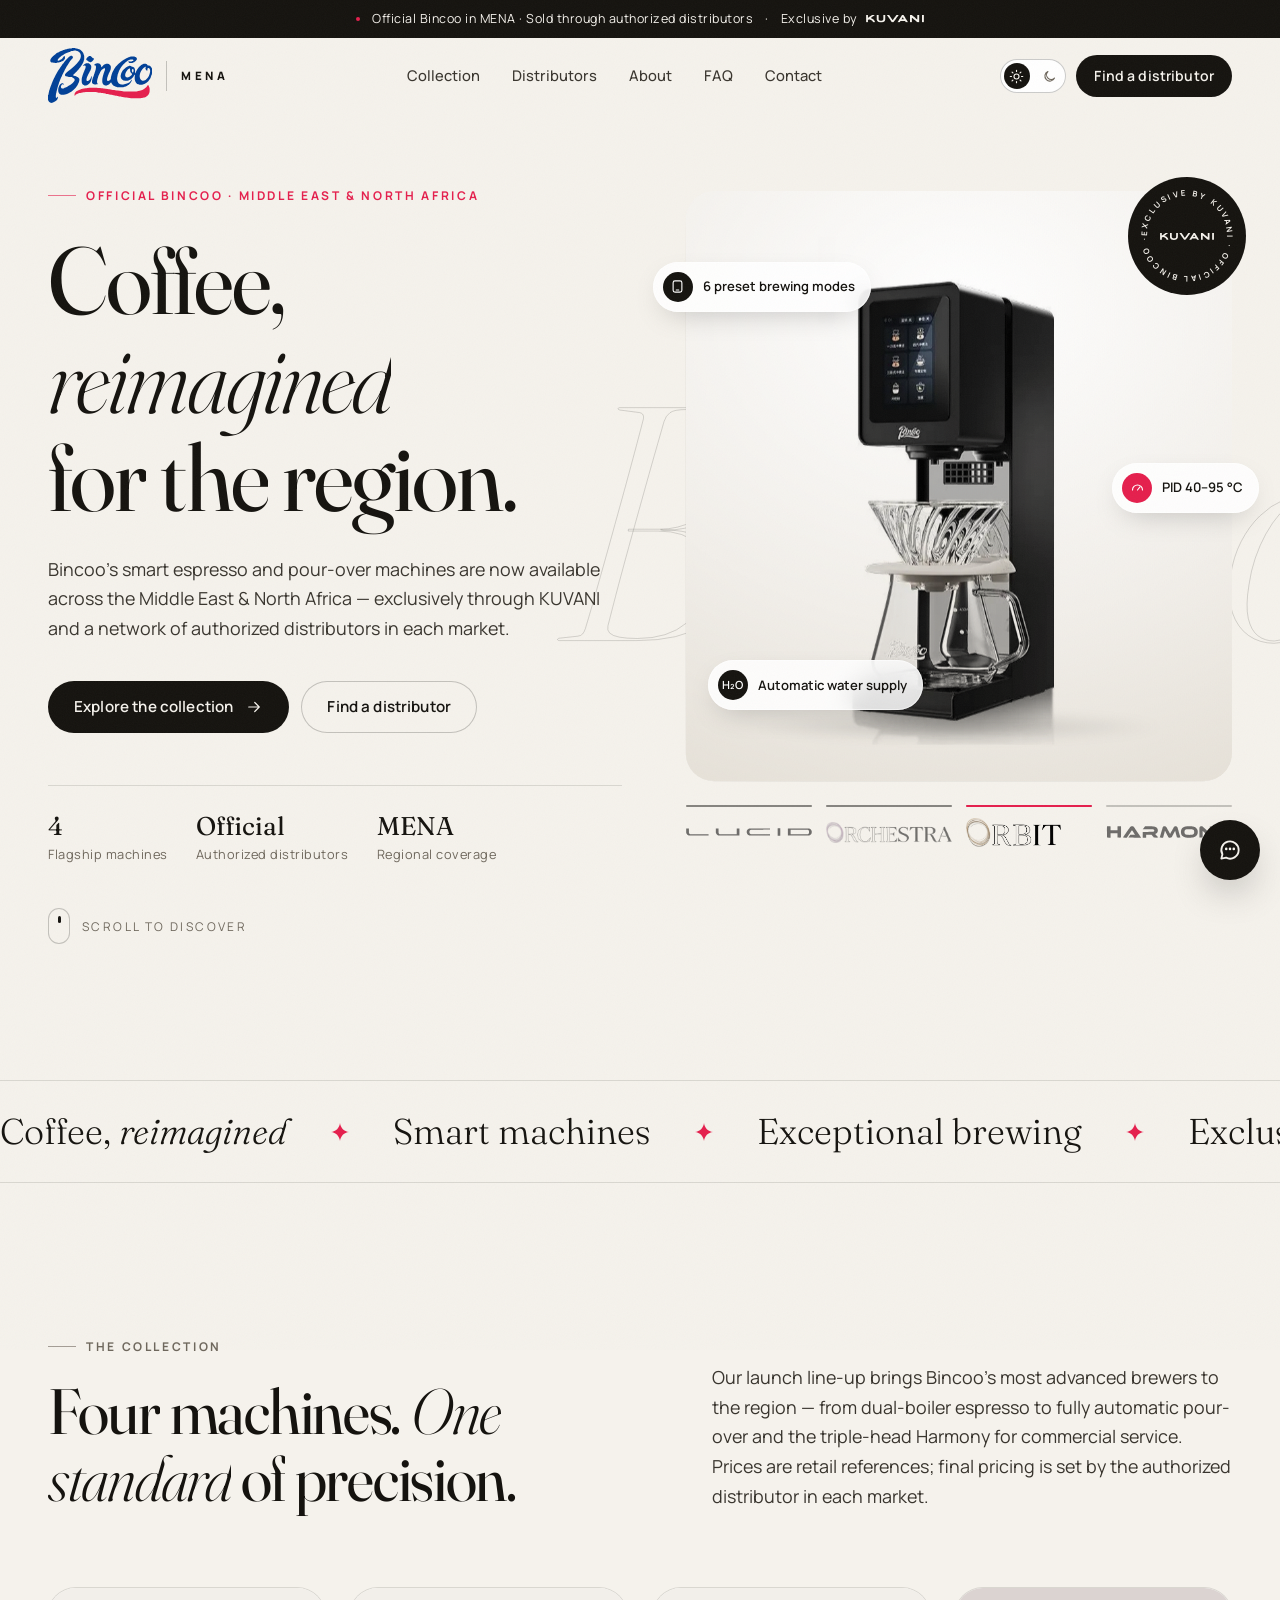
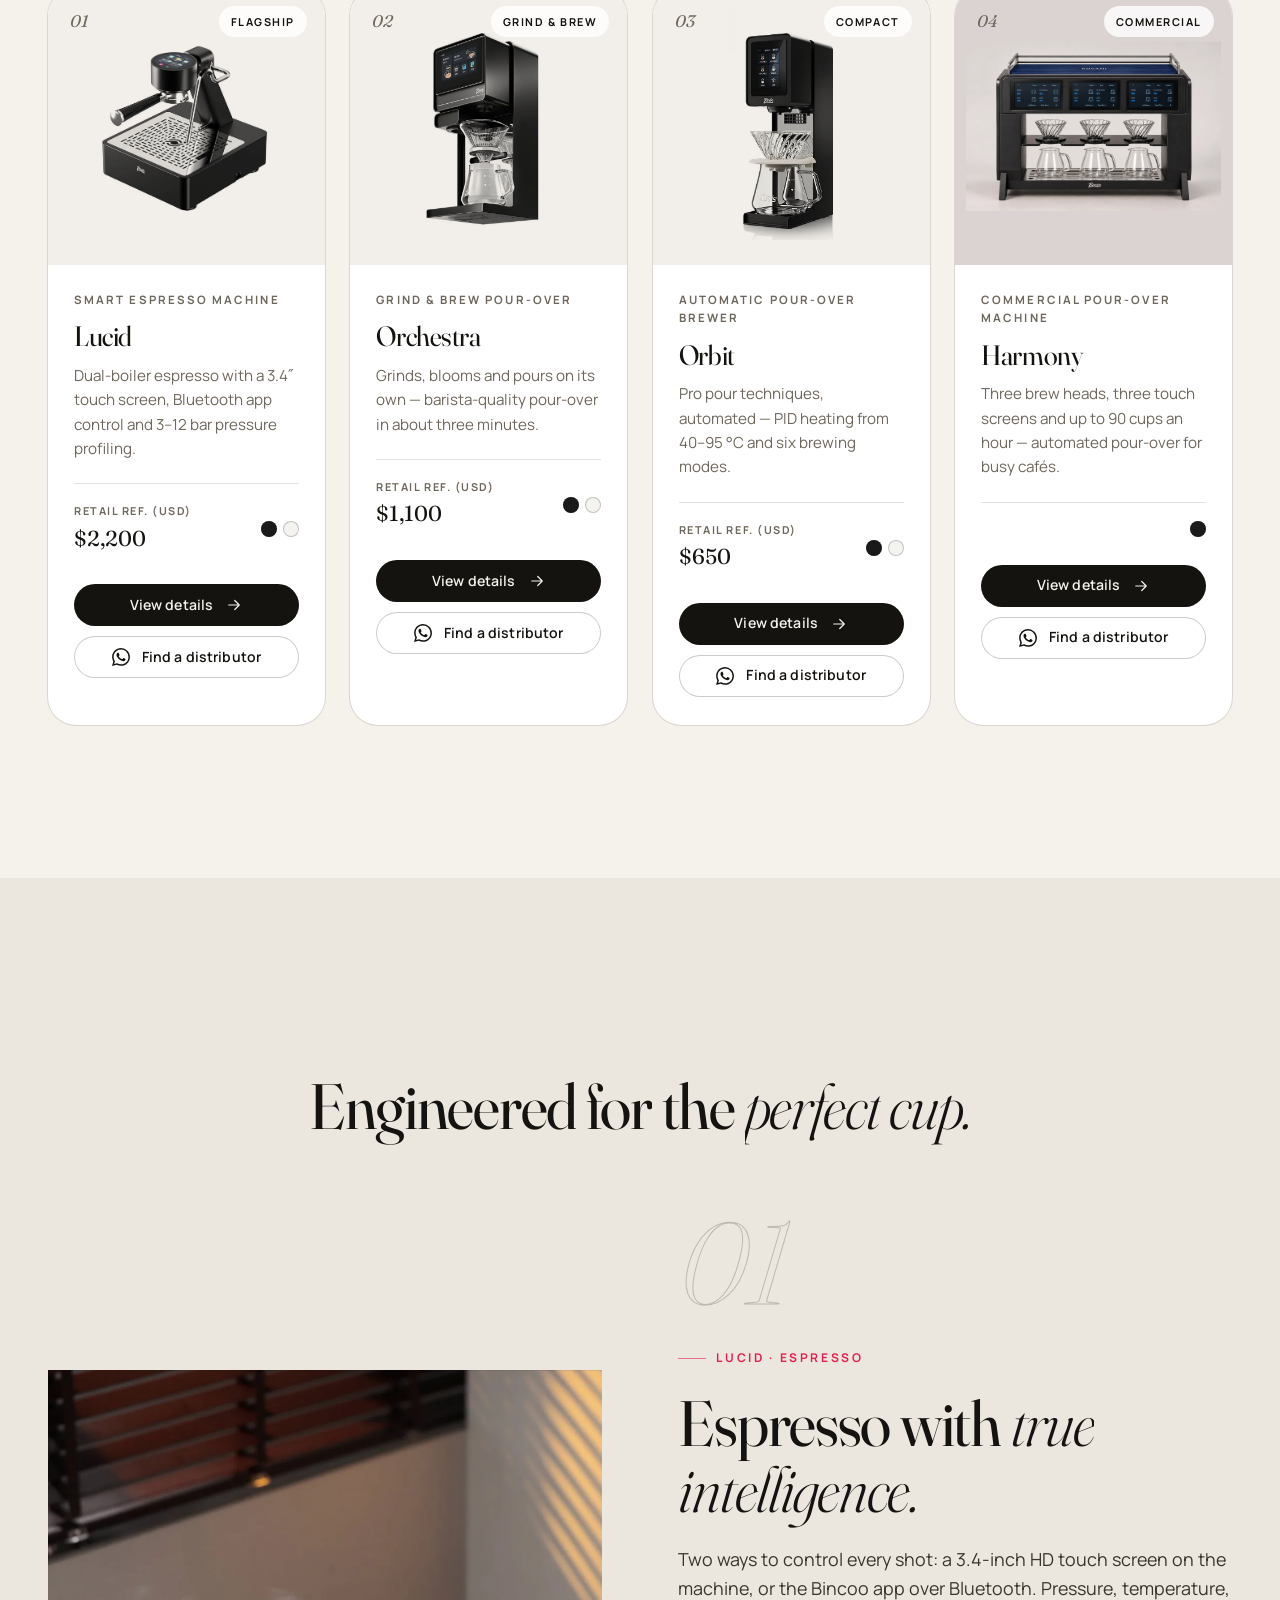
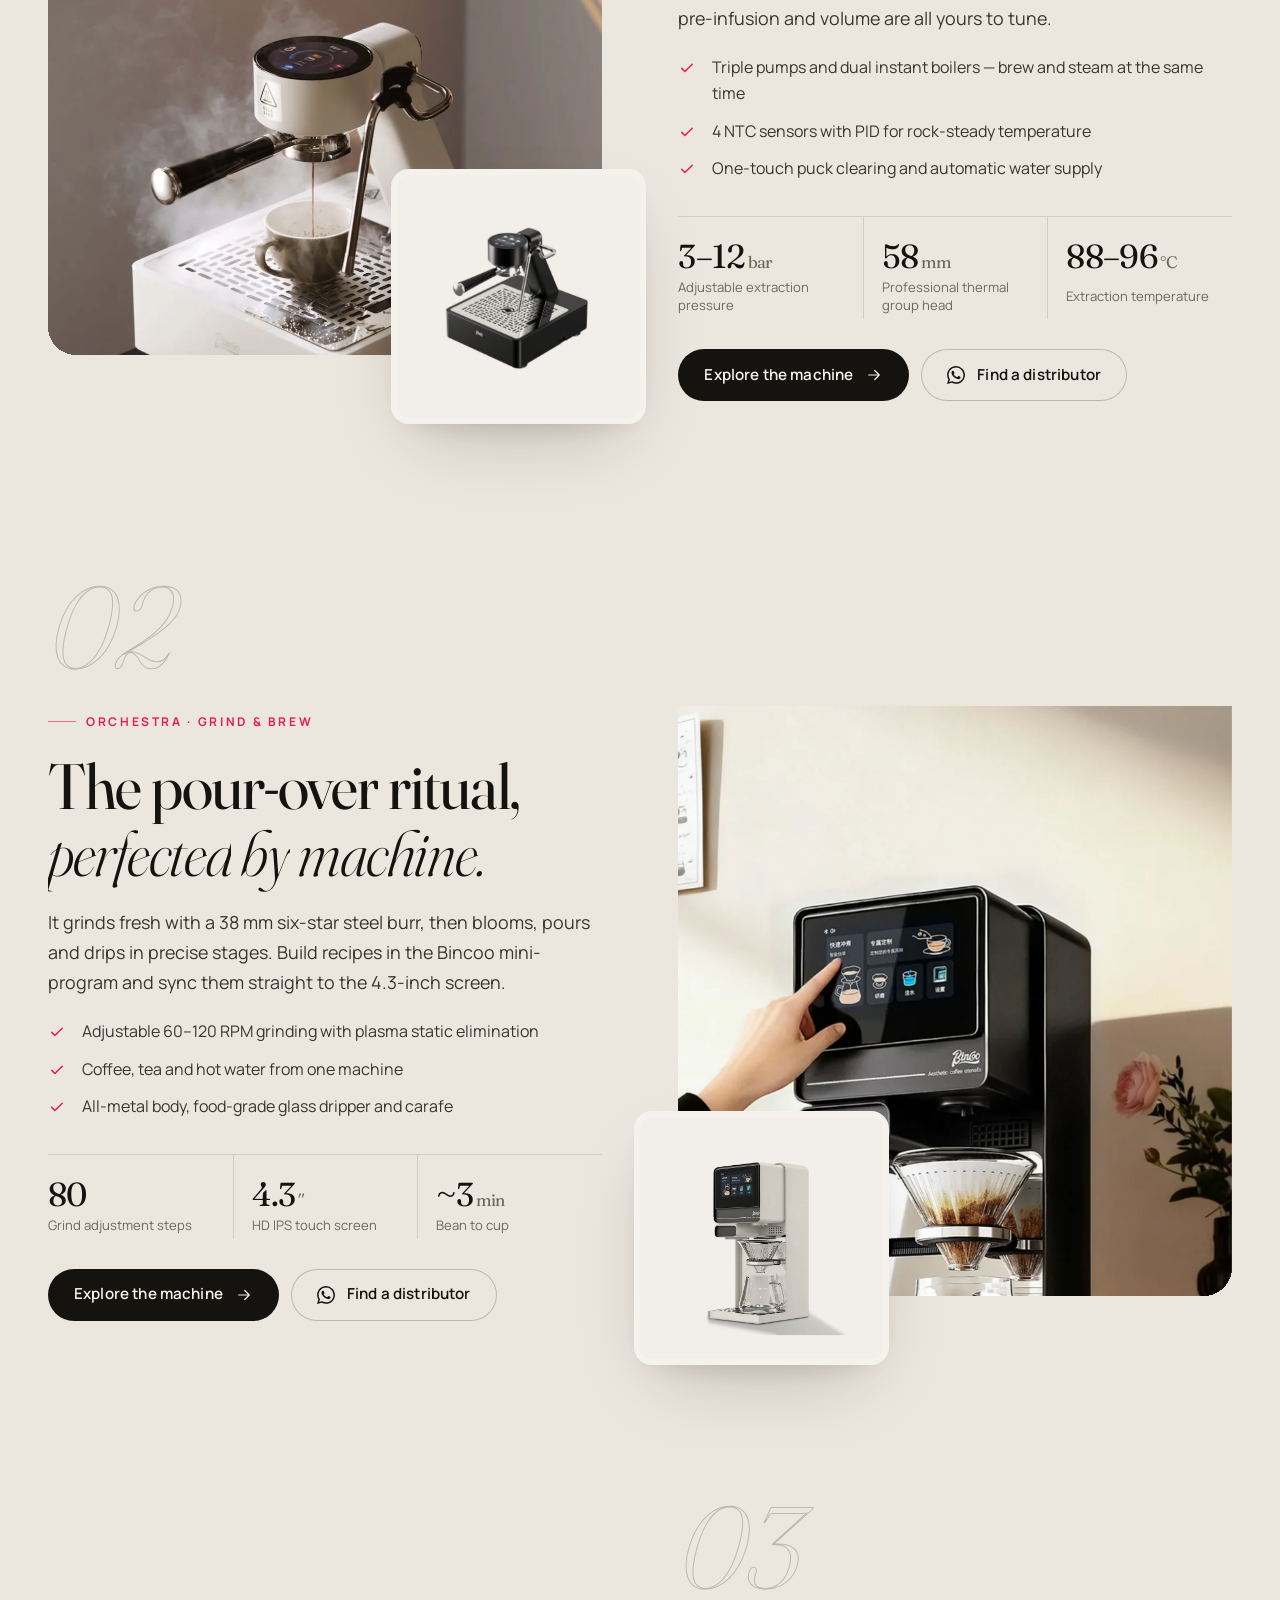
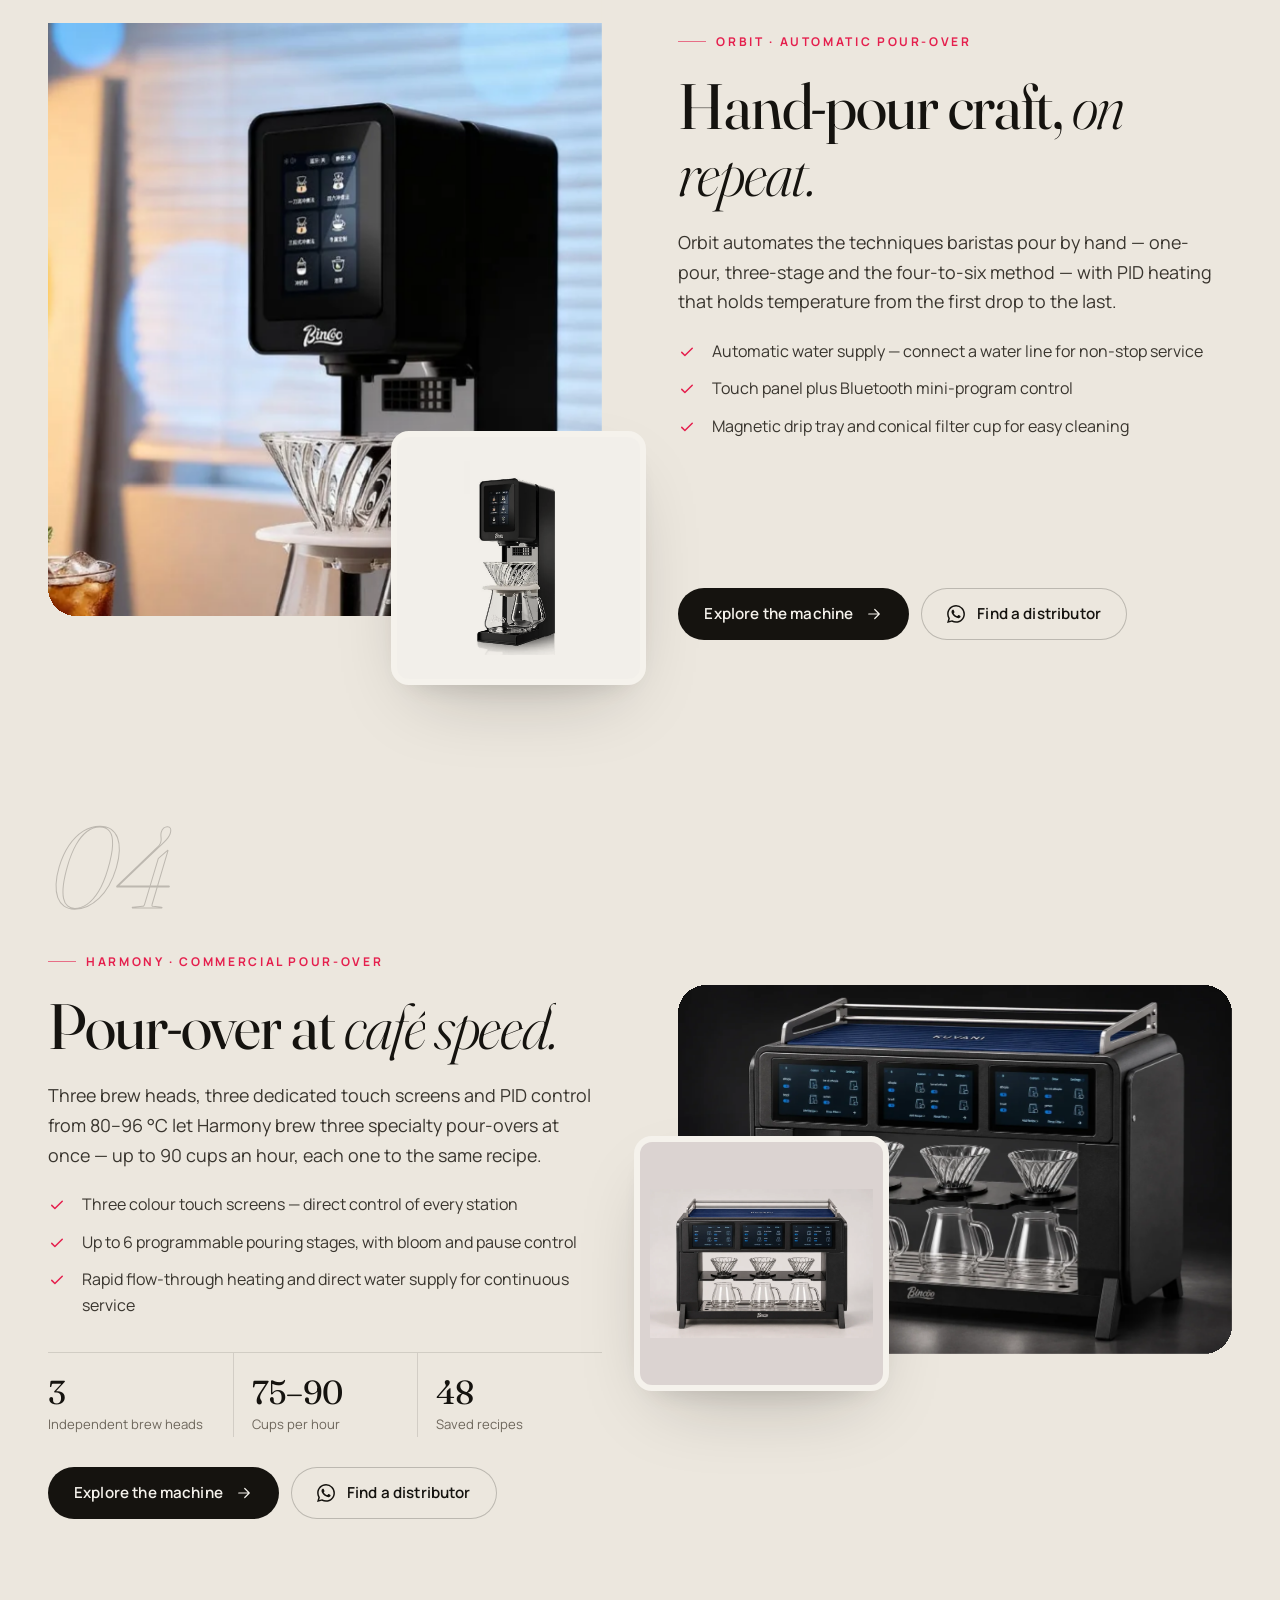
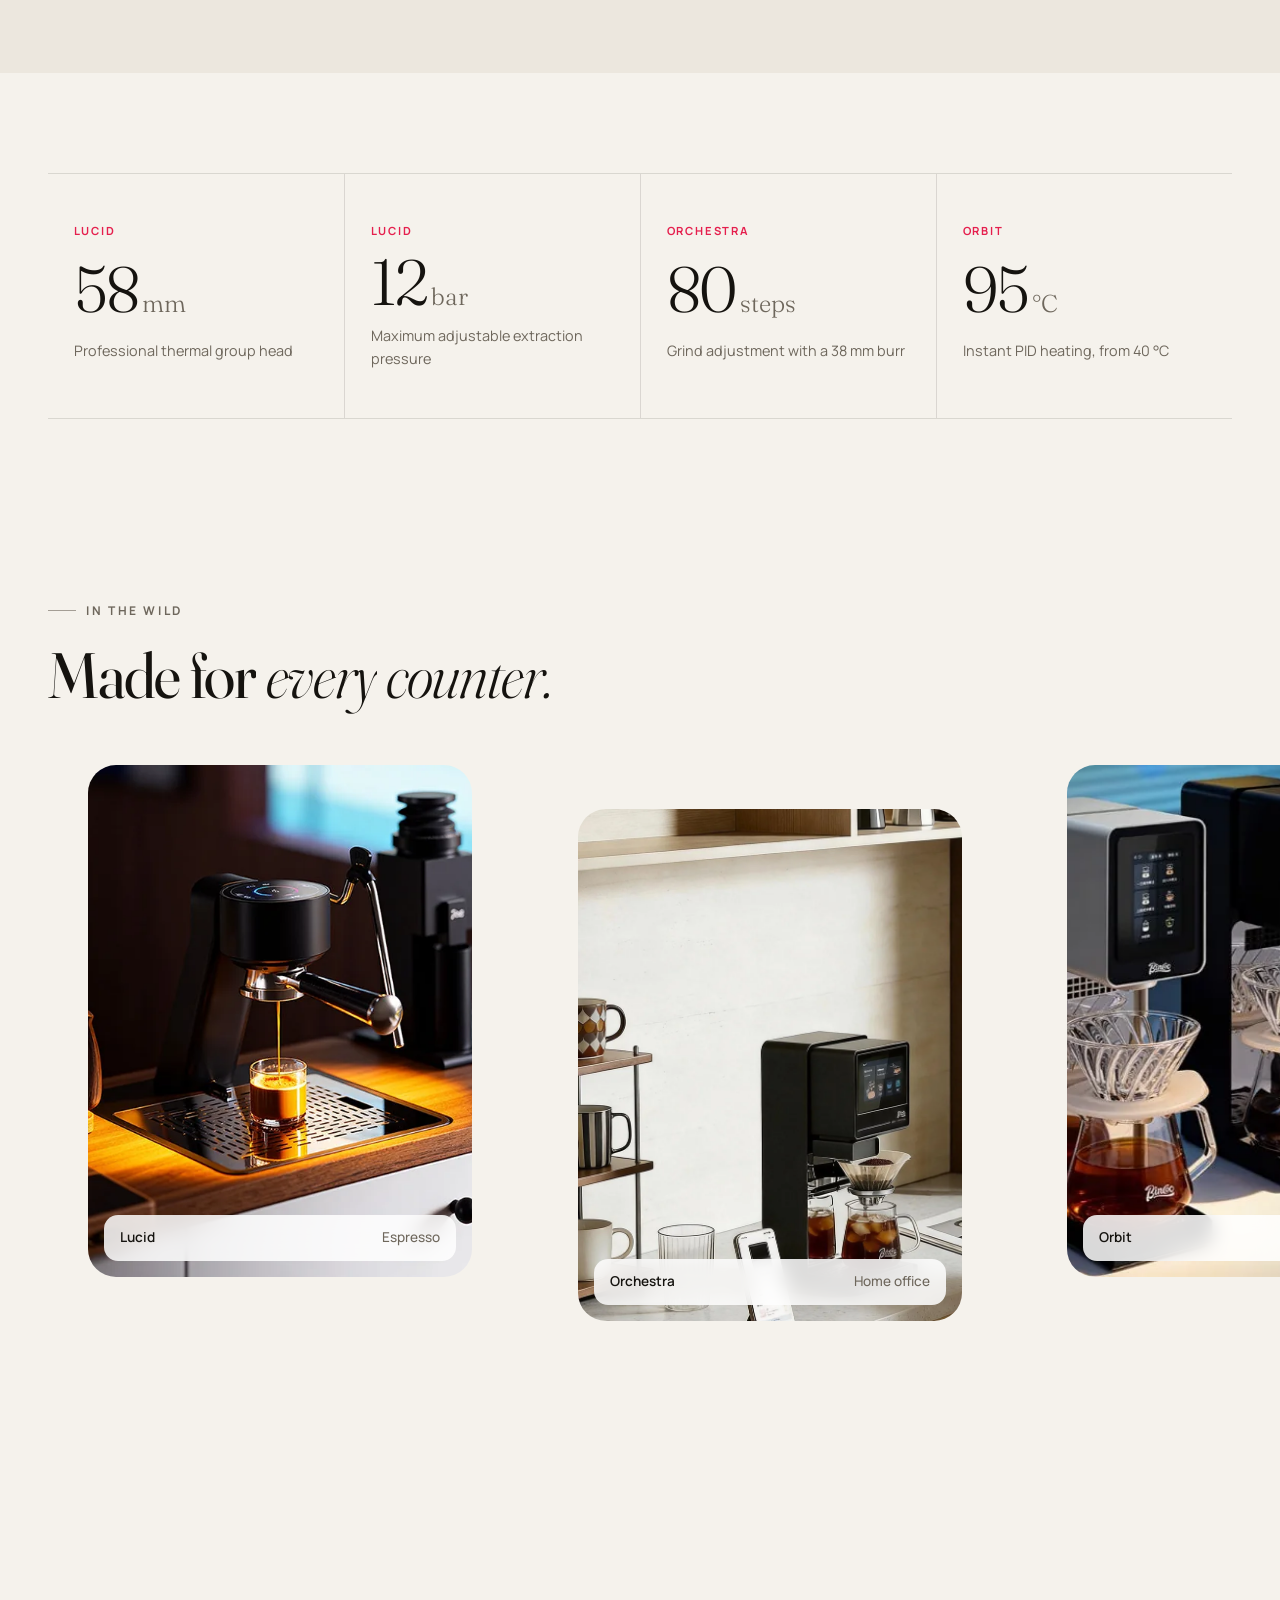
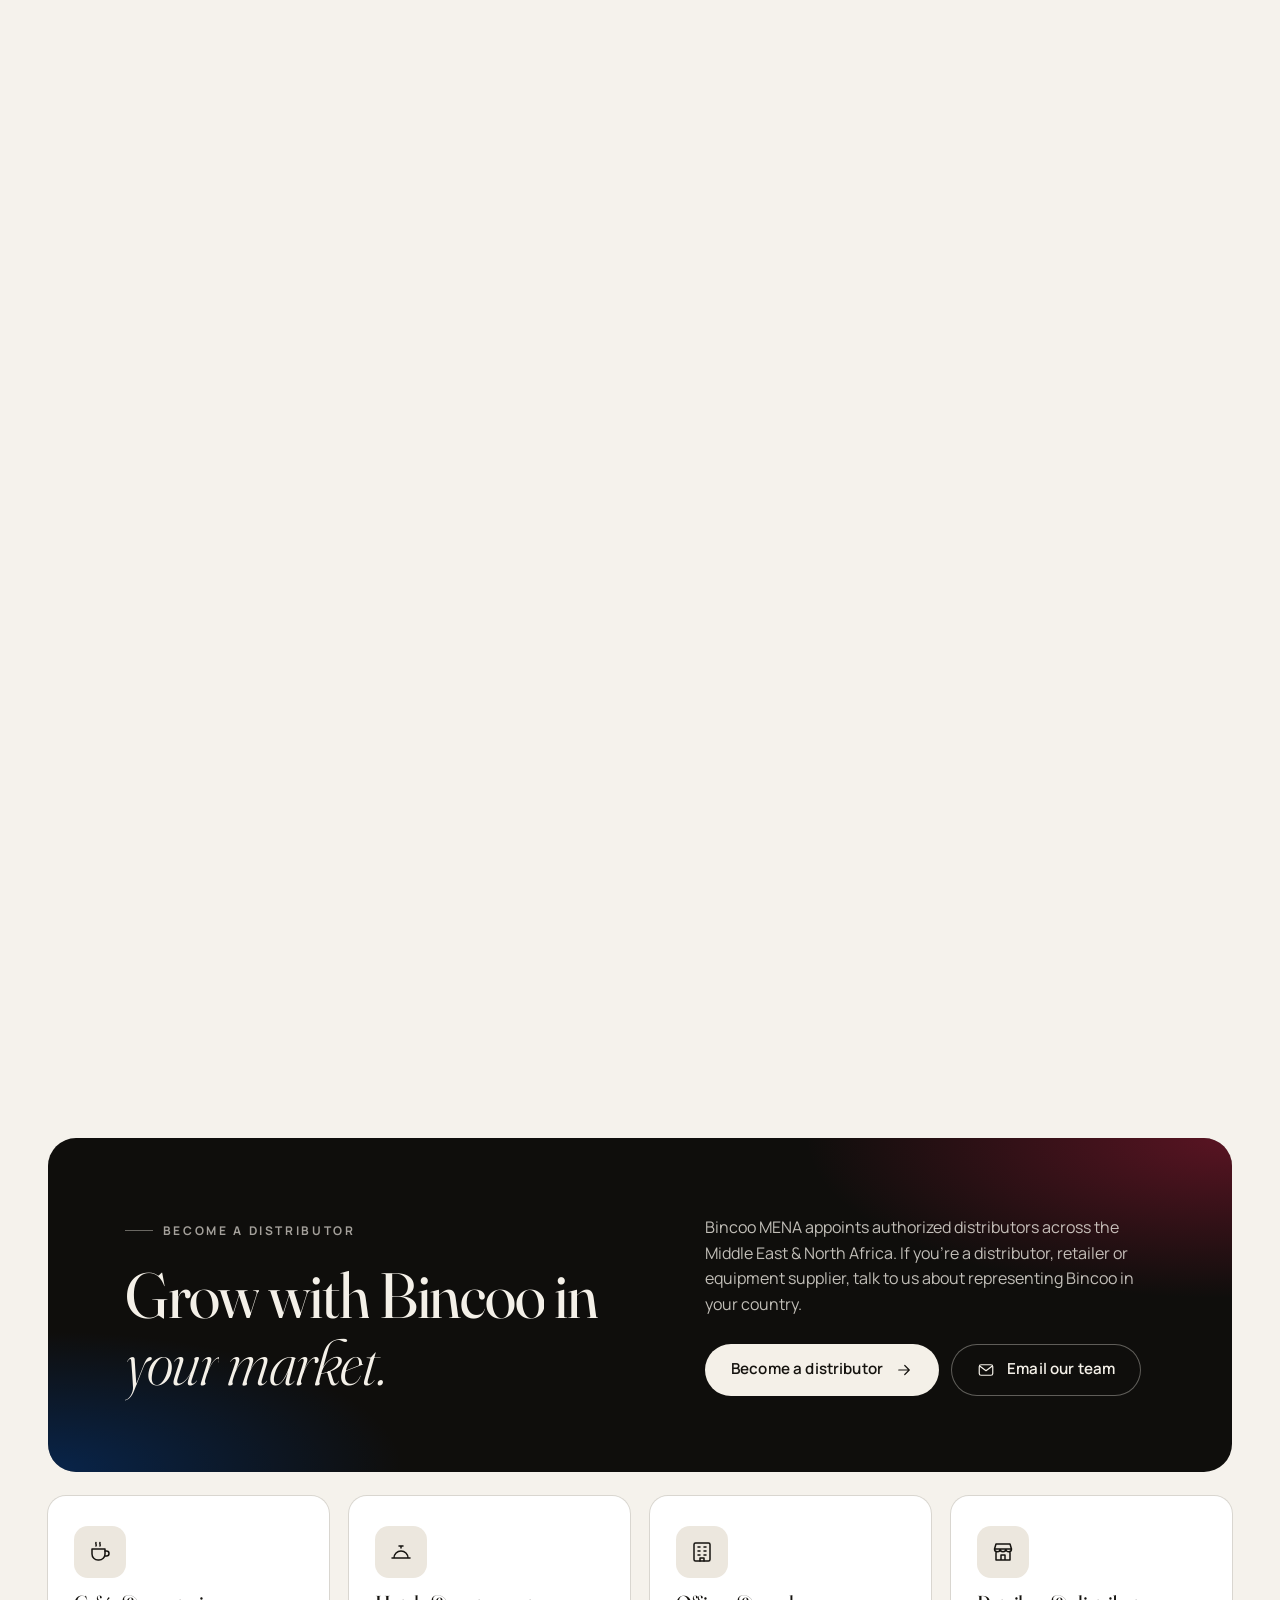
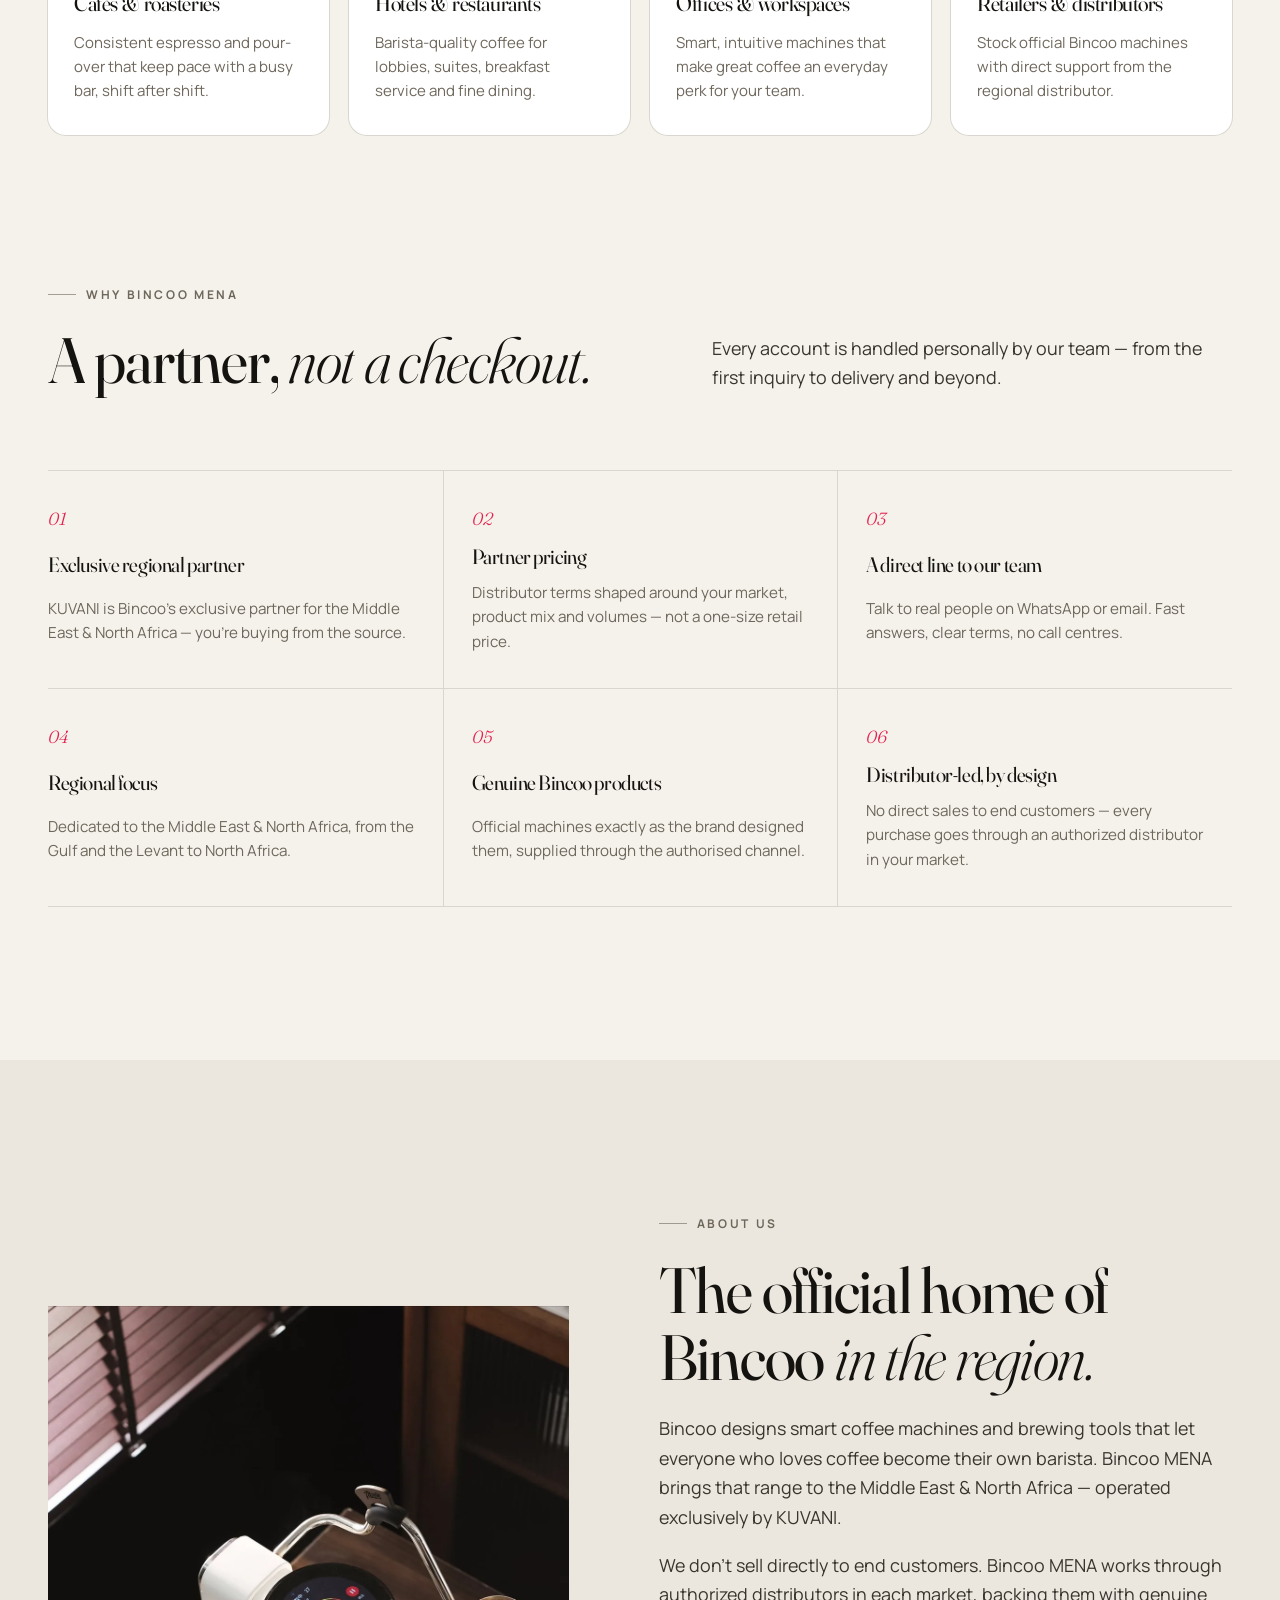
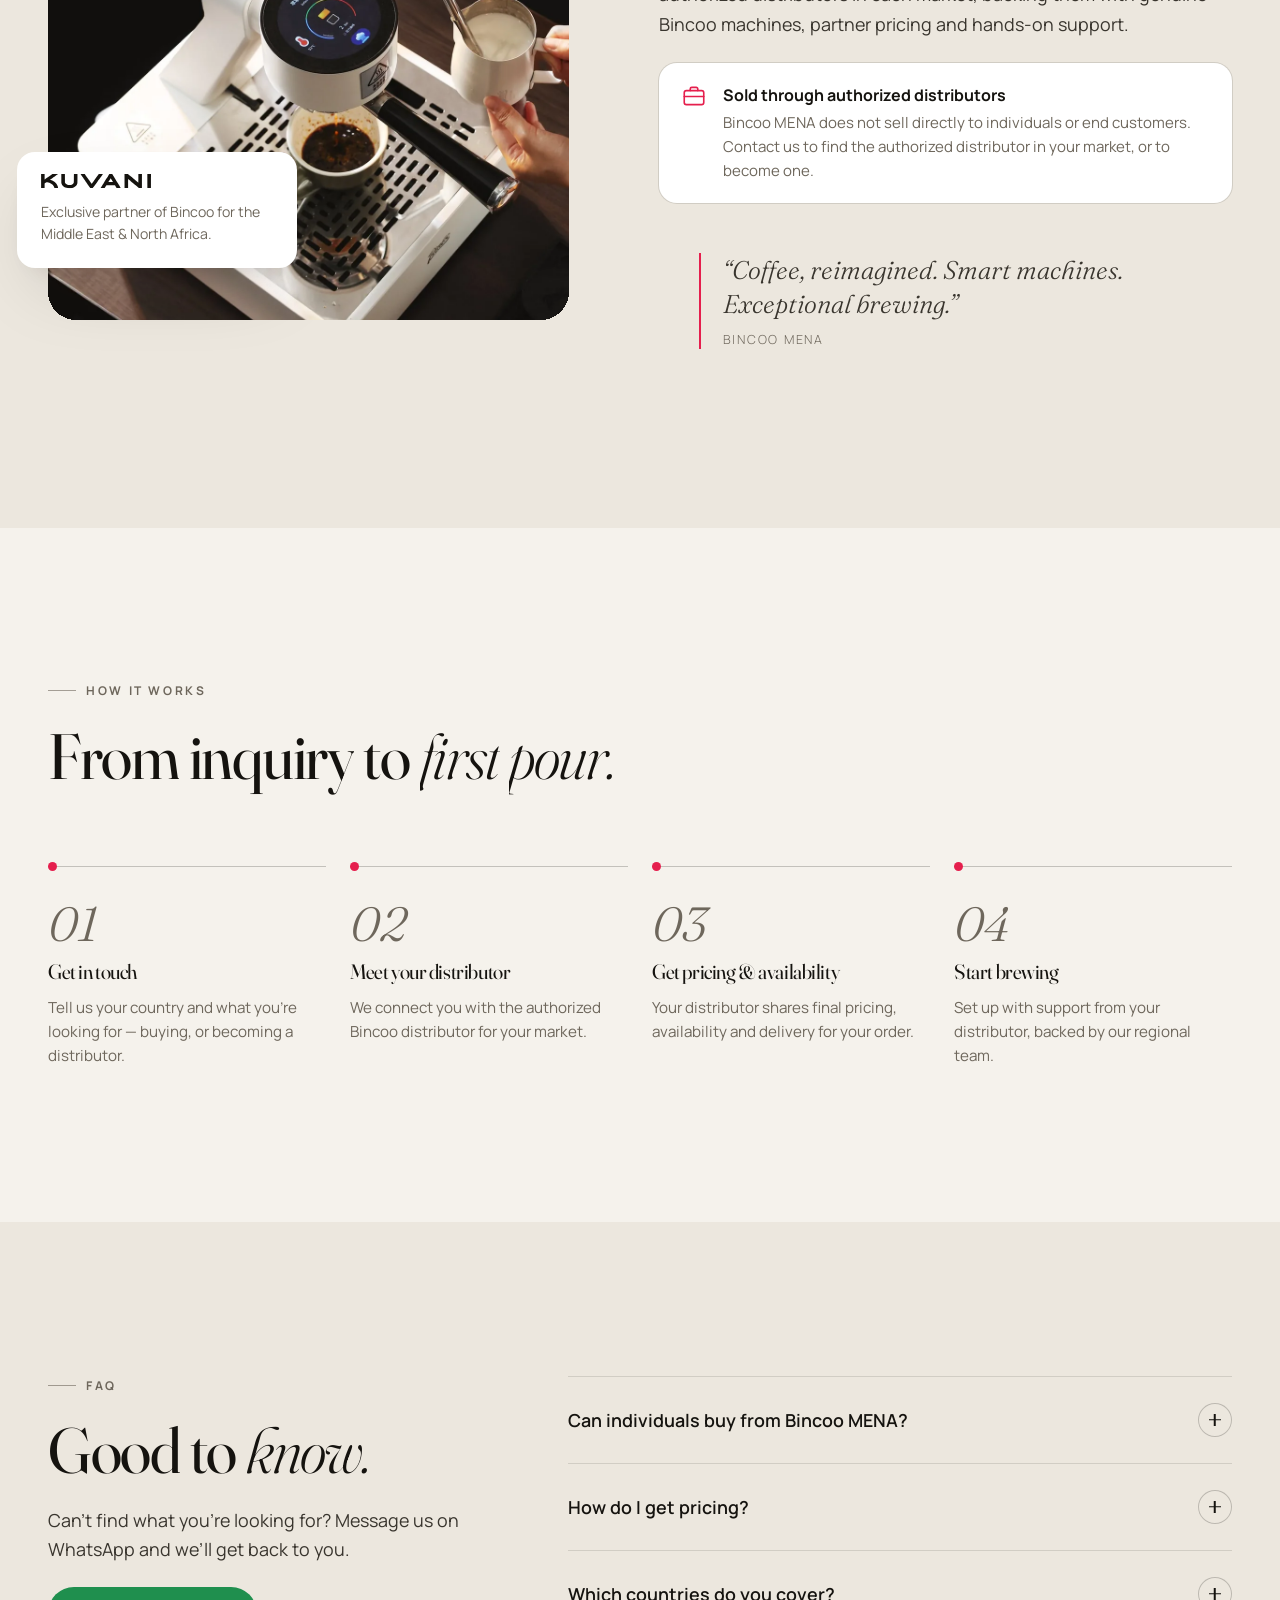
<file: index.html>
<!doctype html>
<html lang="en" data-theme="light">
<head>
  <meta charset="utf-8">
  <meta name="viewport" content="width=device-width, initial-scale=1, viewport-fit=cover">
  <title>Bincoo MENA — Official Bincoo Smart Coffee Machines | Exclusive by KUVANI</title>
  <meta name="description" content="The official home of Bincoo in the Middle East & North Africa, exclusive by KUVANI. Smart espresso and pour-over machines, available through authorized distributors.">
  <link rel="canonical" href="https://bincoo-mena.com/">
  <meta name="theme-color" content="#F5F2EC">
  <meta property="og:type" content="website">
  <meta property="og:site_name" content="Bincoo MENA">
  <meta property="og:title" content="Bincoo MENA — Official Bincoo Smart Coffee Machines | Exclusive by KUVANI">
  <meta property="og:description" content="The official home of Bincoo in the Middle East & North Africa, exclusive by KUVANI. Smart espresso and pour-over machines, available through authorized distributors.">
  <meta property="og:url" content="https://bincoo-mena.com/">
  <meta property="og:image" content="https://bincoo-mena.com/assets/img/og.jpg">
  <meta name="twitter:card" content="summary_large_image">
  <link rel="icon" href="favicon.svg" type="image/svg+xml">
  <link rel="icon" href="favicon-32.png" sizes="32x32" type="image/png">
  <link rel="apple-touch-icon" href="apple-touch-icon.png">
  <link rel="manifest" href="site.webmanifest">
  <script>(function(){var d=document.documentElement;d.classList.add('js');try{var t=localStorage.getItem('bm-theme');if(!t)t=matchMedia('(prefers-color-scheme: dark)').matches?'dark':'light';d.setAttribute('data-theme',t);if(sessionStorage.getItem('bm-visited'))d.classList.add('skip-preloader');}catch(e){}})();</script>
  <link rel="preconnect" href="https://fonts.googleapis.com">
  <link rel="preconnect" href="https://fonts.gstatic.com" crossorigin>
  <link rel="stylesheet" href="https://fonts.googleapis.com/css2?family=Fraunces:ital,opsz,wght@0,9..144,300..600;1,9..144,300..500&family=Manrope:wght@400;500;600;700;800&display=swap">
  <link rel="stylesheet" href="assets/css/style.css?v=26">
  <script type="application/ld+json">{"@context": "https://schema.org", "@type": "Organization", "name": "Bincoo MENA", "url": "https://bincoo-mena.com/", "logo": "https://bincoo-mena.com/assets/img/brand/bincoo-color.svg", "email": "bincoo@kuvani.com", "telephone": "+974 7051 0002", "description": "Official Bincoo distributor for the Middle East & North Africa, exclusive by KUVANI. Sold through authorized distributors.", "sameAs": ["https://www.instagram.com/bincoo.mena/"], "areaServed": "Middle East and North Africa", "parentOrganization": {"@type": "Organization", "name": "KUVANI"}}</script>
</head>
<body id="top">
  <a class="skip-link" href="#main">Skip to content</a>
  <div class="preloader" aria-hidden="true">
    <div class="preloader__inner">
      <svg class="logo-bincoo" viewBox="0 0 1720 910" role="img" aria-label="Bincoo"><use href="assets/img/brand/bincoo.svg#logo"/></svg>
      <div class="preloader__bar"><span></span></div>
      <div class="preloader__by">Exclusive by <svg class="logo-kuvani" viewBox="0 0 1620 209" role="img" aria-label="KUVANI"><use href="assets/img/brand/kuvani.svg#logo"/></svg></div>
    </div>
  </div>
  <div class="progress" aria-hidden="true"><span></span></div>

  <div class="topbar">
    <div class="container">
      <span class="topbar__dot"></span>
      <span>Official Bincoo in MENA <span class="topbar__long">&middot; Sold through authorized distributors</span></span>
      <span aria-hidden="true">&middot;</span>
      <span style="display:inline-flex;align-items:center;gap:8px">Exclusive by <svg class="logo-kuvani" viewBox="0 0 1620 209" role="img" aria-label="KUVANI"><use href="assets/img/brand/kuvani.svg#logo"/></svg></span>
    </div>
  </div>

  <header class="header">
    <div class="container">
      <a class="brand" href="#top" aria-label="Bincoo MENA home">
        <svg class="logo-bincoo" viewBox="0 0 1720 910" role="img" aria-label="Bincoo"><use href="assets/img/brand/bincoo.svg#logo"/></svg>
        <span class="brand__divider" aria-hidden="true"></span>
        <span class="brand__meta"><span class="brand__mena">MENA</span></span>
      </a>
      <nav class="nav" aria-label="Primary"><a href="#collection">Collection</a><a href="#business">Distributors</a><a href="#about">About</a><a href="#faq">FAQ</a><a href="#inquiry">Contact</a></nav>
      <div class="header__actions">
        <button class="theme-toggle" type="button" data-theme-toggle aria-label="Toggle dark theme" aria-pressed="false">
          <span class="theme-toggle__knob"></span><svg class="i-sun" viewBox="0 0 24 24" fill="none" stroke="currentColor" stroke-width="1.8" stroke-linecap="round" aria-hidden="true"><circle cx="12" cy="12" r="4"/><path d="M12 2v2M12 20v2M4.9 4.9l1.4 1.4M17.7 17.7l1.4 1.4M2 12h2M20 12h2M4.9 19.1l1.4-1.4M17.7 6.3l1.4-1.4"/></svg><svg class="i-moon" viewBox="0 0 24 24" fill="none" stroke="currentColor" stroke-width="1.8" stroke-linecap="round" stroke-linejoin="round" aria-hidden="true"><path d="M20 14.5A8 8 0 1 1 9.5 4a6.5 6.5 0 0 0 10.5 10.5z"/></svg>
        </button>
        <a class="btn btn--sm" href="#inquiry">Find a distributor</a>
        <button class="burger" type="button" aria-label="Open menu" aria-expanded="false" aria-controls="mobile-menu"><span></span><span></span></button>
      </div>
    </div>
  </header>

  <div class="mobile-menu" id="mobile-menu">
    <nav aria-label="Mobile"><a href="#collection">Collection</a><a href="#business">Distributors</a><a href="#about">About</a><a href="#faq">FAQ</a><a href="#inquiry">Contact</a><a href="#inquiry">Find a distributor</a></nav>
    <div class="mobile-menu__foot">
      <a href="https://wa.me/97470510002">WhatsApp &middot; +974 7051 0002</a>
      <a href="mailto:bincoo@kuvani.com">bincoo@kuvani.com</a>
      <span>Exclusive by KUVANI &middot; Authorized distributors</span>
    </div>
  </div>

  <main id="main">
    <!-- Hero -->
    <section class="hero">
      <div class="container hero__grid">
        <div class="hero__copy">
          <span class="eyebrow eyebrow--accent" data-intro style="--d:.1s">Official Bincoo &middot; Middle East &amp; North Africa</span>
          <h1 class="hero__title" data-split>Coffee, <em>reimagined</em><br>for the region.</h1>
          <p class="lead" data-intro style="--d:.55s">Bincoo&rsquo;s smart espresso and pour-over machines are now available across the Middle East &amp; North Africa &mdash; exclusively through KUVANI and a network of authorized distributors in each market.</p>
          <div class="hero__ctas" data-intro style="--d:.7s">
            <a class="btn" href="#collection">Explore the collection <svg class="arrow" viewBox="0 0 24 24" fill="none" stroke="currentColor" stroke-width="1.6" stroke-linecap="round" stroke-linejoin="round" aria-hidden="true"><path d="M5 12h14M13 6l6 6-6 6"/></svg></a>
            <a class="btn btn--ghost" href="#inquiry">Find a distributor</a>
          </div>
          <div class="hero__meta" data-intro style="--d:.85s">
            <div><strong>4</strong><span>Flagship machines</span></div>
            <div><strong>Official</strong><span>Authorized distributors</span></div>
            <div><strong>MENA</strong><span>Regional coverage</span></div>
          </div>
        </div>
        <div class="hero__visual" data-intro style="--d:.2s">
          <span class="hero__watermark" aria-hidden="true">Bincoo</span>
          <div class="hero__tile">
            <div class="hero__slides" data-parallax="0.06"><img src="assets/img/products/s2-black.webp" alt="Bincoo Lucid smart espresso machine in black" class="hero__slide is-active" fetchpriority="high"><img src="assets/img/products/po-black.webp" alt="Bincoo Orchestra grind and brew pour-over machine in black" class="hero__slide" decoding="async"><img src="assets/img/products/cp-black.webp" alt="Bincoo Orbit automatic pour-over brewer in black" class="hero__slide" decoding="async"><img src="assets/img/products/po6-front.webp" alt="Bincoo Harmony triple-head commercial pour-over machine" class="hero__slide hero__slide--photo" decoding="async" data-bg="#dbd3d1"></div>
            <a class="hero__tile-link" href="products/lucid.html" aria-label="View Lucid"></a>
          </div>
          <div class="hero__chips is-active" aria-hidden="false"><span class="chip chip--1"><i><svg viewBox="0 0 24 24" fill="none" stroke="currentColor" stroke-width="1.8" aria-hidden="true"><rect x="5" y="3" width="14" height="18" rx="3"/><path d="M10 17.5h4" stroke-linecap="round"/></svg></i>3.4&Prime; touch screen + app</span><span class="chip chip--2"><i class="red"><svg viewBox="0 0 24 24" fill="none" stroke="currentColor" stroke-width="1.8" stroke-linecap="round" aria-hidden="true"><path d="M4 16a8 8 0 1 1 16 0"/><path d="m12 16 4-5"/></svg></i>3&ndash;12 bar profiling</span><span class="chip chip--3"><i>58</i>mm professional group head</span></div><div class="hero__chips" aria-hidden="true"><span class="chip chip--1"><i><svg viewBox="0 0 24 24" fill="none" stroke="currentColor" stroke-width="1.8" aria-hidden="true"><rect x="5" y="3" width="14" height="18" rx="3"/><path d="M10 17.5h4" stroke-linecap="round"/></svg></i>4.3&Prime; HD touch screen</span><span class="chip chip--2"><i class="red">80</i>step burr grinder</span><span class="chip chip--3"><i>3&prime;</i>Bean to cup in ~3 min</span></div><div class="hero__chips" aria-hidden="true"><span class="chip chip--1"><i><svg viewBox="0 0 24 24" fill="none" stroke="currentColor" stroke-width="1.8" aria-hidden="true"><rect x="5" y="3" width="14" height="18" rx="3"/><path d="M10 17.5h4" stroke-linecap="round"/></svg></i>6 preset brewing modes</span><span class="chip chip--2"><i class="red"><svg viewBox="0 0 24 24" fill="none" stroke="currentColor" stroke-width="1.8" stroke-linecap="round" aria-hidden="true"><path d="M4 16a8 8 0 1 1 16 0"/><path d="m12 16 4-5"/></svg></i>PID 40&ndash;95 &deg;C</span><span class="chip chip--3"><i>H&#8322;O</i>Automatic water supply</span></div><div class="hero__chips" aria-hidden="true"><span class="chip chip--1"><i><svg viewBox="0 0 24 24" fill="none" stroke="currentColor" stroke-width="1.8" aria-hidden="true"><rect x="5" y="3" width="14" height="18" rx="3"/><path d="M10 17.5h4" stroke-linecap="round"/></svg></i>3 heads &middot; 3 touch screens</span><span class="chip chip--2"><i class="red">90</i>cups per hour</span><span class="chip chip--3"><i><svg viewBox="0 0 24 24" fill="none" stroke="currentColor" stroke-width="1.8" stroke-linecap="round" aria-hidden="true"><path d="M4 16a8 8 0 1 1 16 0"/><path d="m12 16 4-5"/></svg></i>PID 80&ndash;96 &deg;C</span></div>
          <div class="hero__nav" aria-label="Featured machines"><button class="hero__dot is-active" type="button" data-slide="0" data-href="products/lucid.html" data-name="Lucid" aria-label="Show Lucid" aria-current="true"><span class="hero__dot-bar"><i></i></span><span class="hero__dot-logo hero__dot-logo--lucid"><img class="mlogo mlogo--light" src="assets/img/brand/machines/lucid-black.svg" alt="" aria-hidden="true"><img class="mlogo mlogo--dark" src="assets/img/brand/machines/lucid-white.svg" alt="" aria-hidden="true"><span class="sr-only">Lucid</span></span></button><button class="hero__dot" type="button" data-slide="1" data-href="products/orchestra.html" data-name="Orchestra" aria-label="Show Orchestra" aria-current="false"><span class="hero__dot-bar"><i></i></span><span class="hero__dot-logo hero__dot-logo--orchestra"><img class="mlogo mlogo--light" src="assets/img/brand/machines/orchestra-black.webp" alt="" aria-hidden="true"><img class="mlogo mlogo--dark" src="assets/img/brand/machines/orchestra-white.webp" alt="" aria-hidden="true"><span class="sr-only">Orchestra</span></span></button><button class="hero__dot" type="button" data-slide="2" data-href="products/orbit.html" data-name="Orbit" aria-label="Show Orbit" aria-current="false"><span class="hero__dot-bar"><i></i></span><span class="hero__dot-logo hero__dot-logo--orbit"><img class="mlogo mlogo--light" src="assets/img/brand/machines/orbit-black.webp" alt="" aria-hidden="true"><img class="mlogo mlogo--dark" src="assets/img/brand/machines/orbit-white.webp" alt="" aria-hidden="true"><span class="sr-only">Orbit</span></span></button><button class="hero__dot" type="button" data-slide="3" data-href="products/harmony.html" data-name="Harmony" aria-label="Show Harmony" aria-current="false"><span class="hero__dot-bar"><i></i></span><span class="hero__dot-logo hero__dot-logo--harmony"><img class="mlogo mlogo--light" src="assets/img/brand/machines/harmony-black.svg" alt="" aria-hidden="true"><img class="mlogo mlogo--dark" src="assets/img/brand/machines/harmony-white.svg" alt="" aria-hidden="true"><span class="sr-only">Harmony</span></span></button></div>
          <div class="hero__badge" aria-label="Exclusive by KUVANI">
            <svg class="ring" viewBox="0 0 100 100" aria-hidden="true"><defs><path id="ring-path" d="M50 50m-38 0a38 38 0 1 1 76 0a38 38 0 1 1-76 0"/></defs><text><textPath href="#ring-path" textLength="236" lengthAdjust="spacing">Exclusive by Kuvani &middot; Official Bincoo &middot;</textPath></text></svg>
            <svg class="logo-kuvani" viewBox="0 0 1620 209" role="img" aria-label="KUVANI"><use href="assets/img/brand/kuvani.svg#logo"/></svg>
          </div>
        </div>
      </div>
      <div class="container"><a class="scroll-cue" href="#collection" data-intro style="--d:1s"><span></span>Scroll to discover</a></div>
    </section>

    <div class="marquee" aria-hidden="true"><div class="marquee__track"><div class="marquee__group"><span class="marquee__item">Coffee, <em>reimagined</em></span><svg class="marquee__star" viewBox="0 0 24 24" fill="currentColor" aria-hidden="true"><path d="M12 0c.6 6.4 5.6 11.4 12 12-6.4.6-11.4 5.6-12 12-.6-6.4-5.6-11.4-12-12C6.4 11.4 11.4 6.4 12 0z"/></svg><span class="marquee__item">Smart machines</span><svg class="marquee__star" viewBox="0 0 24 24" fill="currentColor" aria-hidden="true"><path d="M12 0c.6 6.4 5.6 11.4 12 12-6.4.6-11.4 5.6-12 12-.6-6.4-5.6-11.4-12-12C6.4 11.4 11.4 6.4 12 0z"/></svg><span class="marquee__item">Exceptional brewing</span><svg class="marquee__star" viewBox="0 0 24 24" fill="currentColor" aria-hidden="true"><path d="M12 0c.6 6.4 5.6 11.4 12 12-6.4.6-11.4 5.6-12 12-.6-6.4-5.6-11.4-12-12C6.4 11.4 11.4 6.4 12 0z"/></svg><span class="marquee__item">Exclusive by KUVANI</span><svg class="marquee__star" viewBox="0 0 24 24" fill="currentColor" aria-hidden="true"><path d="M12 0c.6 6.4 5.6 11.4 12 12-6.4.6-11.4 5.6-12 12-.6-6.4-5.6-11.4-12-12C6.4 11.4 11.4 6.4 12 0z"/></svg><span class="marquee__item">Middle East &amp; North Africa</span><svg class="marquee__star" viewBox="0 0 24 24" fill="currentColor" aria-hidden="true"><path d="M12 0c.6 6.4 5.6 11.4 12 12-6.4.6-11.4 5.6-12 12-.6-6.4-5.6-11.4-12-12C6.4 11.4 11.4 6.4 12 0z"/></svg><span class="marquee__item">For business <em>only</em></span><svg class="marquee__star" viewBox="0 0 24 24" fill="currentColor" aria-hidden="true"><path d="M12 0c.6 6.4 5.6 11.4 12 12-6.4.6-11.4 5.6-12 12-.6-6.4-5.6-11.4-12-12C6.4 11.4 11.4 6.4 12 0z"/></svg></div><div class="marquee__group"><span class="marquee__item">Coffee, <em>reimagined</em></span><svg class="marquee__star" viewBox="0 0 24 24" fill="currentColor" aria-hidden="true"><path d="M12 0c.6 6.4 5.6 11.4 12 12-6.4.6-11.4 5.6-12 12-.6-6.4-5.6-11.4-12-12C6.4 11.4 11.4 6.4 12 0z"/></svg><span class="marquee__item">Smart machines</span><svg class="marquee__star" viewBox="0 0 24 24" fill="currentColor" aria-hidden="true"><path d="M12 0c.6 6.4 5.6 11.4 12 12-6.4.6-11.4 5.6-12 12-.6-6.4-5.6-11.4-12-12C6.4 11.4 11.4 6.4 12 0z"/></svg><span class="marquee__item">Exceptional brewing</span><svg class="marquee__star" viewBox="0 0 24 24" fill="currentColor" aria-hidden="true"><path d="M12 0c.6 6.4 5.6 11.4 12 12-6.4.6-11.4 5.6-12 12-.6-6.4-5.6-11.4-12-12C6.4 11.4 11.4 6.4 12 0z"/></svg><span class="marquee__item">Exclusive by KUVANI</span><svg class="marquee__star" viewBox="0 0 24 24" fill="currentColor" aria-hidden="true"><path d="M12 0c.6 6.4 5.6 11.4 12 12-6.4.6-11.4 5.6-12 12-.6-6.4-5.6-11.4-12-12C6.4 11.4 11.4 6.4 12 0z"/></svg><span class="marquee__item">Middle East &amp; North Africa</span><svg class="marquee__star" viewBox="0 0 24 24" fill="currentColor" aria-hidden="true"><path d="M12 0c.6 6.4 5.6 11.4 12 12-6.4.6-11.4 5.6-12 12-.6-6.4-5.6-11.4-12-12C6.4 11.4 11.4 6.4 12 0z"/></svg><span class="marquee__item">For business <em>only</em></span><svg class="marquee__star" viewBox="0 0 24 24" fill="currentColor" aria-hidden="true"><path d="M12 0c.6 6.4 5.6 11.4 12 12-6.4.6-11.4 5.6-12 12-.6-6.4-5.6-11.4-12-12C6.4 11.4 11.4 6.4 12 0z"/></svg></div></div></div>

    <!-- Collection -->
    <section class="section" id="collection">
      <div class="container">
        <div class="section-head section-head--split">
          <div style="display:grid;gap:22px">
            <span class="eyebrow" data-reveal>The collection</span>
            <h2 data-split>Four machines. <em>One standard</em> of precision.</h2>
          </div>
          <p class="lead" data-reveal>Our launch line-up brings Bincoo&rsquo;s most advanced brewers to the region &mdash; from dual-boiler espresso to fully automatic pour-over and the triple-head Harmony for commercial service. Prices are retail references; final pricing is set by the authorized distributor in each market.</p>
        </div>
        <div class="products-grid" data-stagger=".12">
      <article class="p-card" data-reveal>
        <a class="p-card__link" href="products/lucid.html" aria-label="View Lucid"></a>
        <div class="p-card__media">
          <span class="p-card__index">01</span>
          <span class="p-card__tag">Flagship</span>
          <img src="assets/img/products/s2-black.webp" alt="Bincoo Lucid Smart Espresso Machine" class="main" loading="lazy" decoding="async">
          <img src="assets/img/products/s2-white.webp" alt="Lucid in white" class="alt" loading="lazy" decoding="async">
        </div>
        <div class="p-card__body">
          <span class="p-card__cat">Smart Espresso Machine</span>
          <h3 class="p-card__name">Lucid</h3>
          <p class="p-card__desc">Dual-boiler espresso with a 3.4&Prime; touch screen, Bluetooth app control and 3&ndash;12 bar pressure profiling.</p>
          <div class="p-card__foot">
            <div class="price"><small>Retail ref. (USD)</small><strong>$2,200</strong></div>
            <div class="swatches" aria-label="Available in black and white"><span class="swatch swatch--black"></span><span class="swatch swatch--white"></span></div>
          </div>
          <div class="p-card__actions">
            <a class="btn btn--sm" href="products/lucid.html">View details <svg class="arrow" viewBox="0 0 24 24" fill="none" stroke="currentColor" stroke-width="1.6" stroke-linecap="round" stroke-linejoin="round" aria-hidden="true"><path d="M5 12h14M13 6l6 6-6 6"/></svg></a>
            <a class="btn btn--sm btn--ghost" href="#" data-wa="Bincoo Lucid Smart Espresso Machine"><svg viewBox="0 0 24 24" fill="currentColor" aria-hidden="true"><path d="M17.47 14.38c-.3-.15-1.76-.87-2.03-.97-.27-.1-.47-.15-.67.15-.2.3-.77.97-.94 1.16-.17.2-.35.22-.64.08-.3-.15-1.26-.47-2.39-1.48-.88-.79-1.48-1.76-1.65-2.06-.17-.3-.02-.46.13-.6.13-.14.3-.35.45-.52.15-.18.2-.3.3-.5.1-.2.05-.37-.03-.52-.07-.15-.67-1.61-.92-2.2-.24-.58-.49-.5-.67-.51h-.57c-.2 0-.52.07-.79.37-.27.3-1.04 1.02-1.04 2.48s1.07 2.88 1.21 3.07c.15.2 2.1 3.2 5.08 4.49.71.31 1.26.49 1.7.63.71.22 1.36.19 1.87.12.57-.09 1.76-.72 2-1.41.25-.7.25-1.29.18-1.41-.08-.13-.27-.2-.57-.35m-5.42 7.4h-.01a9.87 9.87 0 0 1-5.03-1.38l-.36-.21-3.74.98 1-3.65-.24-.37a9.86 9.86 0 0 1-1.51-5.26c0-5.45 4.44-9.88 9.89-9.88 2.64 0 5.12 1.03 6.99 2.9a9.82 9.82 0 0 1 2.89 6.99c0 5.45-4.44 9.88-9.88 9.88m8.41-18.3A11.82 11.82 0 0 0 12.05 0C5.5 0 .16 5.34.16 11.89c0 2.1.55 4.14 1.59 5.95L.06 24l6.3-1.65a11.88 11.88 0 0 0 5.68 1.45h.01c6.55 0 11.89-5.34 11.89-11.89 0-3.18-1.24-6.16-3.48-8.41z"/></svg> Find a distributor</a>
          </div>
        </div>
      </article>
      <article class="p-card" data-reveal>
        <a class="p-card__link" href="products/orchestra.html" aria-label="View Orchestra"></a>
        <div class="p-card__media">
          <span class="p-card__index">02</span>
          <span class="p-card__tag">Grind &amp; Brew</span>
          <img src="assets/img/products/po-black.webp" alt="Bincoo Orchestra Automatic Pour-Over Machine" class="main" loading="lazy" decoding="async">
          <img src="assets/img/products/po-white.webp" alt="Orchestra in white" class="alt" loading="lazy" decoding="async">
        </div>
        <div class="p-card__body">
          <span class="p-card__cat">Grind &amp; Brew Pour-Over</span>
          <h3 class="p-card__name">Orchestra</h3>
          <p class="p-card__desc">Grinds, blooms and pours on its own &mdash; barista-quality pour-over in about three minutes.</p>
          <div class="p-card__foot">
            <div class="price"><small>Retail ref. (USD)</small><strong>$1,100</strong></div>
            <div class="swatches" aria-label="Available in black and white"><span class="swatch swatch--black"></span><span class="swatch swatch--white"></span></div>
          </div>
          <div class="p-card__actions">
            <a class="btn btn--sm" href="products/orchestra.html">View details <svg class="arrow" viewBox="0 0 24 24" fill="none" stroke="currentColor" stroke-width="1.6" stroke-linecap="round" stroke-linejoin="round" aria-hidden="true"><path d="M5 12h14M13 6l6 6-6 6"/></svg></a>
            <a class="btn btn--sm btn--ghost" href="#" data-wa="Bincoo Orchestra Automatic Pour-Over Machine"><svg viewBox="0 0 24 24" fill="currentColor" aria-hidden="true"><path d="M17.47 14.38c-.3-.15-1.76-.87-2.03-.97-.27-.1-.47-.15-.67.15-.2.3-.77.97-.94 1.16-.17.2-.35.22-.64.08-.3-.15-1.26-.47-2.39-1.48-.88-.79-1.48-1.76-1.65-2.06-.17-.3-.02-.46.13-.6.13-.14.3-.35.45-.52.15-.18.2-.3.3-.5.1-.2.05-.37-.03-.52-.07-.15-.67-1.61-.92-2.2-.24-.58-.49-.5-.67-.51h-.57c-.2 0-.52.07-.79.37-.27.3-1.04 1.02-1.04 2.48s1.07 2.88 1.21 3.07c.15.2 2.1 3.2 5.08 4.49.71.31 1.26.49 1.7.63.71.22 1.36.19 1.87.12.57-.09 1.76-.72 2-1.41.25-.7.25-1.29.18-1.41-.08-.13-.27-.2-.57-.35m-5.42 7.4h-.01a9.87 9.87 0 0 1-5.03-1.38l-.36-.21-3.74.98 1-3.65-.24-.37a9.86 9.86 0 0 1-1.51-5.26c0-5.45 4.44-9.88 9.89-9.88 2.64 0 5.12 1.03 6.99 2.9a9.82 9.82 0 0 1 2.89 6.99c0 5.45-4.44 9.88-9.88 9.88m8.41-18.3A11.82 11.82 0 0 0 12.05 0C5.5 0 .16 5.34.16 11.89c0 2.1.55 4.14 1.59 5.95L.06 24l6.3-1.65a11.88 11.88 0 0 0 5.68 1.45h.01c6.55 0 11.89-5.34 11.89-11.89 0-3.18-1.24-6.16-3.48-8.41z"/></svg> Find a distributor</a>
          </div>
        </div>
      </article>
      <article class="p-card" data-reveal>
        <a class="p-card__link" href="products/orbit.html" aria-label="View Orbit"></a>
        <div class="p-card__media">
          <span class="p-card__index">03</span>
          <span class="p-card__tag">Compact</span>
          <img src="assets/img/products/cp-black.webp" alt="Bincoo Orbit Automatic Pour-Over Brewer" class="main" loading="lazy" decoding="async">
          
        </div>
        <div class="p-card__body">
          <span class="p-card__cat">Automatic Pour-Over Brewer</span>
          <h3 class="p-card__name">Orbit</h3>
          <p class="p-card__desc">Pro pour techniques, automated &mdash; PID heating from 40&ndash;95&nbsp;&deg;C and six brewing modes.</p>
          <div class="p-card__foot">
            <div class="price"><small>Retail ref. (USD)</small><strong>$650</strong></div>
            <div class="swatches" aria-label="Available in black and white"><span class="swatch swatch--black"></span><span class="swatch swatch--white"></span></div>
          </div>
          <div class="p-card__actions">
            <a class="btn btn--sm" href="products/orbit.html">View details <svg class="arrow" viewBox="0 0 24 24" fill="none" stroke="currentColor" stroke-width="1.6" stroke-linecap="round" stroke-linejoin="round" aria-hidden="true"><path d="M5 12h14M13 6l6 6-6 6"/></svg></a>
            <a class="btn btn--sm btn--ghost" href="#" data-wa="Bincoo Orbit Automatic Pour-Over Brewer"><svg viewBox="0 0 24 24" fill="currentColor" aria-hidden="true"><path d="M17.47 14.38c-.3-.15-1.76-.87-2.03-.97-.27-.1-.47-.15-.67.15-.2.3-.77.97-.94 1.16-.17.2-.35.22-.64.08-.3-.15-1.26-.47-2.39-1.48-.88-.79-1.48-1.76-1.65-2.06-.17-.3-.02-.46.13-.6.13-.14.3-.35.45-.52.15-.18.2-.3.3-.5.1-.2.05-.37-.03-.52-.07-.15-.67-1.61-.92-2.2-.24-.58-.49-.5-.67-.51h-.57c-.2 0-.52.07-.79.37-.27.3-1.04 1.02-1.04 2.48s1.07 2.88 1.21 3.07c.15.2 2.1 3.2 5.08 4.49.71.31 1.26.49 1.7.63.71.22 1.36.19 1.87.12.57-.09 1.76-.72 2-1.41.25-.7.25-1.29.18-1.41-.08-.13-.27-.2-.57-.35m-5.42 7.4h-.01a9.87 9.87 0 0 1-5.03-1.38l-.36-.21-3.74.98 1-3.65-.24-.37a9.86 9.86 0 0 1-1.51-5.26c0-5.45 4.44-9.88 9.89-9.88 2.64 0 5.12 1.03 6.99 2.9a9.82 9.82 0 0 1 2.89 6.99c0 5.45-4.44 9.88-9.88 9.88m8.41-18.3A11.82 11.82 0 0 0 12.05 0C5.5 0 .16 5.34.16 11.89c0 2.1.55 4.14 1.59 5.95L.06 24l6.3-1.65a11.88 11.88 0 0 0 5.68 1.45h.01c6.55 0 11.89-5.34 11.89-11.89 0-3.18-1.24-6.16-3.48-8.41z"/></svg> Find a distributor</a>
          </div>
        </div>
      </article>
      <article class="p-card" data-reveal>
        <a class="p-card__link" href="products/harmony.html" aria-label="View Harmony"></a>
        <div class="p-card__media" style="background:#dbd3d1">
          <span class="p-card__index">04</span>
          <span class="p-card__tag">Commercial</span>
          <img src="assets/img/products/po6-front.webp" alt="Bincoo Harmony Triple-Head Commercial Pour-Over Machine" class="main is-photo" loading="lazy" decoding="async">
          
        </div>
        <div class="p-card__body">
          <span class="p-card__cat">Commercial Pour-Over Machine</span>
          <h3 class="p-card__name">Harmony</h3>
          <p class="p-card__desc">Three brew heads, three touch screens and up to 90 cups an hour &mdash; automated pour-over for busy caf&eacute;s.</p>
          <div class="p-card__foot">
            <div></div>
            <div class="swatches" aria-label="Available in black"><span class="swatch swatch--black"></span></div>
          </div>
          <div class="p-card__actions">
            <a class="btn btn--sm" href="products/harmony.html">View details <svg class="arrow" viewBox="0 0 24 24" fill="none" stroke="currentColor" stroke-width="1.6" stroke-linecap="round" stroke-linejoin="round" aria-hidden="true"><path d="M5 12h14M13 6l6 6-6 6"/></svg></a>
            <a class="btn btn--sm btn--ghost" href="#" data-wa="Bincoo Harmony Triple-Head Commercial Pour-Over Machine"><svg viewBox="0 0 24 24" fill="currentColor" aria-hidden="true"><path d="M17.47 14.38c-.3-.15-1.76-.87-2.03-.97-.27-.1-.47-.15-.67.15-.2.3-.77.97-.94 1.16-.17.2-.35.22-.64.08-.3-.15-1.26-.47-2.39-1.48-.88-.79-1.48-1.76-1.65-2.06-.17-.3-.02-.46.13-.6.13-.14.3-.35.45-.52.15-.18.2-.3.3-.5.1-.2.05-.37-.03-.52-.07-.15-.67-1.61-.92-2.2-.24-.58-.49-.5-.67-.51h-.57c-.2 0-.52.07-.79.37-.27.3-1.04 1.02-1.04 2.48s1.07 2.88 1.21 3.07c.15.2 2.1 3.2 5.08 4.49.71.31 1.26.49 1.7.63.71.22 1.36.19 1.87.12.57-.09 1.76-.72 2-1.41.25-.7.25-1.29.18-1.41-.08-.13-.27-.2-.57-.35m-5.42 7.4h-.01a9.87 9.87 0 0 1-5.03-1.38l-.36-.21-3.74.98 1-3.65-.24-.37a9.86 9.86 0 0 1-1.51-5.26c0-5.45 4.44-9.88 9.89-9.88 2.64 0 5.12 1.03 6.99 2.9a9.82 9.82 0 0 1 2.89 6.99c0 5.45-4.44 9.88-9.88 9.88m8.41-18.3A11.82 11.82 0 0 0 12.05 0C5.5 0 .16 5.34.16 11.89c0 2.1.55 4.14 1.59 5.95L.06 24l6.3-1.65a11.88 11.88 0 0 0 5.68 1.45h.01c6.55 0 11.89-5.34 11.89-11.89 0-3.18-1.24-6.16-3.48-8.41z"/></svg> Find a distributor</a>
          </div>
        </div>
      </article>
        </div>
      </div>
    </section>

    <!-- Chapters -->
    <section class="section section--alt" id="machines">
      <div class="container">
        <div class="section-head section-head--center">
          <span class="eyebrow" data-reveal>Inside the machines</span>
          <h2 data-split>Engineered for the <em>perfect cup.</em></h2>
        </div>
        
      <article class="chapter">
        <div class="chapter__media">
          <div class="chapter__photo" data-reveal="clip"><img src="assets/img/products/s2-life-white.webp" alt="Bincoo Lucid in white pulling an espresso shot" loading="lazy" decoding="async" data-parallax="0.14"></div>
          <div class="chapter__tile" data-reveal="scale" style="--d:.25s"><img src="assets/img/products/s2-black.webp" alt="Lucid in black" loading="lazy" decoding="async"></div>
        </div>
        <div class="chapter__body">
          <span class="chapter__num" aria-hidden="true">01</span>
          <span class="eyebrow eyebrow--accent" data-reveal>Lucid &middot; Espresso</span>
          <h2 class="h2" data-split>Espresso with <em>true intelligence.</em></h2>
          <p class="lead" data-reveal>Two ways to control every shot: a 3.4-inch HD touch screen on the machine, or the Bincoo app over Bluetooth. Pressure, temperature, pre-infusion and volume are all yours to tune.</p>
          <ul class="ticks" data-stagger=".08"><li data-reveal><svg viewBox="0 0 24 24" fill="none" stroke="currentColor" stroke-width="2" stroke-linecap="round" stroke-linejoin="round" aria-hidden="true"><path d="m5 12.5 4.2 4.2L19 7"/></svg><span>Triple pumps and dual instant boilers &mdash; brew and steam at the same time</span></li><li data-reveal><svg viewBox="0 0 24 24" fill="none" stroke="currentColor" stroke-width="2" stroke-linecap="round" stroke-linejoin="round" aria-hidden="true"><path d="m5 12.5 4.2 4.2L19 7"/></svg><span>4 NTC sensors with PID for rock-steady temperature</span></li><li data-reveal><svg viewBox="0 0 24 24" fill="none" stroke="currentColor" stroke-width="2" stroke-linecap="round" stroke-linejoin="round" aria-hidden="true"><path d="m5 12.5 4.2 4.2L19 7"/></svg><span>One-touch puck clearing and automatic water supply</span></li></ul>
          <div class="chapter__stats" data-reveal><div class="stat"><strong>3&ndash;12<small>bar</small></strong><span>Adjustable extraction pressure</span></div><div class="stat"><strong>58<small>mm</small></strong><span>Professional thermal group head</span></div><div class="stat"><strong>88&ndash;96<small>&deg;C</small></strong><span>Extraction temperature</span></div></div>
          <div class="chapter__ctas" data-reveal>
            <a class="btn" href="products/lucid.html">Explore the machine <svg class="arrow" viewBox="0 0 24 24" fill="none" stroke="currentColor" stroke-width="1.6" stroke-linecap="round" stroke-linejoin="round" aria-hidden="true"><path d="M5 12h14M13 6l6 6-6 6"/></svg></a>
            <a class="btn btn--ghost" href="#" data-wa="Bincoo Lucid Smart Espresso Machine"><svg viewBox="0 0 24 24" fill="currentColor" aria-hidden="true"><path d="M17.47 14.38c-.3-.15-1.76-.87-2.03-.97-.27-.1-.47-.15-.67.15-.2.3-.77.97-.94 1.16-.17.2-.35.22-.64.08-.3-.15-1.26-.47-2.39-1.48-.88-.79-1.48-1.76-1.65-2.06-.17-.3-.02-.46.13-.6.13-.14.3-.35.45-.52.15-.18.2-.3.3-.5.1-.2.05-.37-.03-.52-.07-.15-.67-1.61-.92-2.2-.24-.58-.49-.5-.67-.51h-.57c-.2 0-.52.07-.79.37-.27.3-1.04 1.02-1.04 2.48s1.07 2.88 1.21 3.07c.15.2 2.1 3.2 5.08 4.49.71.31 1.26.49 1.7.63.71.22 1.36.19 1.87.12.57-.09 1.76-.72 2-1.41.25-.7.25-1.29.18-1.41-.08-.13-.27-.2-.57-.35m-5.42 7.4h-.01a9.87 9.87 0 0 1-5.03-1.38l-.36-.21-3.74.98 1-3.65-.24-.37a9.86 9.86 0 0 1-1.51-5.26c0-5.45 4.44-9.88 9.89-9.88 2.64 0 5.12 1.03 6.99 2.9a9.82 9.82 0 0 1 2.89 6.99c0 5.45-4.44 9.88-9.88 9.88m8.41-18.3A11.82 11.82 0 0 0 12.05 0C5.5 0 .16 5.34.16 11.89c0 2.1.55 4.14 1.59 5.95L.06 24l6.3-1.65a11.88 11.88 0 0 0 5.68 1.45h.01c6.55 0 11.89-5.34 11.89-11.89 0-3.18-1.24-6.16-3.48-8.41z"/></svg> Find a distributor</a>
          </div>
        </div>
      </article>
      <article class="chapter chapter--flip">
        <div class="chapter__media">
          <div class="chapter__photo" data-reveal="clip"><img src="assets/img/products/po-life-touch.webp" alt="Bincoo Orchestra machine being operated on a kitchen counter" loading="lazy" decoding="async" data-parallax="0.14"></div>
          <div class="chapter__tile" data-reveal="scale" style="--d:.25s"><img src="assets/img/products/po-white.webp" alt="Orchestra in white" loading="lazy" decoding="async"></div>
        </div>
        <div class="chapter__body">
          <span class="chapter__num" aria-hidden="true">02</span>
          <span class="eyebrow eyebrow--accent" data-reveal>Orchestra &middot; Grind &amp; Brew</span>
          <h2 class="h2" data-split>The pour-over ritual, <em>perfected by machine.</em></h2>
          <p class="lead" data-reveal>It grinds fresh with a 38&nbsp;mm six-star steel burr, then blooms, pours and drips in precise stages. Build recipes in the Bincoo mini-program and sync them straight to the 4.3-inch screen.</p>
          <ul class="ticks" data-stagger=".08"><li data-reveal><svg viewBox="0 0 24 24" fill="none" stroke="currentColor" stroke-width="2" stroke-linecap="round" stroke-linejoin="round" aria-hidden="true"><path d="m5 12.5 4.2 4.2L19 7"/></svg><span>Adjustable 60&ndash;120 RPM grinding with plasma static elimination</span></li><li data-reveal><svg viewBox="0 0 24 24" fill="none" stroke="currentColor" stroke-width="2" stroke-linecap="round" stroke-linejoin="round" aria-hidden="true"><path d="m5 12.5 4.2 4.2L19 7"/></svg><span>Coffee, tea and hot water from one machine</span></li><li data-reveal><svg viewBox="0 0 24 24" fill="none" stroke="currentColor" stroke-width="2" stroke-linecap="round" stroke-linejoin="round" aria-hidden="true"><path d="m5 12.5 4.2 4.2L19 7"/></svg><span>All-metal body, food-grade glass dripper and carafe</span></li></ul>
          <div class="chapter__stats" data-reveal><div class="stat"><strong>80</strong><span>Grind adjustment steps</span></div><div class="stat"><strong>4.3<small>&Prime;</small></strong><span>HD IPS touch screen</span></div><div class="stat"><strong>~3<small>min</small></strong><span>Bean to cup</span></div></div>
          <div class="chapter__ctas" data-reveal>
            <a class="btn" href="products/orchestra.html">Explore the machine <svg class="arrow" viewBox="0 0 24 24" fill="none" stroke="currentColor" stroke-width="1.6" stroke-linecap="round" stroke-linejoin="round" aria-hidden="true"><path d="M5 12h14M13 6l6 6-6 6"/></svg></a>
            <a class="btn btn--ghost" href="#" data-wa="Bincoo Orchestra Automatic Pour-Over Machine"><svg viewBox="0 0 24 24" fill="currentColor" aria-hidden="true"><path d="M17.47 14.38c-.3-.15-1.76-.87-2.03-.97-.27-.1-.47-.15-.67.15-.2.3-.77.97-.94 1.16-.17.2-.35.22-.64.08-.3-.15-1.26-.47-2.39-1.48-.88-.79-1.48-1.76-1.65-2.06-.17-.3-.02-.46.13-.6.13-.14.3-.35.45-.52.15-.18.2-.3.3-.5.1-.2.05-.37-.03-.52-.07-.15-.67-1.61-.92-2.2-.24-.58-.49-.5-.67-.51h-.57c-.2 0-.52.07-.79.37-.27.3-1.04 1.02-1.04 2.48s1.07 2.88 1.21 3.07c.15.2 2.1 3.2 5.08 4.49.71.31 1.26.49 1.7.63.71.22 1.36.19 1.87.12.57-.09 1.76-.72 2-1.41.25-.7.25-1.29.18-1.41-.08-.13-.27-.2-.57-.35m-5.42 7.4h-.01a9.87 9.87 0 0 1-5.03-1.38l-.36-.21-3.74.98 1-3.65-.24-.37a9.86 9.86 0 0 1-1.51-5.26c0-5.45 4.44-9.88 9.89-9.88 2.64 0 5.12 1.03 6.99 2.9a9.82 9.82 0 0 1 2.89 6.99c0 5.45-4.44 9.88-9.88 9.88m8.41-18.3A11.82 11.82 0 0 0 12.05 0C5.5 0 .16 5.34.16 11.89c0 2.1.55 4.14 1.59 5.95L.06 24l6.3-1.65a11.88 11.88 0 0 0 5.68 1.45h.01c6.55 0 11.89-5.34 11.89-11.89 0-3.18-1.24-6.16-3.48-8.41z"/></svg> Find a distributor</a>
          </div>
        </div>
      </article>
      <article class="chapter">
        <div class="chapter__media">
          <div class="chapter__photo" data-reveal="clip"><img src="assets/img/products/cp-life-dark.webp" alt="Bincoo Orbit brewing pour-over coffee beside an iced coffee" loading="lazy" decoding="async" data-parallax="0.14"></div>
          <div class="chapter__tile" data-reveal="scale" style="--d:.25s"><img src="assets/img/products/cp-black.webp" alt="Orbit in black" loading="lazy" decoding="async"></div>
        </div>
        <div class="chapter__body">
          <span class="chapter__num" aria-hidden="true">03</span>
          <span class="eyebrow eyebrow--accent" data-reveal>Orbit &middot; Automatic Pour-Over</span>
          <h2 class="h2" data-split>Hand-pour craft, <em>on repeat.</em></h2>
          <p class="lead" data-reveal>Orbit automates the techniques baristas pour by hand &mdash; one-pour, three-stage and the four-to-six method &mdash; with PID heating that holds temperature from the first drop to the last.</p>
          <ul class="ticks" data-stagger=".08"><li data-reveal><svg viewBox="0 0 24 24" fill="none" stroke="currentColor" stroke-width="2" stroke-linecap="round" stroke-linejoin="round" aria-hidden="true"><path d="m5 12.5 4.2 4.2L19 7"/></svg><span>Automatic water supply &mdash; connect a water line for non-stop service</span></li><li data-reveal><svg viewBox="0 0 24 24" fill="none" stroke="currentColor" stroke-width="2" stroke-linecap="round" stroke-linejoin="round" aria-hidden="true"><path d="m5 12.5 4.2 4.2L19 7"/></svg><span>Touch panel plus Bluetooth mini-program control</span></li><li data-reveal><svg viewBox="0 0 24 24" fill="none" stroke="currentColor" stroke-width="2" stroke-linecap="round" stroke-linejoin="round" aria-hidden="true"><path d="m5 12.5 4.2 4.2L19 7"/></svg><span>Magnetic drip tray and conical filter cup for easy cleaning</span></li></ul>
          <div class="chapter__stats" data-reveal><div class="stat"><strong>40&ndash;95<small>&deg;C</small></strong><span>PID heating range</span></div><div class="stat"><strong>6</strong><span>Preset brewing modes</span></div><div class="stat"><strong>1:16</strong><span>Default brew ratio</span></div></div>
          <div class="chapter__ctas" data-reveal>
            <a class="btn" href="products/orbit.html">Explore the machine <svg class="arrow" viewBox="0 0 24 24" fill="none" stroke="currentColor" stroke-width="1.6" stroke-linecap="round" stroke-linejoin="round" aria-hidden="true"><path d="M5 12h14M13 6l6 6-6 6"/></svg></a>
            <a class="btn btn--ghost" href="#" data-wa="Bincoo Orbit Automatic Pour-Over Brewer"><svg viewBox="0 0 24 24" fill="currentColor" aria-hidden="true"><path d="M17.47 14.38c-.3-.15-1.76-.87-2.03-.97-.27-.1-.47-.15-.67.15-.2.3-.77.97-.94 1.16-.17.2-.35.22-.64.08-.3-.15-1.26-.47-2.39-1.48-.88-.79-1.48-1.76-1.65-2.06-.17-.3-.02-.46.13-.6.13-.14.3-.35.45-.52.15-.18.2-.3.3-.5.1-.2.05-.37-.03-.52-.07-.15-.67-1.61-.92-2.2-.24-.58-.49-.5-.67-.51h-.57c-.2 0-.52.07-.79.37-.27.3-1.04 1.02-1.04 2.48s1.07 2.88 1.21 3.07c.15.2 2.1 3.2 5.08 4.49.71.31 1.26.49 1.7.63.71.22 1.36.19 1.87.12.57-.09 1.76-.72 2-1.41.25-.7.25-1.29.18-1.41-.08-.13-.27-.2-.57-.35m-5.42 7.4h-.01a9.87 9.87 0 0 1-5.03-1.38l-.36-.21-3.74.98 1-3.65-.24-.37a9.86 9.86 0 0 1-1.51-5.26c0-5.45 4.44-9.88 9.89-9.88 2.64 0 5.12 1.03 6.99 2.9a9.82 9.82 0 0 1 2.89 6.99c0 5.45-4.44 9.88-9.88 9.88m8.41-18.3A11.82 11.82 0 0 0 12.05 0C5.5 0 .16 5.34.16 11.89c0 2.1.55 4.14 1.59 5.95L.06 24l6.3-1.65a11.88 11.88 0 0 0 5.68 1.45h.01c6.55 0 11.89-5.34 11.89-11.89 0-3.18-1.24-6.16-3.48-8.41z"/></svg> Find a distributor</a>
          </div>
        </div>
      </article>
      <article class="chapter chapter--flip">
        <div class="chapter__media">
          <div class="chapter__photo chapter__photo--wide" data-reveal="clip"><img src="assets/img/products/po6-dark.webp" alt="Bincoo Harmony triple-head commercial pour-over machine" loading="lazy" decoding="async"></div>
          <div class="chapter__tile" data-reveal="scale" style="--d:.25s; background:#dbd3d1"><img src="assets/img/products/po6-front.webp" alt="Harmony commercial pour-over machine" class="is-photo" loading="lazy" decoding="async"></div>
        </div>
        <div class="chapter__body">
          <span class="chapter__num" aria-hidden="true">04</span>
          <span class="eyebrow eyebrow--accent" data-reveal>Harmony &middot; Commercial Pour-Over</span>
          <h2 class="h2" data-split>Pour-over at <em>caf&eacute; speed.</em></h2>
          <p class="lead" data-reveal>Three brew heads, three dedicated touch screens and PID control from 80&ndash;96&nbsp;&deg;C let Harmony brew three specialty pour-overs at once &mdash; up to 90 cups an hour, each one to the same recipe.</p>
          <ul class="ticks" data-stagger=".08"><li data-reveal><svg viewBox="0 0 24 24" fill="none" stroke="currentColor" stroke-width="2" stroke-linecap="round" stroke-linejoin="round" aria-hidden="true"><path d="m5 12.5 4.2 4.2L19 7"/></svg><span>Three colour touch screens &mdash; direct control of every station</span></li><li data-reveal><svg viewBox="0 0 24 24" fill="none" stroke="currentColor" stroke-width="2" stroke-linecap="round" stroke-linejoin="round" aria-hidden="true"><path d="m5 12.5 4.2 4.2L19 7"/></svg><span>Up to 6 programmable pouring stages, with bloom and pause control</span></li><li data-reveal><svg viewBox="0 0 24 24" fill="none" stroke="currentColor" stroke-width="2" stroke-linecap="round" stroke-linejoin="round" aria-hidden="true"><path d="m5 12.5 4.2 4.2L19 7"/></svg><span>Rapid flow-through heating and direct water supply for continuous service</span></li></ul>
          <div class="chapter__stats" data-reveal><div class="stat"><strong>3</strong><span>Independent brew heads</span></div><div class="stat"><strong>75&ndash;90</strong><span>Cups per hour</span></div><div class="stat"><strong>48</strong><span>Saved recipes</span></div></div>
          <div class="chapter__ctas" data-reveal>
            <a class="btn" href="products/harmony.html">Explore the machine <svg class="arrow" viewBox="0 0 24 24" fill="none" stroke="currentColor" stroke-width="1.6" stroke-linecap="round" stroke-linejoin="round" aria-hidden="true"><path d="M5 12h14M13 6l6 6-6 6"/></svg></a>
            <a class="btn btn--ghost" href="#" data-wa="Bincoo Harmony Triple-Head Commercial Pour-Over Machine"><svg viewBox="0 0 24 24" fill="currentColor" aria-hidden="true"><path d="M17.47 14.38c-.3-.15-1.76-.87-2.03-.97-.27-.1-.47-.15-.67.15-.2.3-.77.97-.94 1.16-.17.2-.35.22-.64.08-.3-.15-1.26-.47-2.39-1.48-.88-.79-1.48-1.76-1.65-2.06-.17-.3-.02-.46.13-.6.13-.14.3-.35.45-.52.15-.18.2-.3.3-.5.1-.2.05-.37-.03-.52-.07-.15-.67-1.61-.92-2.2-.24-.58-.49-.5-.67-.51h-.57c-.2 0-.52.07-.79.37-.27.3-1.04 1.02-1.04 2.48s1.07 2.88 1.21 3.07c.15.2 2.1 3.2 5.08 4.49.71.31 1.26.49 1.7.63.71.22 1.36.19 1.87.12.57-.09 1.76-.72 2-1.41.25-.7.25-1.29.18-1.41-.08-.13-.27-.2-.57-.35m-5.42 7.4h-.01a9.87 9.87 0 0 1-5.03-1.38l-.36-.21-3.74.98 1-3.65-.24-.37a9.86 9.86 0 0 1-1.51-5.26c0-5.45 4.44-9.88 9.89-9.88 2.64 0 5.12 1.03 6.99 2.9a9.82 9.82 0 0 1 2.89 6.99c0 5.45-4.44 9.88-9.88 9.88m8.41-18.3A11.82 11.82 0 0 0 12.05 0C5.5 0 .16 5.34.16 11.89c0 2.1.55 4.14 1.59 5.95L.06 24l6.3-1.65a11.88 11.88 0 0 0 5.68 1.45h.01c6.55 0 11.89-5.34 11.89-11.89 0-3.18-1.24-6.16-3.48-8.41z"/></svg> Find a distributor</a>
          </div>
        </div>
      </article>
      </div>
    </section>

    <!-- Spec band -->
    <section class="section--tight">
      <div class="container">
        <div class="specband" data-stagger=".1">
          <div class="specband__item" data-reveal><em>Lucid</em><strong><span data-count="58">58</span><small>mm</small></strong><span>Professional thermal group head</span></div>
          <div class="specband__item" data-reveal><em>Lucid</em><strong><span data-count="12">12</span><small>bar</small></strong><span>Maximum adjustable extraction pressure</span></div>
          <div class="specband__item" data-reveal><em>Orchestra</em><strong><span data-count="80">80</span><small>steps</small></strong><span>Grind adjustment with a 38&nbsp;mm burr</span></div>
          <div class="specband__item" data-reveal><em>Orbit</em><strong><span data-count="95">95</span><small>&deg;C</small></strong><span>Instant PID heating, from 40&nbsp;&deg;C</span></div>
        </div>
      </div>
    </section>

    <!-- Horizontal gallery -->
    <section class="hscroll" aria-label="Gallery">
      <div class="hscroll__sticky">
        <div class="container"><div class="section-head" style="margin-bottom:0">
          <span class="eyebrow" data-reveal>In the wild</span>
          <h2 data-split>Made for <em>every counter.</em></h2>
        </div></div>
        <div class="hscroll__track"><figure class="hscroll__item"><img src="assets/img/products/s2-life-espresso.webp" alt="Lucid — Espresso" loading="lazy" decoding="async"><figcaption>Lucid<span>Espresso</span></figcaption></figure><figure class="hscroll__item"><img src="assets/img/products/po-life-kitchen.webp" alt="Orchestra — Home office" loading="lazy" decoding="async"><figcaption>Orchestra<span>Home office</span></figcaption></figure><figure class="hscroll__item"><img src="assets/img/products/cp-duo.webp" alt="Orbit — Duo service" loading="lazy" decoding="async"><figcaption>Orbit<span>Duo service</span></figcaption></figure><figure class="hscroll__item"><img src="assets/img/products/s2-life-steam.webp" alt="Lucid — Steam" loading="lazy" decoding="async"><figcaption>Lucid<span>Steam</span></figcaption></figure><figure class="hscroll__item"><img src="assets/img/products/po-life-counter.webp" alt="Orchestra — Counter" loading="lazy" decoding="async"><figcaption>Orchestra<span>Counter</span></figcaption></figure><figure class="hscroll__item"><img src="assets/img/products/cp-life-white.webp" alt="Orbit — Café bar" loading="lazy" decoding="async"><figcaption>Orbit<span>Café bar</span></figcaption></figure><figure class="hscroll__item"><img src="assets/img/products/s2-life-portafilter.webp" alt="Lucid — 58 mm" loading="lazy" decoding="async"><figcaption>Lucid<span>58 mm</span></figcaption></figure><figure class="hscroll__item"><img src="assets/img/products/po-life-beans.webp" alt="Orchestra — Fresh ground" loading="lazy" decoding="async"><figcaption>Orchestra<span>Fresh ground</span></figcaption></figure><figure class="hscroll__item hscroll__item--wide"><img src="assets/img/products/po6-angle.webp" alt="Harmony — Commercial" loading="lazy" decoding="async"><figcaption>Harmony<span>Commercial</span></figcaption></figure><figure class="hscroll__item hscroll__item--wide"><img src="assets/img/products/po6-dark.webp" alt="Harmony — Triple-head" loading="lazy" decoding="async"><figcaption>Harmony<span>Triple-head</span></figcaption></figure></div>
      </div>
    </section>

    <!-- Business -->
    <section class="section" id="business">
      <div class="container">
        <div class="b2b-banner" data-reveal="scale">
          <div style="display:grid;gap:22px">
            <span class="eyebrow">Become a distributor</span>
            <h2 data-split>Grow with Bincoo in <em>your market.</em></h2>
          </div>
          <div style="display:grid;gap:26px">
            <p>Bincoo MENA appoints authorized distributors across the Middle East &amp; North Africa. If you&rsquo;re a distributor, retailer or equipment supplier, talk to us about representing Bincoo in your country.</p>
            <div style="display:flex;flex-wrap:wrap;gap:12px">
              <a class="btn" href="#inquiry">Become a distributor <svg class="arrow" viewBox="0 0 24 24" fill="none" stroke="currentColor" stroke-width="1.6" stroke-linecap="round" stroke-linejoin="round" aria-hidden="true"><path d="M5 12h14M13 6l6 6-6 6"/></svg></a>
              <a class="btn btn--ghost" href="#" data-mail=""><svg viewBox="0 0 24 24" fill="none" stroke="currentColor" stroke-width="1.6" stroke-linecap="round" stroke-linejoin="round" aria-hidden="true"><rect x="3" y="5" width="18" height="14" rx="2.5"/><path d="m4 7 8 6 8-6"/></svg> Email our team</a>
            </div>
          </div>
        </div>
        <div class="segments" data-stagger=".1"><article class="segment" data-reveal><span class="segment__icon"><svg viewBox="0 0 24 24" fill="none" stroke="currentColor" stroke-width="1.5" stroke-linecap="round" stroke-linejoin="round" aria-hidden="true"><path d="M4 9h13v5a6 6 0 0 1-6 6h-1a6 6 0 0 1-6-6V9z"/><path d="M17 11h1.5a2.5 2.5 0 0 1 0 5H17M8 2.5c-.8 1 .8 2 0 3.5M12 2.5c-.8 1 .8 2 0 3.5"/></svg></span><h3>Caf&eacute;s &amp; roasteries</h3><p>Consistent espresso and pour-over that keep pace with a busy bar, shift after shift.</p></article><article class="segment" data-reveal><span class="segment__icon"><svg viewBox="0 0 24 24" fill="none" stroke="currentColor" stroke-width="1.5" stroke-linecap="round" stroke-linejoin="round" aria-hidden="true"><path d="M3 18h18M5 18a7 7 0 0 1 14 0M12 8V6M10 6h4"/></svg></span><h3>Hotels &amp; restaurants</h3><p>Barista-quality coffee for lobbies, suites, breakfast service and fine dining.</p></article><article class="segment" data-reveal><span class="segment__icon"><svg viewBox="0 0 24 24" fill="none" stroke="currentColor" stroke-width="1.5" stroke-linecap="round" stroke-linejoin="round" aria-hidden="true"><rect x="4" y="3" width="16" height="18" rx="1.5"/><path d="M8 7h2M14 7h2M8 11h2M14 11h2M8 15h2M14 15h2M10 21v-3h4v3"/></svg></span><h3>Offices &amp; workspaces</h3><p>Smart, intuitive machines that make great coffee an everyday perk for your team.</p></article><article class="segment" data-reveal><span class="segment__icon"><svg viewBox="0 0 24 24" fill="none" stroke="currentColor" stroke-width="1.5" stroke-linecap="round" stroke-linejoin="round" aria-hidden="true"><path d="M3.5 9 5 4h14l1.5 5M3.5 9h17M3.5 9a2.8 2.8 0 0 0 5.7 0 2.8 2.8 0 0 0 5.6 0 2.8 2.8 0 0 0 5.7 0M5 12v8h14v-8M10 20v-5h4v5"/></svg></span><h3>Retailers &amp; distributors</h3><p>Stock official Bincoo machines with direct support from the regional distributor.</p></article></div>

        <div class="section-head section-head--split" style="margin-top:clamp(90px,12vw,150px)">
          <div style="display:grid;gap:22px">
            <span class="eyebrow" data-reveal>Why Bincoo MENA</span>
            <h2 data-split>A partner, <em>not a checkout.</em></h2>
          </div>
          <p class="lead" data-reveal>Every account is handled personally by our team &mdash; from the first inquiry to delivery and beyond.</p>
        </div>
        <div class="benefits" data-stagger=".08"><div class="benefit" data-reveal><b>01</b><h3>Exclusive regional partner</h3><p>KUVANI is Bincoo&rsquo;s exclusive partner for the Middle East &amp; North Africa &mdash; you&rsquo;re buying from the source.</p></div><div class="benefit" data-reveal><b>02</b><h3>Partner pricing</h3><p>Distributor terms shaped around your market, product mix and volumes &mdash; not a one-size retail price.</p></div><div class="benefit" data-reveal><b>03</b><h3>A direct line to our team</h3><p>Talk to real people on WhatsApp or email. Fast answers, clear terms, no call centres.</p></div><div class="benefit" data-reveal><b>04</b><h3>Regional focus</h3><p>Dedicated to the Middle East &amp; North Africa, from the Gulf and the Levant to North Africa.</p></div><div class="benefit" data-reveal><b>05</b><h3>Genuine Bincoo products</h3><p>Official machines exactly as the brand designed them, supplied through the authorised channel.</p></div><div class="benefit" data-reveal><b>06</b><h3>Distributor-led, by design</h3><p>No direct sales to end customers &mdash; every purchase goes through an authorized distributor in your market.</p></div></div>
      </div>
    </section>

    <!-- About -->
    <section class="section section--alt" id="about">
      <div class="container about">
        <div class="about__media">
          <div class="photo" data-reveal="clip"><img src="assets/img/products/s2-life-pitcher.webp" alt="Barista steaming milk beside the Bincoo Lucid" loading="lazy" decoding="async" data-parallax="0.1"></div>
          <div class="about__card" data-reveal style="--d:.3s">
            <svg class="logo-kuvani" viewBox="0 0 1620 209" role="img" aria-label="KUVANI"><use href="assets/img/brand/kuvani.svg#logo"/></svg>
            <p>Exclusive partner of Bincoo for the Middle East &amp; North Africa.</p>
          </div>
        </div>
        <div class="about__body">
          <span class="eyebrow" data-reveal>About us</span>
          <h2 data-split>The official home of Bincoo <em>in the region.</em></h2>
          <p class="lead" data-reveal>Bincoo designs smart coffee machines and brewing tools that let everyone who loves coffee become their own barista. Bincoo MENA brings that range to the Middle East &amp; North Africa &mdash; operated exclusively by KUVANI.</p>
          <p class="lead" data-reveal>We don&rsquo;t sell directly to end customers. Bincoo MENA works through authorized distributors in each market, backing them with genuine Bincoo machines, partner pricing and hands-on support.</p>
          <div class="notice" data-reveal><svg viewBox="0 0 24 24" fill="none" stroke="currentColor" stroke-width="1.5" stroke-linecap="round" stroke-linejoin="round" aria-hidden="true"><rect x="3" y="7" width="18" height="13" rx="2"/><path d="M8.5 7V5.5A1.5 1.5 0 0 1 10 4h4a1.5 1.5 0 0 1 1.5 1.5V7M3 12.5h18"/></svg><div><strong>Sold through authorized distributors</strong><p>Bincoo MENA does not sell directly to individuals or end customers. Contact us to find the authorized distributor in your market, or to become one.</p></div></div>
          <blockquote class="quote" data-reveal>&ldquo;Coffee, reimagined. Smart machines. Exceptional brewing.&rdquo;<cite>Bincoo MENA</cite></blockquote>
        </div>
      </div>
    </section>

    <!-- Process -->
    <section class="section" id="process">
      <div class="container">
        <div class="section-head">
          <span class="eyebrow" data-reveal>How it works</span>
          <h2 data-split>From inquiry to <em>first pour.</em></h2>
        </div>
        <div class="steps" data-stagger=".12"><div class="step" data-reveal><span class="step__n">01</span><h3>Get in touch</h3><p>Tell us your country and what you&rsquo;re looking for &mdash; buying, or becoming a distributor.</p></div><div class="step" data-reveal><span class="step__n">02</span><h3>Meet your distributor</h3><p>We connect you with the authorized Bincoo distributor for your market.</p></div><div class="step" data-reveal><span class="step__n">03</span><h3>Get pricing &amp; availability</h3><p>Your distributor shares final pricing, availability and delivery for your order.</p></div><div class="step" data-reveal><span class="step__n">04</span><h3>Start brewing</h3><p>Set up with support from your distributor, backed by our regional team.</p></div></div>
      </div>
    </section>

    <!-- FAQ -->
    <section class="section section--alt" id="faq">
      <div class="container faq">
        <div class="section-head" style="margin-bottom:0">
          <span class="eyebrow" data-reveal>FAQ</span>
          <h2 data-split>Good to <em>know.</em></h2>
          <p class="lead" data-reveal>Can&rsquo;t find what you&rsquo;re looking for? Message us on WhatsApp and we&rsquo;ll get back to you.</p>
          <div data-reveal><a class="btn btn--wa" href="#" data-wa=""><svg viewBox="0 0 24 24" fill="currentColor" aria-hidden="true"><path d="M17.47 14.38c-.3-.15-1.76-.87-2.03-.97-.27-.1-.47-.15-.67.15-.2.3-.77.97-.94 1.16-.17.2-.35.22-.64.08-.3-.15-1.26-.47-2.39-1.48-.88-.79-1.48-1.76-1.65-2.06-.17-.3-.02-.46.13-.6.13-.14.3-.35.45-.52.15-.18.2-.3.3-.5.1-.2.05-.37-.03-.52-.07-.15-.67-1.61-.92-2.2-.24-.58-.49-.5-.67-.51h-.57c-.2 0-.52.07-.79.37-.27.3-1.04 1.02-1.04 2.48s1.07 2.88 1.21 3.07c.15.2 2.1 3.2 5.08 4.49.71.31 1.26.49 1.7.63.71.22 1.36.19 1.87.12.57-.09 1.76-.72 2-1.41.25-.7.25-1.29.18-1.41-.08-.13-.27-.2-.57-.35m-5.42 7.4h-.01a9.87 9.87 0 0 1-5.03-1.38l-.36-.21-3.74.98 1-3.65-.24-.37a9.86 9.86 0 0 1-1.51-5.26c0-5.45 4.44-9.88 9.89-9.88 2.64 0 5.12 1.03 6.99 2.9a9.82 9.82 0 0 1 2.89 6.99c0 5.45-4.44 9.88-9.88 9.88m8.41-18.3A11.82 11.82 0 0 0 12.05 0C5.5 0 .16 5.34.16 11.89c0 2.1.55 4.14 1.59 5.95L.06 24l6.3-1.65a11.88 11.88 0 0 0 5.68 1.45h.01c6.55 0 11.89-5.34 11.89-11.89 0-3.18-1.24-6.16-3.48-8.41z"/></svg> Ask on WhatsApp</a></div>
        </div>
        <div class="faq__list" data-stagger=".06"><details data-reveal><summary>Can individuals buy from Bincoo MENA?<i aria-hidden="true"></i></summary><div class="faq__a"><p>No. Bincoo MENA operates exclusively through authorized distributors. We do not sell directly to individuals or end customers. All purchases should be made through our official distributors in each market.</p></div></details><details data-reveal><summary>How do I get pricing?<i aria-hidden="true"></i></summary><div class="faq__a"><p>Prices on this site are retail references in USD. Final pricing is set by the authorized distributor in your market &mdash; contact us and we&rsquo;ll connect you.</p></div></details><details data-reveal><summary>Which countries do you cover?<i aria-hidden="true"></i></summary><div class="faq__a"><p>Bincoo MENA covers the Middle East &amp; North Africa. Tell us your country and we&rsquo;ll point you to the authorized distributor there, or talk about distribution if there isn&rsquo;t one yet.</p></div></details><details data-reveal><summary>How can I become an authorized distributor?<i aria-hidden="true"></i></summary><div class="faq__a"><p>Contact us with your company details and the market you cover. Distributor terms, including minimum orders, depend on the product and the market, and our team will walk you through them.</p></div></details><details data-reveal><summary>Are there shipping fees?<i aria-hidden="true"></i></summary><div class="faq__a"><p>There is no online checkout on this site, so no shipping fees are charged here. Delivery is arranged by the authorized distributor in your market.</p></div></details><details data-reveal><summary>Which versions are available?<i aria-hidden="true"></i></summary><div class="faq__a"><p>The Lucid, Orchestra and Orbit come in black or white. The Harmony commercial machine comes in black.</p></div></details><details data-reveal><summary>What power supply do the machines use?<i aria-hidden="true"></i></summary><div class="faq__a"><p>The Lucid and Orchestra run on 220&nbsp;V / 50&nbsp;Hz. The Harmony needs 220&ndash;240&nbsp;V, 50&ndash;60&nbsp;Hz on a dedicated 16&nbsp;A circuit (3400&nbsp;W). Your distributor can confirm the requirements for your market.</p></div></details></div>
      </div>
    </section>

    <!-- Inquiry -->
    <section class="section" id="inquiry">
      <div class="container inquiry">
        <aside class="inquiry__aside">
          <span class="eyebrow" data-reveal>Contact</span>
          <h2 data-split>Let&rsquo;s get <em>in touch.</em></h2>
          <p class="lead" data-reveal>Looking for Bincoo in your country, or want to become an authorized distributor? Tell us a little about you and our team will get back to you.</p>
          <div class="contact-list" data-stagger=".08">
            <a class="contact-item" data-reveal href="https://wa.me/97470510002" target="_blank" rel="noopener"><span class="contact-item__icon" style="color:#1f8f4e"><svg viewBox="0 0 24 24" fill="currentColor" aria-hidden="true"><path d="M17.47 14.38c-.3-.15-1.76-.87-2.03-.97-.27-.1-.47-.15-.67.15-.2.3-.77.97-.94 1.16-.17.2-.35.22-.64.08-.3-.15-1.26-.47-2.39-1.48-.88-.79-1.48-1.76-1.65-2.06-.17-.3-.02-.46.13-.6.13-.14.3-.35.45-.52.15-.18.2-.3.3-.5.1-.2.05-.37-.03-.52-.07-.15-.67-1.61-.92-2.2-.24-.58-.49-.5-.67-.51h-.57c-.2 0-.52.07-.79.37-.27.3-1.04 1.02-1.04 2.48s1.07 2.88 1.21 3.07c.15.2 2.1 3.2 5.08 4.49.71.31 1.26.49 1.7.63.71.22 1.36.19 1.87.12.57-.09 1.76-.72 2-1.41.25-.7.25-1.29.18-1.41-.08-.13-.27-.2-.57-.35m-5.42 7.4h-.01a9.87 9.87 0 0 1-5.03-1.38l-.36-.21-3.74.98 1-3.65-.24-.37a9.86 9.86 0 0 1-1.51-5.26c0-5.45 4.44-9.88 9.89-9.88 2.64 0 5.12 1.03 6.99 2.9a9.82 9.82 0 0 1 2.89 6.99c0 5.45-4.44 9.88-9.88 9.88m8.41-18.3A11.82 11.82 0 0 0 12.05 0C5.5 0 .16 5.34.16 11.89c0 2.1.55 4.14 1.59 5.95L.06 24l6.3-1.65a11.88 11.88 0 0 0 5.68 1.45h.01c6.55 0 11.89-5.34 11.89-11.89 0-3.18-1.24-6.16-3.48-8.41z"/></svg></span><span><small>WhatsApp</small><strong>+974 7051 0002</strong></span><svg viewBox="0 0 24 24" fill="none" stroke="currentColor" stroke-width="1.6" stroke-linecap="round" stroke-linejoin="round" aria-hidden="true"><path d="M7 17 17 7M8 7h9v9"/></svg></a>
            <a class="contact-item" data-reveal href="tel:+97470510002"><span class="contact-item__icon"><svg viewBox="0 0 24 24" fill="none" stroke="currentColor" stroke-width="1.6" stroke-linecap="round" stroke-linejoin="round" aria-hidden="true"><path d="M5 4h3.5l1.7 4.3-2.2 1.5a11 11 0 0 0 6.2 6.2l1.5-2.2L20 15.5V19a1.5 1.5 0 0 1-1.6 1.5A16.5 16.5 0 0 1 3.5 5.6 1.5 1.5 0 0 1 5 4z"/></svg></span><span><small>Call us</small><strong>+974 7051 0002</strong></span><svg viewBox="0 0 24 24" fill="none" stroke="currentColor" stroke-width="1.6" stroke-linecap="round" stroke-linejoin="round" aria-hidden="true"><path d="M7 17 17 7M8 7h9v9"/></svg></a>
            <a class="contact-item" data-reveal href="mailto:bincoo@kuvani.com"><span class="contact-item__icon"><svg viewBox="0 0 24 24" fill="none" stroke="currentColor" stroke-width="1.6" stroke-linecap="round" stroke-linejoin="round" aria-hidden="true"><rect x="3" y="5" width="18" height="14" rx="2.5"/><path d="m4 7 8 6 8-6"/></svg></span><span><small>Email</small><strong>bincoo@kuvani.com</strong></span><svg viewBox="0 0 24 24" fill="none" stroke="currentColor" stroke-width="1.6" stroke-linecap="round" stroke-linejoin="round" aria-hidden="true"><path d="M7 17 17 7M8 7h9v9"/></svg></a>
            <a class="contact-item" data-reveal href="https://www.instagram.com/bincoo.mena/" target="_blank" rel="noopener"><span class="contact-item__icon"><svg viewBox="0 0 24 24" fill="none" stroke="currentColor" stroke-width="1.6" aria-hidden="true"><rect x="3" y="3" width="18" height="18" rx="5"/><circle cx="12" cy="12" r="4.2"/><circle cx="17.4" cy="6.6" r="1" fill="currentColor" stroke="none"/></svg></span><span><small>Instagram</small><strong>@bincoo.mena</strong></span><svg viewBox="0 0 24 24" fill="none" stroke="currentColor" stroke-width="1.6" stroke-linecap="round" stroke-linejoin="round" aria-hidden="true"><path d="M7 17 17 7M8 7h9v9"/></svg></a>
          </div>
        </aside>

        <form class="form" id="inquiry-form" novalidate data-reveal="scale">
          <div class="form__head">
            <h3>Contact our team</h3>
            <p class="muted">Fill in your details, then send via WhatsApp or email &mdash; your message is prepared automatically.</p>
          </div>
          <div class="form__grid">
            <div class="field"><label for="f-company">Company</label><input class="input" id="f-company" name="company" autocomplete="organization" placeholder="Your company (optional)"></div>
            <div class="field"><label for="f-name">Your name <span class="req">*</span></label><input class="input" id="f-name" name="name" autocomplete="name" required placeholder="Full name"><span class="field__error">Please enter your name.</span></div>
            <div class="field"><label for="f-type">I&rsquo;m interested in</label><select class="select" id="f-type" name="type"><option value="">Select&hellip;</option><option>Finding where to buy in my country</option><option>Becoming an authorized distributor</option><option>Something else</option></select></div>
            <div class="field"><label for="f-country">Country <span class="req">*</span></label><select class="select" id="f-country" name="country" required><option value="">Select&hellip;</option><optgroup label="Middle East &amp; North Africa"><option>Algeria</option><option>Bahrain</option><option>Egypt</option><option>Iraq</option><option>Jordan</option><option>Kuwait</option><option>Lebanon</option><option>Libya</option><option>Mauritania</option><option>Morocco</option><option>Oman</option><option>Palestine</option><option>Qatar</option><option>Saudi Arabia</option><option>Sudan</option><option>Syria</option><option>Tunisia</option><option>United Arab Emirates</option><option>Yemen</option></optgroup><optgroup label="Türkiye &amp; Caucasus"><option>Türkiye</option><option>Armenia</option><option>Azerbaijan</option><option>Georgia</option></optgroup><optgroup label="Europe"><option>Albania</option><option>Andorra</option><option>Austria</option><option>Belarus</option><option>Belgium</option><option>Bosnia and Herzegovina</option><option>Bulgaria</option><option>Croatia</option><option>Cyprus</option><option>Czech Republic</option><option>Denmark</option><option>Estonia</option><option>Finland</option><option>France</option><option>Germany</option><option>Greece</option><option>Hungary</option><option>Iceland</option><option>Ireland</option><option>Italy</option><option>Kosovo</option><option>Latvia</option><option>Liechtenstein</option><option>Lithuania</option><option>Luxembourg</option><option>Malta</option><option>Moldova</option><option>Monaco</option><option>Montenegro</option><option>Netherlands</option><option>North Macedonia</option><option>Norway</option><option>Poland</option><option>Portugal</option><option>Romania</option><option>San Marino</option><option>Serbia</option><option>Slovakia</option><option>Slovenia</option><option>Spain</option><option>Sweden</option><option>Switzerland</option><option>Ukraine</option><option>United Kingdom</option></optgroup><optgroup label="Russia &amp; Central Asia"><option>Russia</option><option>Kazakhstan</option><option>Kyrgyzstan</option><option>Mongolia</option><option>Tajikistan</option><option>Turkmenistan</option><option>Uzbekistan</option></optgroup><optgroup label="East Asia"><option>China</option><option>Hong Kong</option><option>Japan</option><option>Macau</option><option>South Korea</option><option>Taiwan</option></optgroup><optgroup label="South &amp; Southeast Asia"><option>Afghanistan</option><option>Bangladesh</option><option>Bhutan</option><option>Brunei</option><option>Cambodia</option><option>India</option><option>Indonesia</option><option>Laos</option><option>Malaysia</option><option>Maldives</option><option>Myanmar</option><option>Nepal</option><option>Pakistan</option><option>Philippines</option><option>Singapore</option><option>Sri Lanka</option><option>Thailand</option><option>Vietnam</option></optgroup><optgroup label="Africa"><option>Angola</option><option>Benin</option><option>Botswana</option><option>Burkina Faso</option><option>Burundi</option><option>Cameroon</option><option>Cape Verde</option><option>Central African Republic</option><option>Chad</option><option>Comoros</option><option>Congo</option><option>Côte d’Ivoire</option><option>DR Congo</option><option>Djibouti</option><option>Equatorial Guinea</option><option>Eritrea</option><option>Eswatini</option><option>Ethiopia</option><option>Gabon</option><option>Gambia</option><option>Ghana</option><option>Guinea</option><option>Guinea-Bissau</option><option>Kenya</option><option>Lesotho</option><option>Liberia</option><option>Madagascar</option><option>Malawi</option><option>Mali</option><option>Mauritius</option><option>Mozambique</option><option>Namibia</option><option>Niger</option><option>Nigeria</option><option>Rwanda</option><option>Senegal</option><option>Seychelles</option><option>Sierra Leone</option><option>Somalia</option><option>South Africa</option><option>South Sudan</option><option>Tanzania</option><option>Togo</option><option>Uganda</option><option>Zambia</option><option>Zimbabwe</option></optgroup><optgroup label="Americas"><option>United States</option><option>Canada</option><option>Mexico</option><option>Argentina</option><option>Bolivia</option><option>Brazil</option><option>Chile</option><option>Colombia</option><option>Costa Rica</option><option>Dominican Republic</option><option>Ecuador</option><option>El Salvador</option><option>Guatemala</option><option>Honduras</option><option>Jamaica</option><option>Panama</option><option>Paraguay</option><option>Peru</option><option>Puerto Rico</option><option>Trinidad and Tobago</option><option>Uruguay</option><option>Venezuela</option></optgroup><optgroup label="Oceania"><option>Australia</option><option>Fiji</option><option>New Zealand</option><option>Papua New Guinea</option></optgroup><optgroup label="Other"><option>Other</option></optgroup></select><span class="field__error">Please choose your country.</span></div>
            <div class="field"><label for="f-email">Email <span class="req">*</span></label><input class="input" id="f-email" name="email" type="email" autocomplete="email" required placeholder="name@company.com"><span class="field__error">Please enter a valid email.</span></div>
            <div class="field"><label for="f-phone">Phone / WhatsApp <span class="req">*</span></label><input class="input" id="f-phone" name="phone" type="tel" autocomplete="tel" required placeholder="+974 ..."><span class="field__error">Please enter a phone number.</span></div>
            <fieldset class="field field--full"><legend>Machines of interest</legend><div class="checks" style="margin-top:8px"><div class="check"><input type="checkbox" id="pr-lucid" name="products" value="lucid" data-label="Lucid"><label for="pr-lucid">Lucid<small>Smart Espresso Machine</small></label></div><div class="check"><input type="checkbox" id="pr-orchestra" name="products" value="orchestra" data-label="Orchestra"><label for="pr-orchestra">Orchestra<small>Grind &amp; Brew Pour-Over</small></label></div><div class="check"><input type="checkbox" id="pr-orbit" name="products" value="orbit" data-label="Orbit"><label for="pr-orbit">Orbit<small>Automatic Pour-Over Brewer</small></label></div><div class="check"><input type="checkbox" id="pr-harmony" name="products" value="harmony" data-label="Harmony"><label for="pr-harmony">Harmony<small>Commercial Pour-Over Machine</small></label></div></div></fieldset>
            <div class="field field--full"><label for="f-qty">Estimated quantity</label><input class="input" id="f-qty" name="quantity" placeholder="e.g. 6 &times; Lucid (black), 2 &times; Orbit"></div>
            <div class="field field--full"><label for="f-msg">Message</label><textarea class="textarea" id="f-msg" name="message" placeholder="Tell us about your venue, timeline or any questions."></textarea></div>
          </div>
          <div class="form__actions">
            <button class="btn btn--wa" type="submit"><svg viewBox="0 0 24 24" fill="currentColor" aria-hidden="true"><path d="M17.47 14.38c-.3-.15-1.76-.87-2.03-.97-.27-.1-.47-.15-.67.15-.2.3-.77.97-.94 1.16-.17.2-.35.22-.64.08-.3-.15-1.26-.47-2.39-1.48-.88-.79-1.48-1.76-1.65-2.06-.17-.3-.02-.46.13-.6.13-.14.3-.35.45-.52.15-.18.2-.3.3-.5.1-.2.05-.37-.03-.52-.07-.15-.67-1.61-.92-2.2-.24-.58-.49-.5-.67-.51h-.57c-.2 0-.52.07-.79.37-.27.3-1.04 1.02-1.04 2.48s1.07 2.88 1.21 3.07c.15.2 2.1 3.2 5.08 4.49.71.31 1.26.49 1.7.63.71.22 1.36.19 1.87.12.57-.09 1.76-.72 2-1.41.25-.7.25-1.29.18-1.41-.08-.13-.27-.2-.57-.35m-5.42 7.4h-.01a9.87 9.87 0 0 1-5.03-1.38l-.36-.21-3.74.98 1-3.65-.24-.37a9.86 9.86 0 0 1-1.51-5.26c0-5.45 4.44-9.88 9.89-9.88 2.64 0 5.12 1.03 6.99 2.9a9.82 9.82 0 0 1 2.89 6.99c0 5.45-4.44 9.88-9.88 9.88m8.41-18.3A11.82 11.82 0 0 0 12.05 0C5.5 0 .16 5.34.16 11.89c0 2.1.55 4.14 1.59 5.95L.06 24l6.3-1.65a11.88 11.88 0 0 0 5.68 1.45h.01c6.55 0 11.89-5.34 11.89-11.89 0-3.18-1.24-6.16-3.48-8.41z"/></svg> Send via WhatsApp</button>
            <button class="btn btn--ghost" type="button" data-send-email><svg viewBox="0 0 24 24" fill="none" stroke="currentColor" stroke-width="1.6" stroke-linecap="round" stroke-linejoin="round" aria-hidden="true"><rect x="3" y="5" width="18" height="14" rx="2.5"/><path d="m4 7 8 6 8-6"/></svg> Send via email</button>
          </div>
          <p class="form__status" role="status" aria-live="polite"></p>
          <p class="form__note">We&rsquo;ll connect you with the authorized distributor in your market. Your details are used solely to reply to your request.</p>
        </form>
      </div>
    </section>
  </main>

  <footer class="footer">
    <div class="container">
      <div class="footer__cta">
        <h2 data-split>Bring Bincoo to <em>your business.</em></h2>
        <div class="footer__cta-actions" data-reveal>
          <a class="btn" href="#inquiry">Find a distributor <svg class="arrow" viewBox="0 0 24 24" fill="none" stroke="currentColor" stroke-width="1.6" stroke-linecap="round" stroke-linejoin="round" aria-hidden="true"><path d="M5 12h14M13 6l6 6-6 6"/></svg></a>
          <a class="btn btn--wa" href="#" data-wa=""><svg viewBox="0 0 24 24" fill="currentColor" aria-hidden="true"><path d="M17.47 14.38c-.3-.15-1.76-.87-2.03-.97-.27-.1-.47-.15-.67.15-.2.3-.77.97-.94 1.16-.17.2-.35.22-.64.08-.3-.15-1.26-.47-2.39-1.48-.88-.79-1.48-1.76-1.65-2.06-.17-.3-.02-.46.13-.6.13-.14.3-.35.45-.52.15-.18.2-.3.3-.5.1-.2.05-.37-.03-.52-.07-.15-.67-1.61-.92-2.2-.24-.58-.49-.5-.67-.51h-.57c-.2 0-.52.07-.79.37-.27.3-1.04 1.02-1.04 2.48s1.07 2.88 1.21 3.07c.15.2 2.1 3.2 5.08 4.49.71.31 1.26.49 1.7.63.71.22 1.36.19 1.87.12.57-.09 1.76-.72 2-1.41.25-.7.25-1.29.18-1.41-.08-.13-.27-.2-.57-.35m-5.42 7.4h-.01a9.87 9.87 0 0 1-5.03-1.38l-.36-.21-3.74.98 1-3.65-.24-.37a9.86 9.86 0 0 1-1.51-5.26c0-5.45 4.44-9.88 9.89-9.88 2.64 0 5.12 1.03 6.99 2.9a9.82 9.82 0 0 1 2.89 6.99c0 5.45-4.44 9.88-9.88 9.88m8.41-18.3A11.82 11.82 0 0 0 12.05 0C5.5 0 .16 5.34.16 11.89c0 2.1.55 4.14 1.59 5.95L.06 24l6.3-1.65a11.88 11.88 0 0 0 5.68 1.45h.01c6.55 0 11.89-5.34 11.89-11.89 0-3.18-1.24-6.16-3.48-8.41z"/></svg> WhatsApp us</a>
        </div>
      </div>
      <div class="footer__grid">
        <div class="footer__brand">
          <svg class="logo-bincoo" viewBox="0 0 1720 910" role="img" aria-label="Bincoo"><use href="assets/img/brand/bincoo.svg#logo"/></svg>
          <p>The official home of Bincoo in the Middle East &amp; North Africa. Sold through authorized distributors.</p>
          <div class="social">
            <a href="https://www.instagram.com/bincoo.mena/" target="_blank" rel="noopener" aria-label="Bincoo MENA on Instagram"><svg viewBox="0 0 24 24" fill="none" stroke="currentColor" stroke-width="1.6" aria-hidden="true"><rect x="3" y="3" width="18" height="18" rx="5"/><circle cx="12" cy="12" r="4.2"/><circle cx="17.4" cy="6.6" r="1" fill="currentColor" stroke="none"/></svg></a>
            <a href="https://wa.me/97470510002" target="_blank" rel="noopener" aria-label="WhatsApp"><svg viewBox="0 0 24 24" fill="currentColor" aria-hidden="true"><path d="M17.47 14.38c-.3-.15-1.76-.87-2.03-.97-.27-.1-.47-.15-.67.15-.2.3-.77.97-.94 1.16-.17.2-.35.22-.64.08-.3-.15-1.26-.47-2.39-1.48-.88-.79-1.48-1.76-1.65-2.06-.17-.3-.02-.46.13-.6.13-.14.3-.35.45-.52.15-.18.2-.3.3-.5.1-.2.05-.37-.03-.52-.07-.15-.67-1.61-.92-2.2-.24-.58-.49-.5-.67-.51h-.57c-.2 0-.52.07-.79.37-.27.3-1.04 1.02-1.04 2.48s1.07 2.88 1.21 3.07c.15.2 2.1 3.2 5.08 4.49.71.31 1.26.49 1.7.63.71.22 1.36.19 1.87.12.57-.09 1.76-.72 2-1.41.25-.7.25-1.29.18-1.41-.08-.13-.27-.2-.57-.35m-5.42 7.4h-.01a9.87 9.87 0 0 1-5.03-1.38l-.36-.21-3.74.98 1-3.65-.24-.37a9.86 9.86 0 0 1-1.51-5.26c0-5.45 4.44-9.88 9.89-9.88 2.64 0 5.12 1.03 6.99 2.9a9.82 9.82 0 0 1 2.89 6.99c0 5.45-4.44 9.88-9.88 9.88m8.41-18.3A11.82 11.82 0 0 0 12.05 0C5.5 0 .16 5.34.16 11.89c0 2.1.55 4.14 1.59 5.95L.06 24l6.3-1.65a11.88 11.88 0 0 0 5.68 1.45h.01c6.55 0 11.89-5.34 11.89-11.89 0-3.18-1.24-6.16-3.48-8.41z"/></svg></a>
            <a href="mailto:bincoo@kuvani.com" aria-label="Email"><svg viewBox="0 0 24 24" fill="none" stroke="currentColor" stroke-width="1.6" stroke-linecap="round" stroke-linejoin="round" aria-hidden="true"><rect x="3" y="5" width="18" height="14" rx="2.5"/><path d="m4 7 8 6 8-6"/></svg></a>
          </div>
        </div>
        <div><h4>Collection</h4><ul><li><a href="products/lucid.html">Lucid</a></li><li><a href="products/orchestra.html">Orchestra</a></li><li><a href="products/orbit.html">Orbit</a></li><li><a href="products/harmony.html">Harmony</a></li></ul></div>
        <div><h4>Company</h4><ul>
          <li><a href="#about">About us</a></li>
          <li><a href="#business">Become a distributor</a></li>
          <li><a href="#process">How it works</a></li>
          <li><a href="#faq">FAQ</a></li>
        </ul></div>
        <div><h4>Contact</h4><ul>
          <li><a href="https://wa.me/97470510002" target="_blank" rel="noopener">+974 7051 0002</a></li>
          <li><a href="mailto:bincoo@kuvani.com">bincoo@kuvani.com</a></li>
          <li><a href="https://www.instagram.com/bincoo.mena/" target="_blank" rel="noopener">@bincoo.mena</a></li>
          <li><a href="https://www.instagram.com/kuvani.co/" target="_blank" rel="noopener">@kuvani.co</a></li>
        </ul></div>
      </div>
      <div class="footer__bottom">
        <span>&copy; <span data-year>2026</span> Bincoo MENA. All rights reserved.</span>
        <span>Bincoo is a trademark of its respective owner. Prices are retail references in USD.</span>
      </div>
    </div>
    <div class="footer__giant" aria-hidden="true">Bincoo MENA</div>
  </footer>

  <script src="assets/js/main.js?v=26" defer></script>
  <script src="assets/js/chat.js?v=26" defer></script>
</body>
</html>
</file>
<file: assets/css/style.css>
/* ==========================================================================
   Bincoo MENA — Exclusive by KUVANI
   Design tokens · Base · Layout · Components · Pages · Motion
   ========================================================================== */

/* ---------- Tokens ---------- */
:root {
  --bg: #F5F2EC;
  --bg-2: #ECE7DE;
  --surface: #FFFFFF;
  --surface-2: #FAF8F4;
  --ink: #15130F;
  --ink-2: #39352E;
  --muted: #6E675C;
  --line: rgba(21, 19, 15, .12);
  --line-strong: rgba(21, 19, 15, .22);
  --tile: #F2EFEA;
  --tile-edge: rgba(21, 19, 15, .06);
  --accent: #E51F4D;
  --accent-ink: #FFFFFF;
  --navy: #004097;
  --logo-script: #004097;
  --logo-swoosh: #E51F4D;
  --kuvani: #15130F;
  --glass: rgba(245, 242, 236, .78);
  --shadow-sm: 0 1px 2px rgba(21, 19, 15, .06), 0 2px 8px rgba(21, 19, 15, .05);
  --shadow-lg: 0 30px 80px -30px rgba(21, 19, 15, .28), 0 12px 30px -18px rgba(21, 19, 15, .18);
  --grain-opacity: .035;

  --font-display: "Fraunces", "Times New Roman", serif;
  --font-sans: "Manrope", system-ui, -apple-system, "Segoe UI", Roboto, sans-serif;

  --radius-sm: 10px;
  --radius: 18px;
  --radius-lg: 28px;
  --gutter: clamp(16px, 4vw, 48px);
  --max: 1320px;
  --header-h: 76px;
  --ease: cubic-bezier(.22, .61, .36, 1);
  --ease-out: cubic-bezier(.16, 1, .3, 1);

  color-scheme: light;
}

:root[data-theme="dark"] {
  --bg: #0B0A09;
  --bg-2: #13110F;
  --surface: #171512;
  --surface-2: #1D1A16;
  --ink: #F4F0E8;
  --ink-2: #D9D2C6;
  --muted: #A0988B;
  --line: rgba(244, 240, 232, .12);
  --line-strong: rgba(244, 240, 232, .24);
  --tile: #EEEBE5;
  --tile-edge: rgba(255, 255, 255, .08);
  --accent: #F0365F;
  --logo-script: #FFFFFF;
  --logo-swoosh: #F0365F;
  --kuvani: #F4F0E8;
  --glass: rgba(11, 10, 9, .72);
  --shadow-sm: 0 1px 2px rgba(0, 0, 0, .4), 0 2px 8px rgba(0, 0, 0, .3);
  --shadow-lg: 0 40px 90px -30px rgba(0, 0, 0, .8), 0 12px 30px -18px rgba(0, 0, 0, .6);
  --grain-opacity: .05;
  color-scheme: dark;
}

/* ---------- Reset / base ---------- */
*, *::before, *::after { box-sizing: border-box; }
html { -webkit-text-size-adjust: 100%; scroll-behavior: smooth; scroll-padding-top: calc(var(--header-h) + 12px); }
body {
  margin: 0;
  background: var(--bg);
  color: var(--ink);
  font-family: var(--font-sans);
  font-size: 16px;
  line-height: 1.6;
  -webkit-font-smoothing: antialiased;
  -moz-osx-font-smoothing: grayscale;
  text-rendering: optimizeLegibility;
  overflow-x: hidden;
  transition: background-color .5s var(--ease), color .5s var(--ease);
}
img, svg, video { display: block; max-width: 100%; }
img { height: auto; }
a { color: inherit; text-decoration: none; }
button, input, select, textarea { font: inherit; color: inherit; }
button { cursor: pointer; background: none; border: 0; padding: 0; }
::selection { background: var(--accent); color: #fff; }
:focus-visible { outline: 2px solid var(--accent); outline-offset: 3px; border-radius: 6px; }

/* Film grain overlay for a tactile, premium surface */
body::after {
  content: "";
  position: fixed; inset: -50%;
  z-index: 9999; pointer-events: none;
  opacity: var(--grain-opacity);
  background-image: url("data:image/svg+xml,%3Csvg xmlns='http://www.w3.org/2000/svg' width='160' height='160'%3E%3Cfilter id='n'%3E%3CfeTurbulence type='fractalNoise' baseFrequency='.9' numOctaves='3' stitchTiles='stitch'/%3E%3C/filter%3E%3Crect width='100%25' height='100%25' filter='url(%23n)'/%3E%3C/svg%3E");
}

.sr-only { position: absolute; width: 1px; height: 1px; padding: 0; margin: -1px; overflow: hidden; clip: rect(0 0 0 0); white-space: nowrap; border: 0; }
.skip-link { position: absolute; left: 16px; top: -60px; z-index: 10000; background: var(--ink); color: var(--bg); padding: 10px 16px; border-radius: 10px; transition: top .2s; }
.skip-link:focus { top: 12px; }

.container { width: 100%; max-width: var(--max); margin-inline: auto; padding-inline: var(--gutter); }
.section { padding-block: clamp(80px, 12vw, 160px); position: relative; }
.section--tight { padding-block: clamp(56px, 8vw, 100px); }
.section--alt { background: var(--bg-2); }

/* ---------- Typography ---------- */
.display, h1, h2, h3 { font-family: var(--font-display); font-weight: 400; letter-spacing: -.02em; line-height: 1.04; margin: 0; font-variation-settings: "opsz" 144; }
h1, .h1 { font-size: clamp(2.8rem, 7.4vw, 6.6rem); }
h2, .h2 { font-size: clamp(2.2rem, 5vw, 4.2rem); }
h3, .h3 { font-size: clamp(1.4rem, 2.2vw, 1.9rem); line-height: 1.15; }
h1 em, h2 em, h3 em { font-style: italic; font-weight: 300; }
p { margin: 0; }
.lead { font-size: clamp(1.05rem, 1.4vw, 1.25rem); color: var(--ink-2); line-height: 1.65; max-width: 58ch; }
.muted { color: var(--muted); }
.eyebrow {
  display: inline-flex; align-items: center; gap: 10px;
  font-size: .75rem; font-weight: 700; letter-spacing: .22em; text-transform: uppercase;
  color: var(--muted);
}
.eyebrow::before { content: ""; width: 28px; height: 1px; background: currentColor; opacity: .6; }
.eyebrow--accent { color: var(--accent); }
.accent { color: var(--accent); }

.section-head { display: grid; gap: 22px; margin-bottom: clamp(44px, 6vw, 80px); max-width: 860px; }
.section-head--center { text-align: center; margin-inline: auto; justify-items: center; }
.section-head--split { max-width: none; grid-template-columns: 1.2fr 1fr; align-items: end; gap: 40px; }

/* ---------- Buttons ---------- */
.btn {
  --btn-bg: var(--ink); --btn-fg: var(--bg);
  position: relative; isolation: isolate; overflow: hidden;
  display: inline-flex; align-items: center; justify-content: center; gap: 12px;
  min-height: 52px; padding: 0 26px;
  border-radius: 999px;
  background: var(--btn-bg); color: var(--btn-fg);
  font-weight: 600; font-size: .95rem; letter-spacing: .01em;
  transition: transform .4s var(--ease-out), box-shadow .4s var(--ease-out), background-color .3s, color .3s;
  white-space: nowrap;
}
.btn::before {
  content: ""; position: absolute; inset: 0; z-index: -1;
  background: var(--accent);
  transform: translateY(101%); border-radius: inherit;
  transition: transform .55s var(--ease-out);
}
.btn:hover::before { transform: translateY(0); }
.btn:hover { color: #fff; box-shadow: 0 14px 30px -12px rgba(229, 31, 77, .55); }
.btn:active { transform: scale(.98); }
.btn svg { width: 18px; height: 18px; flex: none; transition: transform .4s var(--ease-out); }
.btn:hover svg.arrow { transform: translateX(4px); }
.btn--ghost { --btn-bg: transparent; --btn-fg: var(--ink); box-shadow: inset 0 0 0 1px var(--line-strong); }
.btn--ghost:hover { box-shadow: inset 0 0 0 1px transparent, 0 14px 30px -12px rgba(229, 31, 77, .45); }
.btn--accent { --btn-bg: var(--accent); --btn-fg: #fff; }
.btn--accent::before { background: var(--ink); }
.btn--accent:hover { color: var(--bg); box-shadow: var(--shadow-lg); }
.btn--wa { --btn-bg: #1f8f4e; --btn-fg: #fff; }
.btn--wa::before { background: #157a3f; }
.btn--wa:hover { box-shadow: 0 14px 30px -12px rgba(31, 143, 78, .6); }
.btn--sm { min-height: 42px; padding: 0 18px; font-size: .88rem; }
.btn--block { width: 100%; }

.link-arrow { display: inline-flex; align-items: center; gap: 10px; font-weight: 600; position: relative; padding-bottom: 4px; }
.link-arrow::after { content: ""; position: absolute; left: 0; right: 0; bottom: 0; height: 1px; background: currentColor; transform-origin: right; transform: scaleX(.35); transition: transform .5s var(--ease-out); }
.link-arrow:hover::after { transform-origin: left; transform: scaleX(1); }
.link-arrow svg { width: 16px; height: 16px; transition: transform .4s var(--ease-out); }
.link-arrow:hover svg { transform: translateX(4px); }

/* ---------- Brand marks ---------- */
.logo-bincoo { width: 104px; height: auto; aspect-ratio: 1720 / 910; }
.logo-kuvani { color: var(--kuvani); width: 92px; aspect-ratio: 1620 / 209; height: auto; }
.brand { display: inline-flex; align-items: center; gap: 14px; }
.brand__divider { width: 1px; height: 30px; background: var(--line-strong); }
.brand__meta { display: grid; line-height: 1.1; }
.brand__mena { font-size: .72rem; letter-spacing: .32em; font-weight: 800; }
.brand__by { font-size: .62rem; letter-spacing: .14em; text-transform: uppercase; color: var(--muted); margin-top: 5px; display: flex; align-items: center; gap: 6px; }
.brand__by .logo-kuvani { width: 52px; }

/* ---------- Preloader ---------- */
.preloader {
  position: fixed; inset: 0; z-index: 10001;
  display: grid; place-items: center;
  background: var(--bg);
  transition: opacity .8s var(--ease), visibility .8s;
}
.preloader__inner { display: grid; justify-items: center; gap: 18px; }
.preloader .logo-bincoo { width: 150px; animation: pl-in 1s var(--ease-out) both; }
.preloader__bar { width: 140px; height: 2px; background: var(--line); border-radius: 2px; overflow: hidden; }
.preloader__bar span { display: block; height: 100%; width: 40%; background: var(--accent); animation: pl-bar 1.1s var(--ease) infinite; }
.preloader__by { font-size: .66rem; letter-spacing: .3em; text-transform: uppercase; color: var(--muted); display: flex; align-items: center; gap: 8px; animation: pl-in 1s .2s var(--ease-out) both; }
.preloader__by .logo-kuvani { width: 64px; }
.is-loaded .preloader { opacity: 0; visibility: hidden; }
@keyframes pl-in { from { opacity: 0; transform: translateY(14px) scale(.96); filter: blur(6px); } }
@keyframes pl-bar { 0% { transform: translateX(-110%); } 100% { transform: translateX(260%); } }

/* ---------- Scroll progress ---------- */
.progress { position: fixed; inset: 0 0 auto 0; height: 2px; z-index: 1001; pointer-events: none; }
.progress span { display: block; height: 100%; width: 100%; background: var(--accent); transform-origin: 0 50%; transform: scaleX(0); }

/* ---------- Header ---------- */
.topbar {
  background: var(--ink); color: var(--bg);
  font-size: .78rem; letter-spacing: .04em;
}
.topbar .container { display: flex; align-items: center; justify-content: center; gap: 12px; min-height: 38px; text-align: center; }
.topbar .logo-kuvani { color: var(--bg); width: 58px; }
.topbar__dot { width: 4px; height: 4px; border-radius: 50%; background: var(--accent); flex: none; }

.header {
  position: sticky; top: 0; z-index: 1000;
  height: var(--header-h);
  transition: transform .5s var(--ease-out), background-color .4s, box-shadow .4s, backdrop-filter .4s;
}
.header.is-scrolled { background: var(--glass); backdrop-filter: saturate(160%) blur(18px); -webkit-backdrop-filter: saturate(160%) blur(18px); box-shadow: 0 1px 0 var(--line); }
.header.is-hidden { transform: translateY(-100%); }
.header .container { height: 100%; display: flex; align-items: center; justify-content: space-between; gap: 24px; }
.nav { display: flex; align-items: center; gap: 4px; }
.nav a { position: relative; padding: 10px 14px; font-size: .92rem; font-weight: 500; color: var(--ink-2); border-radius: 999px; transition: color .3s; }
.nav a::after { content: ""; position: absolute; left: 14px; right: 14px; bottom: 6px; height: 1px; background: var(--accent); transform: scaleX(0); transform-origin: right; transition: transform .45s var(--ease-out); }
.nav a:hover, .nav a[aria-current="page"] { color: var(--ink); }
.nav a:hover::after, .nav a[aria-current="page"]::after { transform: scaleX(1); transform-origin: left; }
.header__actions { display: flex; align-items: center; gap: 10px; }

.theme-toggle {
  position: relative; width: 66px; height: 34px; border-radius: 999px;
  background: var(--surface); box-shadow: inset 0 0 0 1px var(--line-strong);
  display: inline-flex; align-items: center; justify-content: space-between; padding: 0 9px;
  color: var(--muted);
}
.theme-toggle svg { width: 15px; height: 15px; position: relative; z-index: 1; transition: color .4s; }
.theme-toggle__knob {
  position: absolute; top: 4px; left: 4px; width: 26px; height: 26px; border-radius: 50%;
  background: var(--ink); transition: transform .55s var(--ease-out), background-color .4s;
}
:root[data-theme="dark"] .theme-toggle__knob { transform: translateX(32px); }
.theme-toggle .i-sun { color: var(--bg); }
:root[data-theme="dark"] .theme-toggle .i-sun { color: var(--muted); }
:root[data-theme="dark"] .theme-toggle .i-moon { color: var(--bg); }

.burger { display: none; width: 44px; height: 44px; border-radius: 50%; box-shadow: inset 0 0 0 1px var(--line-strong); position: relative; }
.burger span { position: absolute; left: 13px; right: 13px; height: 1.5px; background: var(--ink); transition: transform .45s var(--ease-out), opacity .3s; }
.burger span:nth-child(1) { top: 17px; }
.burger span:nth-child(2) { top: 25px; }
.menu-open .burger span:nth-child(1) { transform: translateY(4px) rotate(45deg); }
.menu-open .burger span:nth-child(2) { transform: translateY(-4px) rotate(-45deg); }

.mobile-menu {
  position: fixed; inset: 0; z-index: 999;
  background: var(--bg);
  padding: calc(var(--header-h) + 60px) var(--gutter) 40px;
  display: flex; flex-direction: column; justify-content: space-between;
  clip-path: inset(0 0 100% 0);
  transition: clip-path .8s var(--ease-out);
  visibility: hidden;
}
.menu-open .mobile-menu { clip-path: inset(0 0 0 0); visibility: visible; }
.mobile-menu nav { display: grid; gap: 6px; }
.mobile-menu nav a { font-family: var(--font-display); font-size: clamp(2.2rem, 9vw, 3.4rem); line-height: 1.15; opacity: 0; transform: translateY(24px); transition: opacity .6s, transform .8s var(--ease-out); }
.menu-open .mobile-menu nav a { opacity: 1; transform: none; }
.menu-open .mobile-menu nav a:nth-child(2) { transition-delay: .05s; }
.menu-open .mobile-menu nav a:nth-child(3) { transition-delay: .1s; }
.menu-open .mobile-menu nav a:nth-child(4) { transition-delay: .15s; }
.menu-open .mobile-menu nav a:nth-child(5) { transition-delay: .2s; }
.menu-open .mobile-menu nav a:nth-child(6) { transition-delay: .25s; }
.mobile-menu__foot { display: grid; gap: 10px; color: var(--muted); font-size: .95rem; }
.menu-open { overflow: hidden; }

/* ---------- Hero ---------- */
.hero { position: relative; padding-top: clamp(28px, 5vw, 64px); padding-bottom: clamp(72px, 10vw, 130px); overflow: clip; }
.hero__grid { display: grid; grid-template-columns: 1.05fr 1fr; gap: clamp(32px, 5vw, 80px); align-items: center; }
.hero__title { margin: 26px 0 28px; }
.hero__title .line { display: block; overflow: hidden; padding-bottom: .06em; }
.hero__title .line > span { display: inline-block; }
.hero__ctas { display: flex; flex-wrap: wrap; gap: 12px; margin-top: 38px; }
.hero__meta { display: flex; flex-wrap: wrap; gap: 28px; margin-top: 52px; padding-top: 28px; border-top: 1px solid var(--line); }
.hero__meta div { display: grid; gap: 4px; }
.hero__meta strong { font-family: var(--font-display); font-size: 1.6rem; font-weight: 400; line-height: 1; }
.hero__meta div > span { font-size: .8rem; color: var(--muted); letter-spacing: .04em; }

.hero__visual { position: relative; }
.hero__tile {
  position: relative; aspect-ratio: 1 / 1.08; border-radius: var(--radius-lg);
  background: radial-gradient(120% 90% at 50% 20%, #FFFFFF 0%, var(--tile) 60%, #E6E1D8 100%);
  overflow: hidden; box-shadow: var(--shadow-lg);
}
/* Carries the tile background so the slides' multiply blend has something to blend with inside this layer */
.hero__slides { position: absolute; inset: 0; will-change: transform; background: inherit; }
.hero__slide {
  position: absolute; inset: 8% 4% 6%; width: 92%; height: 86%; object-fit: contain; mix-blend-mode: multiply;
  opacity: 0; transform: translateX(7%) scale(.94); filter: blur(4px);
  transition: opacity .9s var(--ease), transform 1.3s var(--ease-out), filter .9s var(--ease);
}
.hero__slide.is-active { opacity: 1; transform: none; filter: none; }
.hero__slide.is-leaving { opacity: 0; transform: translateX(-7%) scale(.94); filter: blur(4px); }
.hero__tile-link { position: absolute; inset: 0; z-index: 1; border-radius: inherit; }

/* Each slide's spec chips sit over the tile and swap with the slide */
.hero__chips { position: absolute; top: 0; left: 0; right: 0; aspect-ratio: 1 / 1.08; z-index: 2; pointer-events: none; visibility: hidden; transition: visibility 0s .7s; }
.hero__chips.is-active { visibility: visible; transition-delay: 0s; }
.hero__chips .chip { opacity: 0; translate: 0 16px; transition: opacity .5s var(--ease), translate .5s var(--ease); }
.hero__chips.is-active .chip { opacity: 1; translate: 0 0; transition: opacity .7s var(--ease) .35s, translate 1s var(--ease-out) .35s; }
.hero__chips.is-active .chip--2 { transition-delay: .5s; }
.hero__chips.is-active .chip--3 { transition-delay: .65s; }

/* Slide indicators with a 5 s progress bar (the bar's animationend advances the slider) */
.hero__nav { display: grid; grid-auto-flow: column; grid-auto-columns: 1fr; gap: 14px; margin-top: 20px; }
.hero__dot { display: grid; gap: 10px; text-align: left; padding: 4px 0; color: var(--muted); transition: color .3s; }
.hero__dot:hover, .hero__dot.is-active { color: var(--ink); }
.hero__dot-bar { display: block; height: 2px; border-radius: 2px; background: var(--line-strong); overflow: hidden; }
.hero__dot-bar i { display: block; height: 100%; width: 100%; background: var(--accent); transform: scaleX(0); transform-origin: 0 50%; }
.hero__dot.is-active .hero__dot-bar i { animation: hero-progress var(--hero-duration, 5s) linear forwards; }
.hero__dot.is-done .hero__dot-bar i { transform: scaleX(1); background: var(--ink); opacity: .35; }
.js:not(.is-loaded) .hero__dot.is-active .hero__dot-bar i,
.hero__visual:hover .hero__dot.is-active .hero__dot-bar i,
.hero__visual.is-paused .hero__dot.is-active .hero__dot-bar i { animation-play-state: paused; }
.hero__dot-label { font-size: .78rem; font-weight: 600; letter-spacing: .02em; line-height: 1.3; }
/* Machine logos under the hero slide: black on light theme, white on dark */
.hero__dot-logo { display: flex; align-items: center; height: 30px; }
.hero__dot-logo img { width: auto; max-width: 100%; object-fit: contain; object-position: left center; opacity: .55; transition: opacity .35s; }
.hero__dot:hover .hero__dot-logo img, .hero__dot.is-active .hero__dot-logo img { opacity: 1; }
/* Each wordmark has a very different shape, so heights are tuned for equal visual weight */
.hero__dot-logo--lucid img { height: 11px; }
.hero__dot-logo--orchestra img { height: 21px; }
.hero__dot-logo--orbit img { height: 29px; }
.hero__dot-logo--harmony img { height: 15px; }
.mlogo--dark { display: none; }
:root[data-theme="dark"] .mlogo--light { display: none; }
:root[data-theme="dark"] .mlogo--dark { display: block; }
@media (max-width: 600px) {
  /* Two per row on phones so the wide wordmarks stay legible */
  .hero__nav { grid-auto-flow: row; grid-template-columns: 1fr 1fr; row-gap: 16px; column-gap: 20px; }
}
@keyframes hero-progress { to { transform: scaleX(1); } }
.hero__tile::after { content: ""; position: absolute; left: 12%; right: 12%; bottom: 7%; height: 26px; border-radius: 50%; background: radial-gradient(closest-side, rgba(0,0,0,.18), transparent); filter: blur(6px); }
.hero__watermark {
  position: absolute; top: 50%; left: 50%; translate: -50% -50%;
  font-family: var(--font-display); font-style: italic; font-weight: 300;
  font-size: clamp(9rem, 26vw, 24rem); line-height: 1;
  color: transparent; -webkit-text-stroke: 1px var(--line-strong);
  white-space: nowrap; pointer-events: none; user-select: none; z-index: -1;
  opacity: .7;
}
.chip {
  position: absolute; z-index: 2;
  display: inline-flex; align-items: center; gap: 10px;
  padding: 10px 16px 10px 10px; border-radius: 999px;
  background: rgba(255, 255, 255, .86); color: #15130F;
  backdrop-filter: blur(12px); -webkit-backdrop-filter: blur(12px);
  box-shadow: 0 10px 30px -12px rgba(0, 0, 0, .25), inset 0 0 0 1px rgba(255,255,255,.6);
  font-size: .82rem; font-weight: 600; white-space: nowrap;
  animation: float 7s ease-in-out infinite;
}
.chip i { width: 30px; height: 30px; border-radius: 50%; background: #15130F; color: #fff; display: grid; place-items: center; font-style: normal; font-size: .7rem; }
.chip i svg { width: 15px; height: 15px; }
.chip--1 { top: 12%; left: -6%; }
.chip--2 { top: 46%; right: -5%; animation-delay: -2.4s; }
.chip--3 { bottom: 12%; left: 4%; animation-delay: -4.6s; }
.chip i.red { background: #E51F4D; }
@keyframes float { 0%, 100% { transform: translateY(0); } 50% { transform: translateY(-10px); } }

.hero__badge {
  position: absolute; right: -14px; top: -14px; z-index: 3;
  width: 118px; height: 118px; border-radius: 50%;
  background: var(--ink); color: var(--bg);
  display: grid; place-items: center;
}
.hero__badge svg.ring { position: absolute; inset: 6px; width: calc(100% - 12px); height: calc(100% - 12px); animation: spin 22s linear infinite; }
.hero__badge svg.ring text { font-size: 7.4px; letter-spacing: 0; text-transform: uppercase; font-family: var(--font-sans); font-weight: 700; fill: currentColor; }
.hero__badge .logo-kuvani { width: 54px; color: var(--bg); }
@keyframes spin { to { transform: rotate(360deg); } }

.scroll-cue { display: inline-flex; align-items: center; gap: 12px; font-size: .75rem; letter-spacing: .2em; text-transform: uppercase; color: var(--muted); margin-top: 44px; }
.scroll-cue span { width: 22px; height: 36px; border-radius: 12px; box-shadow: inset 0 0 0 1px var(--line-strong); position: relative; }
.scroll-cue span::after { content: ""; position: absolute; left: 50%; top: 8px; width: 3px; height: 7px; margin-left: -1.5px; border-radius: 2px; background: var(--ink); animation: cue 2s var(--ease) infinite; }
@keyframes cue { 0% { opacity: 0; transform: translateY(-3px); } 40% { opacity: 1; } 100% { opacity: 0; transform: translateY(10px); } }

/* ---------- Marquee ---------- */
.marquee { border-block: 1px solid var(--line); overflow: hidden; padding-block: 22px; background: var(--bg); }
.marquee__track { display: flex; width: max-content; animation: marquee 38s linear infinite; }
.marquee:hover .marquee__track { animation-play-state: paused; }
.marquee__group { display: flex; align-items: center; gap: 44px; padding-right: 44px; }
.marquee__item { font-family: var(--font-display); font-size: clamp(1.4rem, 2.8vw, 2.3rem); font-weight: 300; white-space: nowrap; }
.marquee__item em { font-style: italic; }
.marquee__star { width: 18px; height: 18px; color: var(--accent); flex: none; }
@keyframes marquee { to { transform: translateX(-50%); } }

/* ---------- Product cards ---------- */
.products-grid { display: grid; grid-template-columns: repeat(4, 1fr); gap: clamp(16px, 2vw, 28px); }
@media (max-width: 1240px) { .products-grid { grid-template-columns: repeat(2, 1fr); } }
.p-card { position: relative; display: flex; flex-direction: column; border-radius: var(--radius-lg); background: var(--surface); box-shadow: 0 0 0 1px var(--line); overflow: hidden; transition: transform .7s var(--ease-out), box-shadow .7s var(--ease-out); }
.p-card:hover { transform: translateY(-8px); box-shadow: 0 0 0 1px var(--line), var(--shadow-lg); }
.p-card__media { position: relative; aspect-ratio: 1 / 1; background: var(--tile); overflow: hidden; }
.p-card__media img { position: absolute; inset: 0; width: 100%; height: 100%; object-fit: contain; padding: 9%; mix-blend-mode: multiply; transition: transform 1.1s var(--ease-out), opacity .6s; }
.p-card__media img.alt { opacity: 0; }
.p-card:hover .p-card__media img { transform: scale(1.06); }
.p-card:hover .p-card__media img.alt { opacity: 1; }
.p-card:hover .p-card__media img.main:has(+ img.alt) { opacity: 0; }
.p-card__index { position: absolute; left: 22px; top: 20px; font-family: var(--font-display); font-style: italic; font-size: 1.05rem; color: #6E675C; z-index: 1; }
.p-card__tag { position: absolute; right: 18px; top: 18px; z-index: 1; font-size: .68rem; font-weight: 700; letter-spacing: .14em; text-transform: uppercase; padding: 7px 12px; border-radius: 999px; background: rgba(255,255,255,.8); color: #15130F; backdrop-filter: blur(8px); }
.p-card__body { padding: 26px 26px 28px; display: grid; gap: 12px; flex: 1; align-content: start; }
.p-card__cat { font-size: .72rem; font-weight: 700; letter-spacing: .18em; text-transform: uppercase; color: var(--muted); }
.p-card__name { font-family: var(--font-display); font-size: 1.75rem; line-height: 1.1; letter-spacing: -.015em; }
.p-card__desc { color: var(--muted); font-size: .95rem; }
.p-card__foot { display: flex; align-items: center; justify-content: space-between; gap: 16px; margin-top: 10px; padding-top: 18px; border-top: 1px solid var(--line); }
.price { display: grid; gap: 2px; }
.price small { font-size: .68rem; letter-spacing: .14em; text-transform: uppercase; color: var(--muted); font-weight: 700; }
.price strong { font-family: var(--font-display); font-weight: 400; font-size: 1.35rem; }
.swatches { display: flex; gap: 6px; }
.swatch { width: 16px; height: 16px; border-radius: 50%; box-shadow: inset 0 0 0 1px var(--line-strong); }
.swatch--black { background: #1a1a1a; }
.swatch--white { background: #f4f3f0; }
.p-card__actions { display: flex; flex-wrap: wrap; gap: 10px; margin-top: 16px; }
.p-card__actions .btn { flex: 1 1 150px; min-width: 0; }
.p-card, .p-card__body { min-width: 0; }
.p-card__link { position: absolute; inset: 0; z-index: 0; }
.p-card__actions, .p-card__actions * { position: relative; z-index: 1; }

/* ---------- Showcase chapters ---------- */
.chapter { display: grid; grid-template-columns: 1fr 1fr; gap: clamp(32px, 6vw, 110px); align-items: center; }
.chapter + .chapter { margin-top: clamp(100px, 14vw, 190px); }
.chapter--flip .chapter__media { order: 2; }
.chapter__media { position: relative; }
.chapter__photo { border-radius: var(--radius-lg); overflow: hidden; aspect-ratio: 4 / 5; background: var(--bg-2); }
.chapter__photo img { width: 100%; height: 118%; object-fit: cover; will-change: transform; }
.chapter__photo--wide { aspect-ratio: 3 / 2; }
.chapter__tile {
  position: absolute; width: 46%; aspect-ratio: 1; right: -8%; bottom: -10%;
  border-radius: var(--radius); background: var(--tile); box-shadow: var(--shadow-lg);
  border: 6px solid var(--bg); overflow: hidden;
}
.chapter--flip .chapter__tile { right: auto; left: -8%; }
.chapter__tile img { width: 100%; height: 100%; object-fit: contain; padding: 10%; mix-blend-mode: multiply; }
.chapter__num { font-family: var(--font-display); font-style: italic; font-weight: 300; font-size: clamp(4rem, 9vw, 8rem); line-height: .8; color: transparent; -webkit-text-stroke: 1px var(--line-strong); display: block; margin-bottom: 18px; }
.chapter__body { display: grid; gap: 22px; }
.chapter__stats { display: grid; grid-template-columns: repeat(3, 1fr); gap: 0; border-top: 1px solid var(--line); margin-top: 12px; }
.stat { padding: 22px 16px 4px 0; display: grid; gap: 6px; }
.stat + .stat { padding-left: 18px; border-left: 1px solid var(--line); }
.stat strong { font-family: var(--font-display); font-weight: 400; font-size: clamp(1.6rem, 2.6vw, 2.3rem); line-height: 1; letter-spacing: -.02em; }
.stat strong sup, .stat strong small { font-size: .5em; font-weight: 400; vertical-align: baseline; margin-left: 2px; color: var(--muted); }
.stat > span { font-size: .82rem; color: var(--muted); line-height: 1.4; }
.ticks { list-style: none; margin: 0; padding: 0; display: grid; gap: 12px; }
.ticks li { display: grid; grid-template-columns: 22px 1fr; gap: 12px; align-items: start; color: var(--ink-2); }
.ticks li svg { width: 18px; height: 18px; margin-top: 4px; color: var(--accent); }
.chapter__ctas { display: flex; flex-wrap: wrap; gap: 12px; margin-top: 8px; }

/* ---------- Horizontal gallery ---------- */
.hscroll { position: relative; }
.hscroll__sticky { position: sticky; top: 0; height: 100vh; overflow: hidden; display: flex; flex-direction: column; justify-content: center; gap: 40px; }
.hscroll__track { display: flex; align-items: flex-start; gap: clamp(16px, 2vw, 28px); padding-inline: var(--gutter); will-change: transform; }
.hscroll__item { flex: none; width: clamp(260px, 30vw, 440px); aspect-ratio: 3 / 4; border-radius: var(--radius-lg); overflow: hidden; position: relative; background: var(--bg-2); }
.hscroll__item:nth-child(even) { margin-top: 60px; }
/* Landscape photos get a card twice as wide at the same height (3:2), so nothing is cropped */
.hscroll__item--wide { width: calc(clamp(260px, 30vw, 440px) * 2); aspect-ratio: 3 / 2; }
.hscroll--static .hscroll__item--wide { width: min(calc(clamp(260px, 30vw, 440px) * 2), 88vw); }
.hscroll--static .hscroll__item--wide figcaption { left: 10px; right: 10px; bottom: 10px; padding: 7px 12px; font-size: .76rem; border-radius: 10px; }
.hscroll__item img { width: 100%; height: 100%; object-fit: cover; transition: transform 1.2s var(--ease-out); }
.hscroll__item:hover img { transform: scale(1.05); }
.hscroll__item figcaption { position: absolute; left: 16px; bottom: 16px; right: 16px; display: flex; justify-content: space-between; align-items: center; padding: 12px 16px; border-radius: 14px; background: rgba(255,255,255,.85); color: #15130F; backdrop-filter: blur(10px); font-size: .85rem; font-weight: 600; }
.hscroll__item figcaption span { color: #6E675C; font-weight: 500; }
.hscroll--static .hscroll__sticky { position: relative; height: auto; padding-block: 0; }
.hscroll--static .hscroll__track { overflow-x: auto; scroll-snap-type: x mandatory; padding-bottom: 12px; scrollbar-width: thin; }
.hscroll--static .hscroll__item { scroll-snap-align: start; }
.hscroll--static .hscroll__item:nth-child(even) { margin-top: 0; }

/* ---------- Spec band ---------- */
.specband { display: grid; grid-template-columns: repeat(4, 1fr); border-top: 1px solid var(--line); border-bottom: 1px solid var(--line); }
.specband__item { padding: clamp(28px, 4vw, 48px) clamp(16px, 2vw, 28px); display: grid; gap: 10px; }
.specband__item + .specband__item { border-left: 1px solid var(--line); }
.specband__item strong { font-family: var(--font-display); font-weight: 300; font-size: clamp(2.6rem, 5vw, 4.4rem); line-height: 1; letter-spacing: -.03em; }
.specband__item strong small { font-size: .38em; color: var(--muted); margin-left: 4px; letter-spacing: 0; }
.specband__item > span { color: var(--muted); font-size: .9rem; }
.specband__item em { font-style: normal; font-size: .7rem; font-weight: 700; letter-spacing: .16em; text-transform: uppercase; color: var(--accent); }

/* ---------- Business ---------- */
.b2b-banner {
  position: relative; border-radius: var(--radius-lg); overflow: hidden;
  background: #0F0E0C; color: #F4F0E8;
  padding: clamp(36px, 6vw, 80px);
  display: grid; grid-template-columns: 1.2fr 1fr; gap: 40px; align-items: end;
}
.b2b-banner::before { content: ""; position: absolute; inset: 0; background: radial-gradient(60% 80% at 100% 0%, rgba(229,31,77,.35), transparent 60%), radial-gradient(50% 70% at 0% 100%, rgba(0,64,151,.45), transparent 60%); }
.b2b-banner > * { position: relative; }
.b2b-banner h2 { color: #F4F0E8; }
.b2b-banner p { color: rgba(244,240,232,.78); }
.b2b-banner .eyebrow { color: rgba(244,240,232,.65); }
.b2b-banner .btn { --btn-bg: #F4F0E8; --btn-fg: #15130F; }
.b2b-banner .btn--ghost { --btn-bg: transparent; --btn-fg: #F4F0E8; box-shadow: inset 0 0 0 1px rgba(244,240,232,.35); }

.segments { display: grid; grid-template-columns: repeat(4, 1fr); gap: clamp(14px, 1.6vw, 22px); margin-top: clamp(16px, 2vw, 24px); }
.segment { padding: 30px 26px 32px; border-radius: var(--radius); background: var(--surface); box-shadow: 0 0 0 1px var(--line); display: grid; gap: 14px; align-content: start; transition: transform .6s var(--ease-out), box-shadow .6s var(--ease-out); }
.segment:hover { transform: translateY(-6px); box-shadow: 0 0 0 1px var(--line), var(--shadow-lg); }
.segment__icon { width: 52px; height: 52px; border-radius: 14px; background: var(--bg-2); display: grid; place-items: center; color: var(--ink); transition: background-color .4s, color .4s; }
.segment:hover .segment__icon { background: var(--accent); color: #fff; }
.segment__icon svg { width: 24px; height: 24px; }
.segment h3 { font-size: 1.35rem; }
.segment p { color: var(--muted); font-size: .94rem; }

.benefits { display: grid; grid-template-columns: repeat(3, 1fr); gap: 0; border-top: 1px solid var(--line); }
.benefit { padding: 34px 28px 34px 0; display: grid; gap: 12px; border-bottom: 1px solid var(--line); }
.benefit:not(:nth-child(3n+1)) { padding-left: 28px; border-left: 1px solid var(--line); }
.benefit b { font-family: var(--font-display); font-style: italic; font-weight: 300; color: var(--accent); font-size: 1.1rem; }
.benefit h3 { font-size: 1.3rem; }
.benefit p { color: var(--muted); font-size: .95rem; }

/* ---------- About ---------- */
.about { display: grid; grid-template-columns: 1fr 1.1fr; gap: clamp(40px, 7vw, 120px); align-items: center; }
.about__media { position: relative; }
.about__media .photo { border-radius: var(--radius-lg); overflow: hidden; aspect-ratio: 4 / 5; }
.about__media .photo img { width: 100%; height: 115%; object-fit: cover; }
.about__card {
  position: absolute; left: -6%; bottom: 8%; padding: 22px 24px; border-radius: var(--radius);
  background: var(--surface); box-shadow: var(--shadow-lg); display: grid; gap: 12px; max-width: 280px;
}
.about__card .logo-kuvani { width: 110px; }
.about__card p { font-size: .88rem; color: var(--muted); }
.about__body { display: grid; gap: 24px; }
.about__body .lead + .lead { margin-top: -6px; }
.notice {
  display: grid; grid-template-columns: auto 1fr; gap: 16px; align-items: start;
  padding: 20px 22px; border-radius: var(--radius); background: var(--surface); box-shadow: 0 0 0 1px var(--line);
}
.notice svg { width: 26px; height: 26px; color: var(--accent); }
.notice strong { display: block; margin-bottom: 2px; }
.notice p { color: var(--muted); font-size: .94rem; }
.quote { font-family: var(--font-display); font-style: italic; font-weight: 300; font-size: clamp(1.3rem, 2vw, 1.7rem); line-height: 1.35; padding-left: 22px; border-left: 2px solid var(--accent); color: var(--ink-2); }
.quote cite { display: block; margin-top: 10px; font-family: var(--font-sans); font-style: normal; font-size: .78rem; letter-spacing: .14em; text-transform: uppercase; color: var(--muted); }

/* ---------- Process ---------- */
.steps { display: grid; grid-template-columns: repeat(4, 1fr); gap: clamp(14px, 2vw, 24px); counter-reset: step; position: relative; }
.step { position: relative; padding-top: 34px; display: grid; gap: 12px; align-content: start; }
.step::before { content: ""; position: absolute; top: 0; left: 0; right: 0; height: 1px; background: var(--line-strong); }
.step::after { content: ""; position: absolute; top: -4px; left: 0; width: 9px; height: 9px; border-radius: 50%; background: var(--accent); }
.step__n { font-family: var(--font-display); font-style: italic; font-weight: 300; font-size: 3rem; line-height: 1; color: var(--muted); }
.step h3 { font-size: 1.3rem; }
.step p { color: var(--muted); font-size: .95rem; }

/* ---------- FAQ ---------- */
.faq { display: grid; grid-template-columns: .8fr 1.2fr; gap: clamp(32px, 6vw, 100px); align-items: start; }
.faq__list { border-top: 1px solid var(--line); }
.faq details { border-bottom: 1px solid var(--line); }
.faq summary { list-style: none; cursor: pointer; display: flex; justify-content: space-between; align-items: center; gap: 24px; padding: 26px 0; font-size: 1.12rem; font-weight: 600; }
.faq summary::-webkit-details-marker { display: none; }
.faq summary i { flex: none; width: 34px; height: 34px; border-radius: 50%; box-shadow: inset 0 0 0 1px var(--line-strong); position: relative; transition: background-color .3s, transform .5s var(--ease-out); }
.faq summary i::before, .faq summary i::after { content: ""; position: absolute; left: 50%; top: 50%; width: 12px; height: 1.5px; background: var(--ink); translate: -50% -50%; transition: transform .4s var(--ease-out), background-color .3s; }
.faq summary i::after { transform: rotate(90deg); }
.faq details[open] summary i { background: var(--accent); transform: rotate(180deg); box-shadow: none; }
.faq details[open] summary i::before, .faq details[open] summary i::after { background: #fff; }
.faq details[open] summary i::after { transform: rotate(0deg); }
.faq__a { overflow: hidden; }
.faq__a p { padding: 0 60px 26px 0; color: var(--muted); }

/* ---------- Inquiry ---------- */
.inquiry { display: grid; grid-template-columns: .85fr 1.15fr; gap: clamp(32px, 6vw, 96px); align-items: start; }
.inquiry__aside { display: grid; gap: 26px; position: sticky; top: calc(var(--header-h) + 24px); }
.contact-list { display: grid; gap: 10px; margin-top: 8px; }
.contact-item { display: grid; grid-template-columns: 48px 1fr auto; gap: 16px; align-items: center; padding: 14px 18px 14px 14px; border-radius: var(--radius); background: var(--surface); box-shadow: 0 0 0 1px var(--line); transition: transform .5s var(--ease-out), box-shadow .5s var(--ease-out); }
.contact-item:hover { transform: translateX(6px); box-shadow: 0 0 0 1px var(--line-strong), var(--shadow-sm); }
.contact-item__icon { width: 48px; height: 48px; border-radius: 12px; background: var(--bg-2); display: grid; place-items: center; }
.contact-item__icon svg { width: 22px; height: 22px; }
.contact-item small { display: block; font-size: .7rem; font-weight: 700; letter-spacing: .14em; text-transform: uppercase; color: var(--muted); }
.contact-item strong { font-weight: 600; font-size: 1.02rem; }
.contact-item > svg { width: 18px; height: 18px; color: var(--muted); }

.form { padding: clamp(24px, 4vw, 48px); border-radius: var(--radius-lg); background: var(--surface); box-shadow: 0 0 0 1px var(--line), var(--shadow-lg); display: grid; gap: 22px; }
.form__head { display: grid; gap: 8px; }
.form__head h3 { font-size: clamp(1.6rem, 2.4vw, 2.1rem); }
.form__grid { display: grid; grid-template-columns: 1fr 1fr; gap: 16px 18px; }
.field { display: grid; gap: 8px; }
.field--full { grid-column: 1 / -1; }
.field label, .field legend { font-size: .78rem; font-weight: 700; letter-spacing: .08em; text-transform: uppercase; color: var(--ink-2); }
.field label .req { color: var(--accent); }
.input, .select, .textarea {
  width: 100%; min-height: 52px; padding: 14px 16px; border-radius: 12px;
  background: var(--surface-2); border: 1px solid var(--line); color: var(--ink);
  transition: border-color .3s, box-shadow .3s, background-color .3s; font-size: 1rem;
}
.textarea { min-height: 120px; resize: vertical; line-height: 1.5; }
.select { appearance: none; background-image: url("data:image/svg+xml,%3Csvg xmlns='http://www.w3.org/2000/svg' width='12' height='8' fill='none' stroke='%236E675C' stroke-width='1.6'%3E%3Cpath d='M1 1.5l5 5 5-5'/%3E%3C/svg%3E"); background-repeat: no-repeat; background-position: right 16px center; padding-right: 40px; }
.input::placeholder, .textarea::placeholder { color: var(--muted); opacity: .75; }
.input:focus, .select:focus, .textarea:focus { outline: none; border-color: var(--ink); box-shadow: 0 0 0 4px color-mix(in srgb, var(--accent) 18%, transparent); background: var(--surface); }
.field.is-invalid .input, .field.is-invalid .select { border-color: var(--accent); }
.field__error { font-size: .8rem; color: var(--accent); display: none; }
.field.is-invalid .field__error { display: block; }
fieldset.field { border: 0; padding: 0; margin: 0; }
.checks { display: grid; grid-template-columns: repeat(2, 1fr); gap: 10px; }
.check { position: relative; }
.check input { position: absolute; opacity: 0; pointer-events: none; }
.check label { display: grid; gap: 4px; padding: 14px 16px; border-radius: 12px; border: 1px solid var(--line); background: var(--surface-2); cursor: pointer; text-transform: none; letter-spacing: 0; font-size: .92rem; font-weight: 600; color: var(--ink); transition: border-color .3s, background-color .3s, box-shadow .3s; height: 100%; }
.check label small { font-weight: 500; color: var(--muted); font-size: .78rem; }
.check input:checked + label { border-color: var(--ink); background: var(--surface); box-shadow: inset 0 0 0 1px var(--ink); }
.check input:focus-visible + label { outline: 2px solid var(--accent); outline-offset: 2px; }
.form__actions { display: flex; flex-wrap: wrap; gap: 12px; align-items: center; }
.form__note { font-size: .82rem; color: var(--muted); }
.form__status { font-size: .9rem; font-weight: 600; color: #1f8f4e; min-height: 1.2em; }

/* ---------- Footer ---------- */
.footer { background: #0D0C0A; color: #E9E4DA; padding-top: clamp(70px, 9vw, 120px); position: relative; overflow: hidden; }
:root[data-theme="dark"] .footer { background: #070605; box-shadow: 0 -1px 0 var(--line); }
.footer a:not(.btn) { color: #E9E4DA; }
.footer__cta { display: grid; grid-template-columns: 1.4fr 1fr; gap: 40px; align-items: end; padding-bottom: clamp(50px, 7vw, 90px); border-bottom: 1px solid rgba(233,228,218,.14); }
.footer__cta h2 { color: #F4F0E8; }
.footer__cta .btn:not(.btn--wa) { --btn-bg: #F4F0E8; --btn-fg: #15130F; }
.footer__cta-actions { display: flex; flex-wrap: wrap; gap: 12px; justify-content: flex-end; }
.footer__grid { display: grid; grid-template-columns: 1.4fr 1fr 1fr 1fr; gap: 40px; padding-block: 60px; }
.footer__brand { display: grid; gap: 18px; align-content: start; }
.footer__brand .logo-bincoo { --logo-script: #FFFFFF; --logo-swoosh: #F0365F; width: 130px; }
.footer__brand .logo-kuvani { color: #E9E4DA; width: 100px; }
.footer__brand p { color: rgba(233,228,218,.6); font-size: .92rem; max-width: 34ch; }
.footer h4 { margin: 0 0 18px; font-size: .72rem; letter-spacing: .2em; text-transform: uppercase; color: rgba(233,228,218,.5); font-weight: 700; }
.footer ul { list-style: none; padding: 0; margin: 0; display: grid; gap: 10px; }
.footer ul a { color: rgba(233,228,218,.85); transition: color .3s; font-size: .95rem; }
.footer ul a:hover { color: #fff; }
.footer__bottom { display: flex; flex-wrap: wrap; justify-content: space-between; gap: 16px; padding-block: 26px 34px; border-top: 1px solid rgba(233,228,218,.14); font-size: .8rem; color: rgba(233,228,218,.5); }
.footer__giant { font-family: var(--font-display); font-style: italic; font-weight: 300; font-size: clamp(5rem, 19vw, 18rem); line-height: .8; letter-spacing: -.04em; color: transparent; -webkit-text-stroke: 1px rgba(233,228,218,.16); white-space: nowrap; text-align: center; margin-bottom: -.12em; user-select: none; }
.social { display: flex; gap: 10px; }
.social a { width: 42px; height: 42px; border-radius: 50%; display: grid; place-items: center; box-shadow: inset 0 0 0 1px rgba(233,228,218,.25); transition: background-color .3s, box-shadow .3s; }
.social a:hover { background: #E51F4D; box-shadow: none; }
.social svg { width: 18px; height: 18px; }

/* ---------- Floating WhatsApp ---------- */
.fab {
  position: fixed; right: 20px; bottom: 20px; z-index: 900;
  width: 58px; height: 58px; border-radius: 50%;
  background: #1f8f4e; color: #fff; display: grid; place-items: center;
  box-shadow: 0 16px 40px -14px rgba(31,143,78,.7);
  transform: translateY(120px); transition: transform .7s var(--ease-out);
}
.fab.is-visible { transform: none; }
.fab svg { width: 28px; height: 28px; }
.fab::before { content: ""; position: absolute; inset: 0; border-radius: 50%; box-shadow: 0 0 0 0 rgba(31,143,78,.5); animation: pulse 2.6s infinite; }
@keyframes pulse { 70% { box-shadow: 0 0 0 16px rgba(31,143,78,0); } 100% { box-shadow: 0 0 0 0 rgba(31,143,78,0); } }

/* ---------- Product page ---------- */
.crumbs { display: flex; flex-wrap: wrap; gap: 10px; align-items: center; font-size: .82rem; color: var(--muted); padding-block: 22px 8px; }
.crumbs a:hover { color: var(--ink); }
.crumbs span[aria-hidden] { opacity: .5; }

.pdp { display: grid; grid-template-columns: 1.15fr 1fr; gap: clamp(28px, 5vw, 80px); align-items: start; padding-bottom: clamp(70px, 10vw, 130px); }
.gallery { display: grid; gap: 14px; position: sticky; top: calc(var(--header-h) + 16px); }
.gallery__main { position: relative; aspect-ratio: 1 / 1; border-radius: var(--radius-lg); background: var(--tile); overflow: hidden; box-shadow: 0 0 0 1px var(--tile-edge); }
.gallery__main img { position: absolute; inset: 0; width: 100%; height: 100%; object-fit: contain; padding: 7%; mix-blend-mode: multiply; transition: opacity .5s var(--ease), transform .8s var(--ease-out); }
.gallery__main img.is-cover { object-fit: cover; padding: 0; mix-blend-mode: normal; }
.gallery__main img.is-leaving { opacity: 0; transform: scale(1.03); }
.gallery__zoom { position: absolute; right: 16px; bottom: 16px; z-index: 2; width: 44px; height: 44px; border-radius: 50%; background: rgba(255,255,255,.85); color: #15130F; display: grid; place-items: center; backdrop-filter: blur(8px); transition: transform .4s var(--ease-out); }
.gallery__zoom:hover { transform: scale(1.08); }
.gallery__zoom svg { width: 18px; height: 18px; }
.gallery__thumbs { display: grid; grid-template-columns: repeat(6, 1fr); gap: 10px; }
.thumb { aspect-ratio: 1; border-radius: 12px; overflow: hidden; background: var(--tile); box-shadow: 0 0 0 1px var(--tile-edge); opacity: .62; transition: opacity .3s, box-shadow .3s, transform .4s var(--ease-out); }
.thumb:hover { opacity: 1; transform: translateY(-2px); }
.thumb.is-active { opacity: 1; box-shadow: 0 0 0 2px var(--ink); }
.thumb img { width: 100%; height: 100%; object-fit: cover; }
.thumb img.contain { object-fit: contain; padding: 8%; mix-blend-mode: multiply; }

.pdp__info { display: grid; gap: 26px; padding-top: 8px; }
.pdp__title { font-size: clamp(2.4rem, 4.6vw, 4rem); }
.pdp__price { display: flex; align-items: baseline; flex-wrap: wrap; gap: 6px 14px; padding: 20px 0; border-block: 1px solid var(--line); }
.pdp__price strong { font-family: var(--font-display); font-weight: 400; font-size: 2rem; line-height: 1; }
.pdp__price small { font-size: .7rem; letter-spacing: .16em; text-transform: uppercase; color: var(--muted); font-weight: 700; }
.pdp__price .trade { flex-basis: 100%; font-size: .92rem; color: var(--ink-2); display: flex; align-items: center; gap: 8px; }
.pdp__price .trade::before { content: ""; width: 7px; height: 7px; border-radius: 50%; background: #1f8f4e; box-shadow: 0 0 0 4px rgba(31,143,78,.15); }
.opt { display: grid; gap: 12px; }
.opt__label { font-size: .78rem; font-weight: 700; letter-spacing: .1em; text-transform: uppercase; color: var(--ink-2); }
.opt__label span { color: var(--muted); font-weight: 600; letter-spacing: .04em; text-transform: none; margin-left: 6px; }
.opt__row { display: flex; flex-wrap: wrap; gap: 10px; }
.pill { display: inline-flex; align-items: center; gap: 10px; min-height: 46px; padding: 0 18px 0 12px; border-radius: 999px; box-shadow: inset 0 0 0 1px var(--line-strong); font-weight: 600; font-size: .92rem; transition: box-shadow .3s, background-color .3s; }
.pill:hover { box-shadow: inset 0 0 0 1px var(--ink); }
.pill[aria-pressed="true"] { box-shadow: inset 0 0 0 2px var(--ink); background: var(--surface); }
.pill .swatch { width: 22px; height: 22px; }
.pill--text { padding: 0 18px; }
.pill small { color: var(--muted); font-weight: 500; }
.pdp__ctas { display: grid; grid-template-columns: 1fr 1fr; gap: 10px; }
.pdp__ctas .btn--wa { grid-column: 1 / -1; min-height: 58px; font-size: 1rem; }
.assure { display: grid; grid-template-columns: repeat(3, 1fr); gap: 10px; }
.assure div { padding: 16px; border-radius: 14px; background: var(--surface); box-shadow: 0 0 0 1px var(--line); display: grid; gap: 8px; font-size: .84rem; color: var(--muted); line-height: 1.4; }
.assure svg { width: 22px; height: 22px; color: var(--ink); }
.assure strong { color: var(--ink); font-size: .9rem; }
.keyfacts { display: grid; grid-template-columns: 1fr 1fr; gap: 0; border-top: 1px solid var(--line); }
.keyfacts div { padding: 16px 0; border-bottom: 1px solid var(--line); display: grid; gap: 2px; }
.keyfacts div:nth-child(even) { padding-left: 18px; border-left: 1px solid var(--line); }
.keyfacts small { font-size: .7rem; letter-spacing: .12em; text-transform: uppercase; color: var(--muted); font-weight: 700; }
.keyfacts strong { font-weight: 600; }

.features { display: grid; gap: clamp(80px, 10vw, 140px); }
.feature { display: grid; grid-template-columns: 1fr 1fr; gap: clamp(32px, 6vw, 100px); align-items: center; }
.feature:nth-child(even) .feature__media { order: 2; }
.feature__media { border-radius: var(--radius-lg); overflow: hidden; aspect-ratio: 1 / 1; background: var(--bg-2); }
.feature__media img { width: 100%; height: 112%; object-fit: cover; }
.feature__media--portrait { aspect-ratio: 4 / 5; }
.feature__media--wide { aspect-ratio: 3 / 2; }
/* Landscape product photos are shown whole: no parallax overscan that would cut the base off */
.feature__media--wide img, .chapter__photo--wide img { height: 100%; }
.gallery__main { transition: background-color .5s var(--ease); }
.gallery__main img.is-photo { object-fit: contain; padding: 0; mix-blend-mode: normal; }
.p-card__media img.is-photo { mix-blend-mode: normal; padding: 4%; }
.chapter__tile img.is-photo { mix-blend-mode: normal; padding: 4%; }
.hero__slide--photo { mix-blend-mode: normal; inset: 6% 3%; width: 94%; height: 88%; }
.hero__tile { transition: background-color .9s var(--ease); }
.feature__body { display: grid; gap: 20px; }
.feature__n { font-family: var(--font-display); font-style: italic; color: var(--accent); font-size: 1.1rem; }

.specs { display: grid; grid-template-columns: .7fr 1.3fr; gap: clamp(32px, 6vw, 100px); align-items: start; }
.spec-table { width: 100%; border-collapse: collapse; }
.spec-table th, .spec-table td { text-align: left; padding: 18px 0; border-bottom: 1px solid var(--line); vertical-align: top; }
.spec-table th { width: 38%; font-size: .78rem; font-weight: 700; letter-spacing: .1em; text-transform: uppercase; color: var(--muted); padding-right: 24px; }
.spec-table td { font-weight: 500; }
.spec-table tr:first-child th, .spec-table tr:first-child td { border-top: 1px solid var(--line); }

.recipes { width: 100%; border-collapse: collapse; border-radius: var(--radius); overflow: hidden; box-shadow: 0 0 0 1px var(--line); background: var(--surface); }
.recipes th, .recipes td { padding: 18px 20px; text-align: left; border-bottom: 1px solid var(--line); font-size: .95rem; vertical-align: top; }
.recipes thead th { font-size: .72rem; letter-spacing: .14em; text-transform: uppercase; color: var(--muted); background: var(--surface-2); }
.recipes tbody tr:last-child td, .recipes tbody tr:last-child th { border-bottom: 0; }
.recipes tbody th { font-family: var(--font-display); font-weight: 400; font-size: 1.15rem; }
.table-wrap { overflow-x: auto; -webkit-overflow-scrolling: touch; }

/* Lightbox */
.lightbox { position: fixed; inset: 0; z-index: 10002; background: rgba(8,7,6,.92); display: grid; place-items: center; padding: 24px; opacity: 0; visibility: hidden; transition: opacity .4s, visibility .4s; }
.lightbox.is-open { opacity: 1; visibility: visible; }
.lightbox img { max-width: min(1200px, 100%); max-height: 86vh; object-fit: contain; border-radius: 16px; background: #F2EFEA; transform: scale(.96); transition: transform .6s var(--ease-out); }
.lightbox.is-open img { transform: none; }
.lightbox__close, .lightbox__nav { position: absolute; width: 50px; height: 50px; border-radius: 50%; background: rgba(255,255,255,.12); color: #fff; display: grid; place-items: center; }
.lightbox__close { top: 20px; right: 20px; }
.lightbox__nav--prev { left: 20px; top: 50%; translate: 0 -50%; }
.lightbox__nav--next { right: 20px; top: 50%; translate: 0 -50%; }
.lightbox svg { width: 20px; height: 20px; }

/* 404 */
.notfound { min-height: 70vh; display: grid; place-items: center; text-align: center; padding-block: 80px; }
.notfound .giant { font-family: var(--font-display); font-style: italic; font-weight: 300; font-size: clamp(7rem, 22vw, 16rem); line-height: .9; color: transparent; -webkit-text-stroke: 1px var(--line-strong); }

/* ==========================================================================
   Motion — reveal-on-scroll (only when JS is running)
   ========================================================================== */
.js [data-reveal] { opacity: 0; transform: translateY(40px); transition: opacity 1s var(--ease-out), transform 1.2s var(--ease-out); transition-delay: var(--d, 0s); }
.js [data-reveal="fade"] { transform: none; }
.js [data-reveal="left"] { transform: translateX(-48px); }
.js [data-reveal="right"] { transform: translateX(48px); }
.js [data-reveal="scale"] { transform: scale(.94); }
.js [data-reveal="clip"] { opacity: 1; transform: none; clip-path: inset(100% 0 0 0); transition: clip-path 1.4s var(--ease-out); transition-delay: var(--d, 0s); }
.js [data-reveal].is-in { opacity: 1; transform: none; }
.js [data-reveal="clip"].is-in { clip-path: inset(0 0 0 0); }

[data-split] .w { display: inline-block; overflow: hidden; vertical-align: top; padding-bottom: .1em; margin-bottom: -.1em; }
[data-split] .w > span { display: inline-block; }
.js [data-split] .w > span { transform: translateY(110%); transition: transform 1.25s var(--ease-out); transition-delay: var(--d, 0s); }
.js [data-split].is-in .w > span { transform: none; }

/* Hero intro (after preloader) */
.skip-preloader .preloader { display: none; }
.js:not(.is-loaded) .hero [data-split] .w > span { transform: translateY(110%); }
.js.is-loaded .hero [data-split] .w > span { transition-delay: calc(var(--d, 0s) + .15s); }
.js .hero [data-intro] { opacity: 0; transform: translateY(26px); transition: opacity 1s var(--ease-out), transform 1.2s var(--ease-out); transition-delay: var(--d, 0s); }
.js.is-loaded .hero [data-intro] { opacity: 1; transform: none; }
.js .hero__tile { clip-path: inset(12% 12% 12% 12% round 28px); transition: clip-path 1.6s var(--ease-out) .25s; }
.js.is-loaded .hero__tile { clip-path: inset(0 0 0 0 round 28px); }
.js .hero__slides { scale: 1.12; transition: scale 2s var(--ease-out) .25s; }
.js.is-loaded .hero__slides { scale: 1; }

/* ==========================================================================
   Responsive
   ========================================================================== */
@media (max-width: 1100px) {
  .nav { display: none; }
  .burger { display: inline-block; }
  .header__actions .btn { display: none; }
  .segments { grid-template-columns: repeat(2, 1fr); }
  .footer__grid { grid-template-columns: 1fr 1fr; }
  .chip--1 { left: 2%; }
  .chip--2 { right: 2%; }
}
@media (max-width: 900px) {
  :root { --header-h: 68px; }
  .hero__grid, .chapter, .about, .faq, .inquiry, .pdp, .feature, .specs, .b2b-banner, .footer__cta, .section-head--split { grid-template-columns: 1fr; }
  .hero__visual { max-width: 560px; margin-inline: auto; width: 100%; }
  .chapter--flip .chapter__media, .feature:nth-child(even) .feature__media { order: 0; }
  .chapter__tile { right: 4%; width: 40%; }
  .chapter--flip .chapter__tile { left: 4%; }
  .products-grid { grid-template-columns: 1fr; max-width: 560px; margin-inline: auto; }
  .specband { grid-template-columns: 1fr 1fr; }
  .specband__item:nth-child(3) { border-left: 0; }
  .specband__item:nth-child(n+3) { border-top: 1px solid var(--line); }
  .benefits { grid-template-columns: 1fr; }
  .benefit, .benefit:not(:nth-child(3n+1)) { padding: 28px 0; border-left: 0; }
  .steps { grid-template-columns: 1fr 1fr; row-gap: 40px; }
  .inquiry__aside, .gallery { position: static; }
  .about__card { left: 4%; }
  .footer__cta-actions { justify-content: flex-start; }
  .checks { grid-template-columns: 1fr; }
}
@media (max-width: 600px) {
  .topbar .container { font-size: .7rem; gap: 8px; }
  .topbar__long { display: none; }
  .brand__divider, .brand__meta { display: none; }
  .logo-bincoo { width: 92px; }
  .hero__meta { gap: 20px; }
  .hero__badge { width: 96px; height: 96px; right: -4px; top: -10px; }
  .hero__badge .logo-kuvani { width: 44px; }
  .chip { font-size: .74rem; padding: 8px 12px 8px 8px; }
  .chip i { width: 26px; height: 26px; }
  .chip--1 { top: 6%; left: 3%; }
  .chip--2 { top: auto; bottom: 26%; right: 3%; }
  .chip--3 { bottom: 5%; }
  .chapter__stats { grid-template-columns: 1fr; }
  .stat + .stat { padding-left: 0; border-left: 0; border-top: 1px solid var(--line); padding-top: 18px; }
  .stat { padding: 18px 0 0; }
  .segments, .steps { grid-template-columns: 1fr; }
  .form__grid { grid-template-columns: 1fr; }
  .footer__grid { grid-template-columns: 1fr; gap: 32px; }
  .pdp__ctas { grid-template-columns: 1fr; }
  .assure { grid-template-columns: 1fr; }
  .keyfacts { grid-template-columns: 1fr; }
  .keyfacts div:nth-child(even) { padding-left: 0; border-left: 0; }
  .gallery__thumbs { grid-template-columns: repeat(4, 1fr); }
  .spec-table th { width: 42%; font-size: .7rem; }
  .faq__a p { padding-right: 0; }
  .fab { right: 14px; bottom: 14px; width: 54px; height: 54px; }
}

@media (prefers-reduced-motion: reduce) {
  *, *::before, *::after { animation-duration: .001ms !important; animation-iteration-count: 1 !important; transition-duration: .001ms !important; scroll-behavior: auto !important; }
  .js [data-reveal], .js [data-split] .w > span, .js .hero [data-intro] { opacity: 1 !important; transform: none !important; clip-path: none !important; }
  .marquee__track { animation: none; }
}

/* ==========================================================================
   Chat assistant widget (assets/js/chat.js)
   ========================================================================== */
.bmc { position: fixed; right: 20px; bottom: 20px; z-index: 1002; font-family: var(--font-sans); }
.bmc-launcher {
  position: relative; width: 60px; height: 60px; border-radius: 50%;
  background: var(--ink); color: var(--bg); display: grid; place-items: center;
  box-shadow: 0 18px 40px -14px rgba(0,0,0,.45);
  transition: transform .5s var(--ease-out), background-color .3s;
}
.bmc-launcher:hover { transform: scale(1.06); }
.bmc-launcher::before { content: ""; position: absolute; inset: 0; border-radius: 50%; box-shadow: 0 0 0 0 rgba(229,31,77,.45); animation: pulse 2.8s infinite; }
.bmc-launcher__icon { position: absolute; display: grid; place-items: center; transition: opacity .3s, transform .5s var(--ease-out); }
.bmc-launcher__icon svg { width: 26px; height: 26px; }
.bmc-launcher__icon--close { opacity: 0; transform: rotate(-90deg) scale(.6); }
.bmc.is-open .bmc-launcher__icon--chat { opacity: 0; transform: rotate(90deg) scale(.6); }
.bmc.is-open .bmc-launcher__icon--close { opacity: 1; transform: none; }
.bmc.is-open .bmc-launcher::before { animation: none; }

.bmc-nudge {
  position: absolute; right: 72px; bottom: 10px; white-space: nowrap;
  padding: 10px 14px; border-radius: 14px 14px 4px 14px;
  background: var(--surface); color: var(--ink); font-size: .85rem; box-shadow: var(--shadow-lg), 0 0 0 1px var(--line);
  opacity: 0; transform: translateX(10px); pointer-events: none; transition: opacity .5s, transform .6s var(--ease-out);
}
.bmc.has-nudge .bmc-nudge { opacity: 1; transform: none; }

.bmc-panel {
  position: absolute; right: 0; bottom: 76px; width: min(390px, calc(100vw - 32px)); height: min(640px, calc(100vh - 120px));
  display: flex; flex-direction: column; overflow: hidden;
  background: var(--bg); border-radius: 22px; box-shadow: var(--shadow-lg), 0 0 0 1px var(--line);
  opacity: 0; transform: translateY(16px) scale(.97); transform-origin: bottom right;
  transition: opacity .35s var(--ease), transform .5s var(--ease-out);
}
.bmc.is-open .bmc-panel { opacity: 1; transform: none; }
/* A closed panel must not exist for taps: [hidden] alone loses to display:flex above */
.bmc-panel[hidden] { display: none; }
.bmc:not(.is-open) .bmc-panel { pointer-events: none; }

.bmc-head { display: flex; align-items: center; gap: 10px; padding: 14px 12px 14px 16px; background: var(--ink); color: var(--bg); }
.bmc-avatar { width: 38px; height: 38px; border-radius: 50%; flex: none; display: grid; place-items: center; background: var(--accent); color: #fff; font-family: var(--font-display); font-style: italic; font-size: 1.25rem; }
.bmc-head__text { display: grid; line-height: 1.25; flex: 1; min-width: 0; }
.bmc-head__text strong { font-size: .95rem; font-weight: 700; }
.bmc-head__text span { font-size: .74rem; opacity: .7; display: flex; align-items: center; gap: 6px; }
.bmc-head__text i { width: 7px; height: 7px; border-radius: 50%; background: #34c46e; }
.bmc-iconbtn { width: 36px; height: 36px; border-radius: 50%; display: grid; place-items: center; color: inherit; opacity: .8; transition: background-color .3s, opacity .3s; }
.bmc-iconbtn:hover { background: rgba(255,255,255,.12); opacity: 1; }
:root[data-theme="dark"] .bmc-iconbtn:hover { background: rgba(0,0,0,.08); }
.bmc-iconbtn svg { width: 19px; height: 19px; }

.bmc-log { flex: 1; overflow-y: auto; padding: 18px 16px 8px; display: flex; flex-direction: column; gap: 10px; scroll-behavior: smooth; }
.bmc-msg { max-width: 86%; padding: 11px 14px; border-radius: 16px; font-size: .92rem; line-height: 1.55; overflow-wrap: anywhere; animation: bmc-in .45s var(--ease-out) both; }
.bmc-msg p { margin: 0; }
.bmc-msg p + p, .bmc-msg p + ul, .bmc-msg ul + p { margin-top: 8px; }
.bmc-msg ul { margin: 6px 0 0; padding-inline-start: 18px; }
.bmc-msg li + li { margin-top: 3px; }
.bmc-msg a { color: var(--accent); text-decoration: underline; text-underline-offset: 2px; }
.bmc-msg--assistant { align-self: flex-start; background: var(--surface); color: var(--ink); box-shadow: 0 0 0 1px var(--line); border-end-start-radius: 4px; }
.bmc-msg--user { align-self: flex-end; background: var(--ink); color: var(--bg); border-end-end-radius: 4px; }
.bmc-msg--error { box-shadow: 0 0 0 1px color-mix(in srgb, var(--accent) 40%, transparent); }
.bmc-typing { display: flex; gap: 5px; padding: 15px 16px; }
.bmc-typing span { width: 7px; height: 7px; border-radius: 50%; background: var(--muted); animation: bmc-dot 1.2s infinite ease-in-out; }
.bmc-typing span:nth-child(2) { animation-delay: .15s; }
.bmc-typing span:nth-child(3) { animation-delay: .3s; }
@keyframes bmc-dot { 0%, 80%, 100% { opacity: .3; transform: translateY(0); } 40% { opacity: 1; transform: translateY(-4px); } }
@keyframes bmc-in { from { opacity: 0; transform: translateY(8px); } }

.bmc-actions { display: flex; flex-wrap: wrap; gap: 8px; animation: bmc-in .45s var(--ease-out) both; }
.bmc-btn { display: inline-flex; align-items: center; gap: 8px; min-height: 38px; padding: 0 14px; border-radius: 999px; font-size: .85rem; font-weight: 600; color: var(--ink); background: var(--surface); box-shadow: inset 0 0 0 1px var(--line-strong); transition: background-color .3s, color .3s, box-shadow .3s; }
.bmc-btn:hover { box-shadow: inset 0 0 0 1px var(--ink); }
.bmc-btn svg { width: 16px; height: 16px; }
.bmc-btn--wa { background: #1f8f4e; color: #fff; box-shadow: none; }
.bmc-btn--wa:hover { background: #157a3f; box-shadow: none; }
.bmc-btn--solid { background: var(--ink); color: var(--bg); box-shadow: none; justify-content: center; }
.bmc-btn--solid:hover { background: var(--accent); color: #fff; box-shadow: none; }
.bmc-btn:disabled { opacity: .6; cursor: progress; }

.bmc-chips { display: flex; flex-wrap: wrap; gap: 8px; padding: 0 16px 10px; }
.bmc-chips:empty { display: none; }
.bmc-chips button { padding: 8px 12px; border-radius: 999px; font-size: .8rem; font-weight: 600; color: var(--ink); background: var(--surface); box-shadow: inset 0 0 0 1px var(--line-strong); transition: box-shadow .3s, background-color .3s; }
.bmc-chips button:hover { box-shadow: inset 0 0 0 1px var(--ink); }

.bmc-input { display: flex; align-items: flex-end; gap: 8px; margin: 0 12px; padding: 6px 6px 6px 14px; border-radius: 18px; background: var(--surface); box-shadow: inset 0 0 0 1px var(--line-strong); transition: box-shadow .3s; }
.bmc-input:focus-within { box-shadow: inset 0 0 0 1px var(--ink); }
.bmc-input textarea { flex: 1; resize: none; border: 0; background: transparent; color: var(--ink); font-size: .92rem; line-height: 1.45; padding: 8px 0; max-height: 120px; outline: none; }
.bmc-input button { width: 38px; height: 38px; border-radius: 50%; flex: none; display: grid; place-items: center; background: var(--ink); color: var(--bg); transition: background-color .3s, opacity .3s; }
.bmc-input button:hover { background: var(--accent); color: #fff; }
.bmc-input button svg { width: 18px; height: 18px; }
.bmc-input.is-busy button { opacity: .45; pointer-events: none; }
.bmc-note { margin: 0; padding: 8px 16px 12px; font-size: .68rem; color: var(--muted); text-align: center; }

.bmc-form { display: grid; gap: 9px; padding: 14px; border-radius: 16px; background: var(--surface); box-shadow: 0 0 0 1px var(--line); animation: bmc-in .45s var(--ease-out) both; }
.bmc-form > strong { font-size: .95rem; }
.bmc-form > p { margin: 0; font-size: .82rem; color: var(--muted); line-height: 1.45; }
.bmc-form label { display: grid; gap: 4px; font-size: .72rem; font-weight: 700; letter-spacing: .04em; text-transform: uppercase; color: var(--ink-2); }
.bmc-form input, .bmc-form select, .bmc-form textarea { width: 100%; padding: 9px 11px; border-radius: 10px; border: 1px solid var(--line); background: var(--surface-2); color: var(--ink); font-size: .9rem; text-transform: none; letter-spacing: 0; font-weight: 500; }
.bmc-form input:focus, .bmc-form select:focus, .bmc-form textarea:focus { outline: none; border-color: var(--ink); }
.bmc-form__err { margin: 0; font-size: .8rem; color: var(--accent); }
.bmc-form__err:empty { display: none; }
.bmc-form__err a { color: inherit; text-decoration: underline; }
.bmc-hp { position: absolute; left: -9999px; width: 1px; height: 1px; opacity: 0; }

@media (max-width: 600px) {
  .bmc { right: 14px; bottom: 14px; }
  .bmc-panel { position: fixed; inset: 0; width: 100%; height: 100%; height: 100dvh; border-radius: 0; bottom: 0; }
  .bmc.is-open .bmc-launcher { opacity: 0; pointer-events: none; }
  .bmc-nudge { display: none; }
}
</file>
